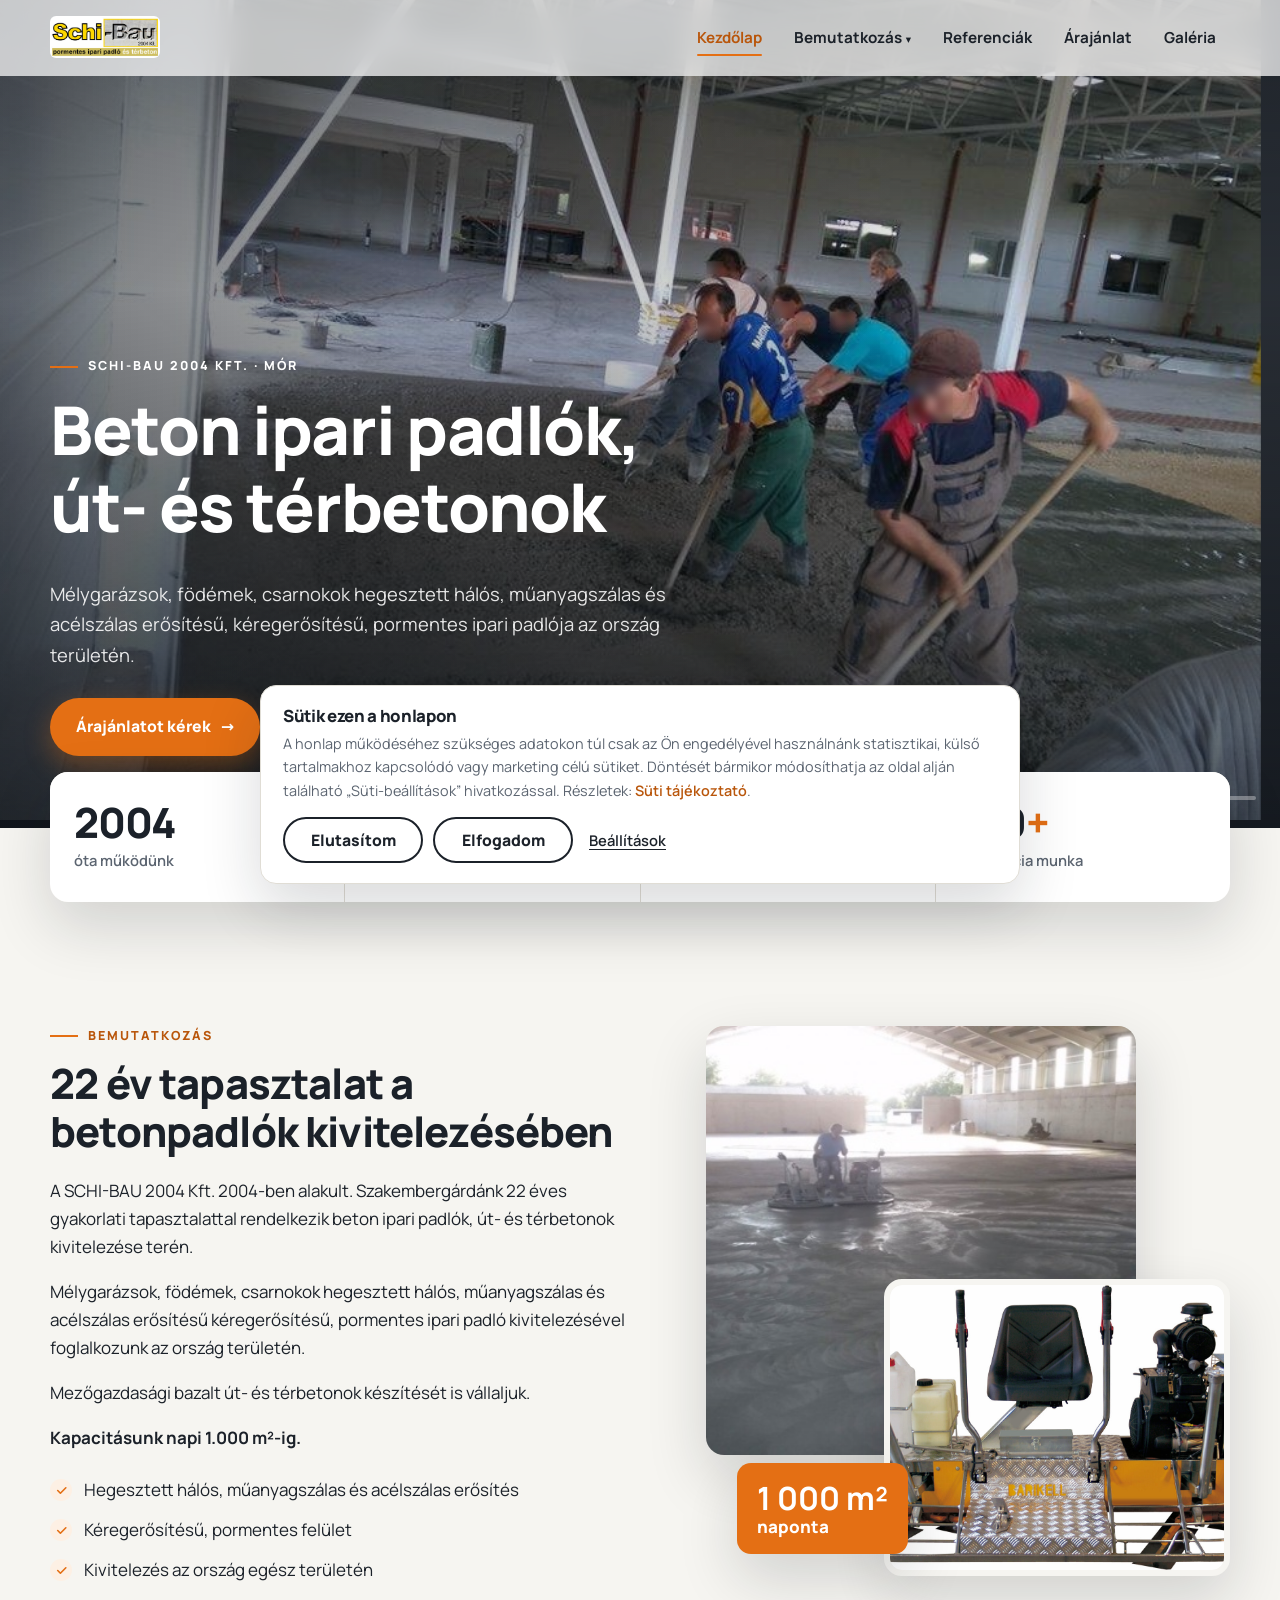
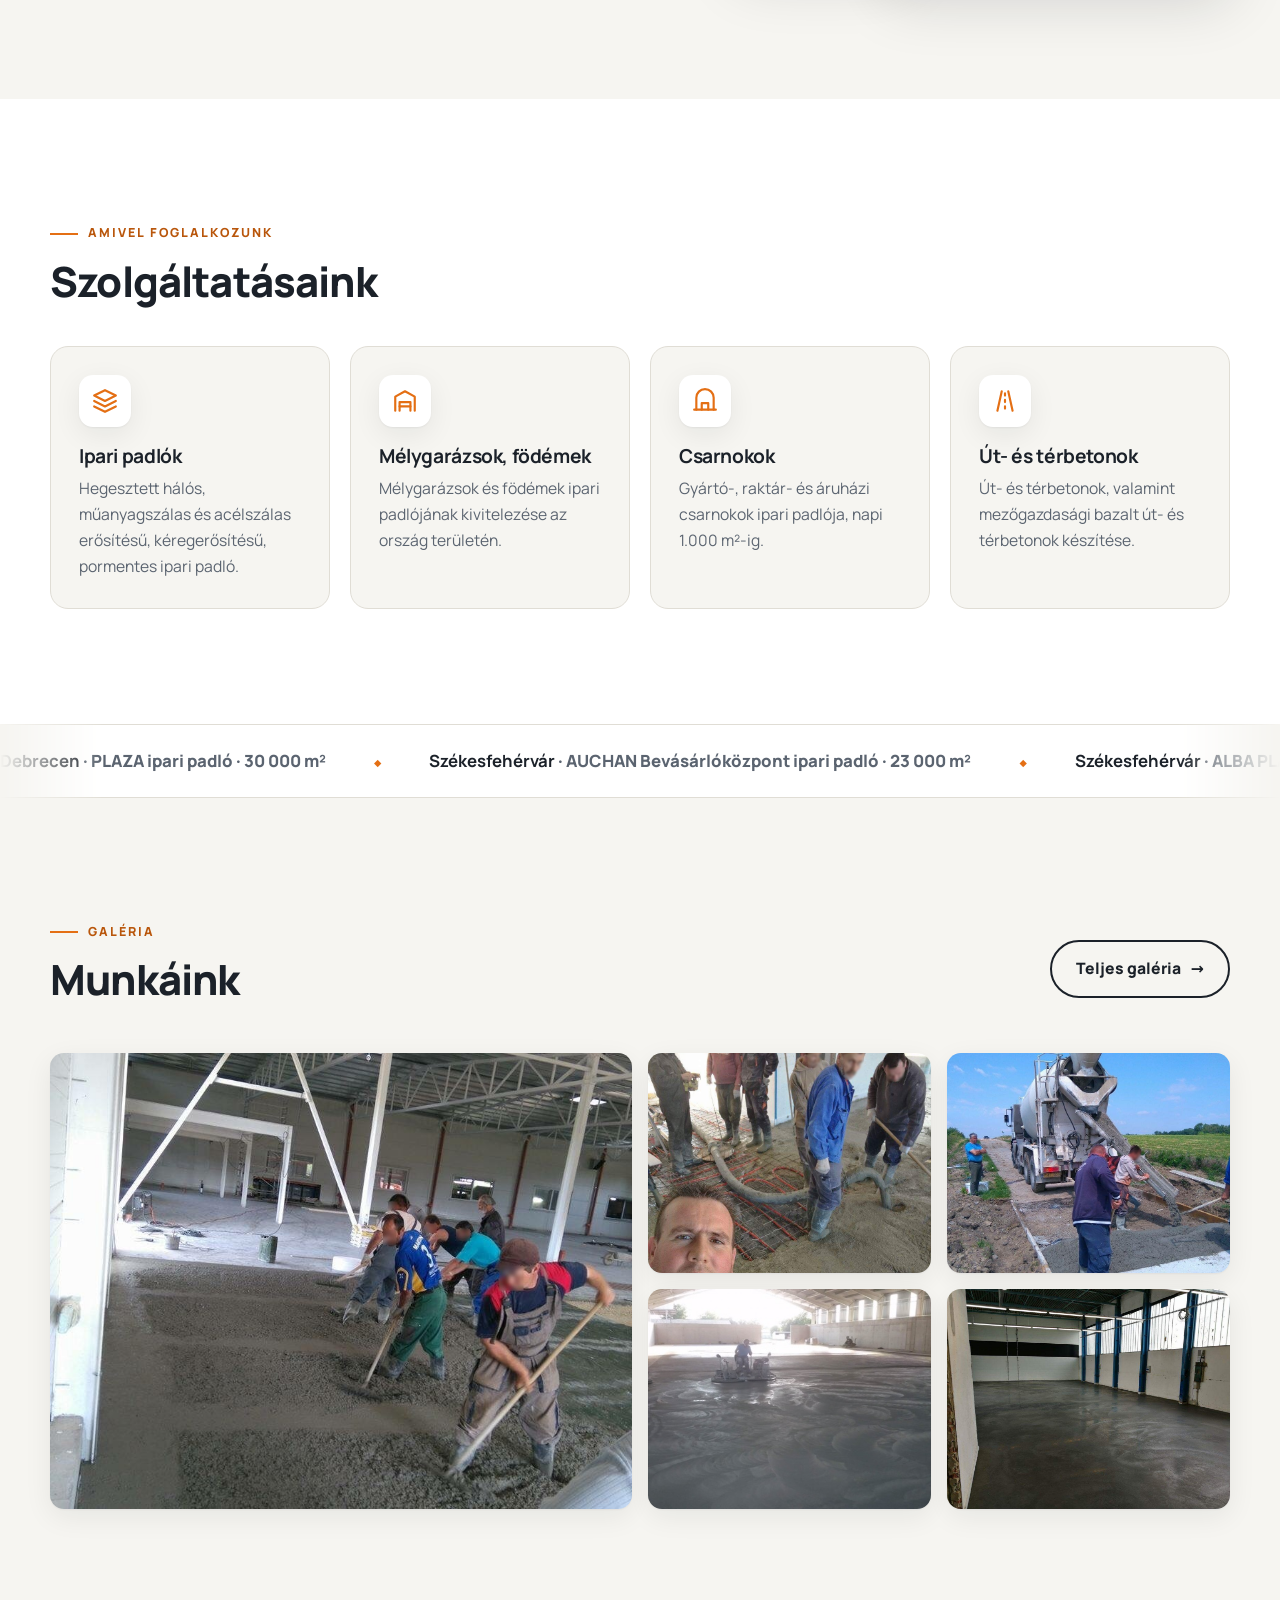
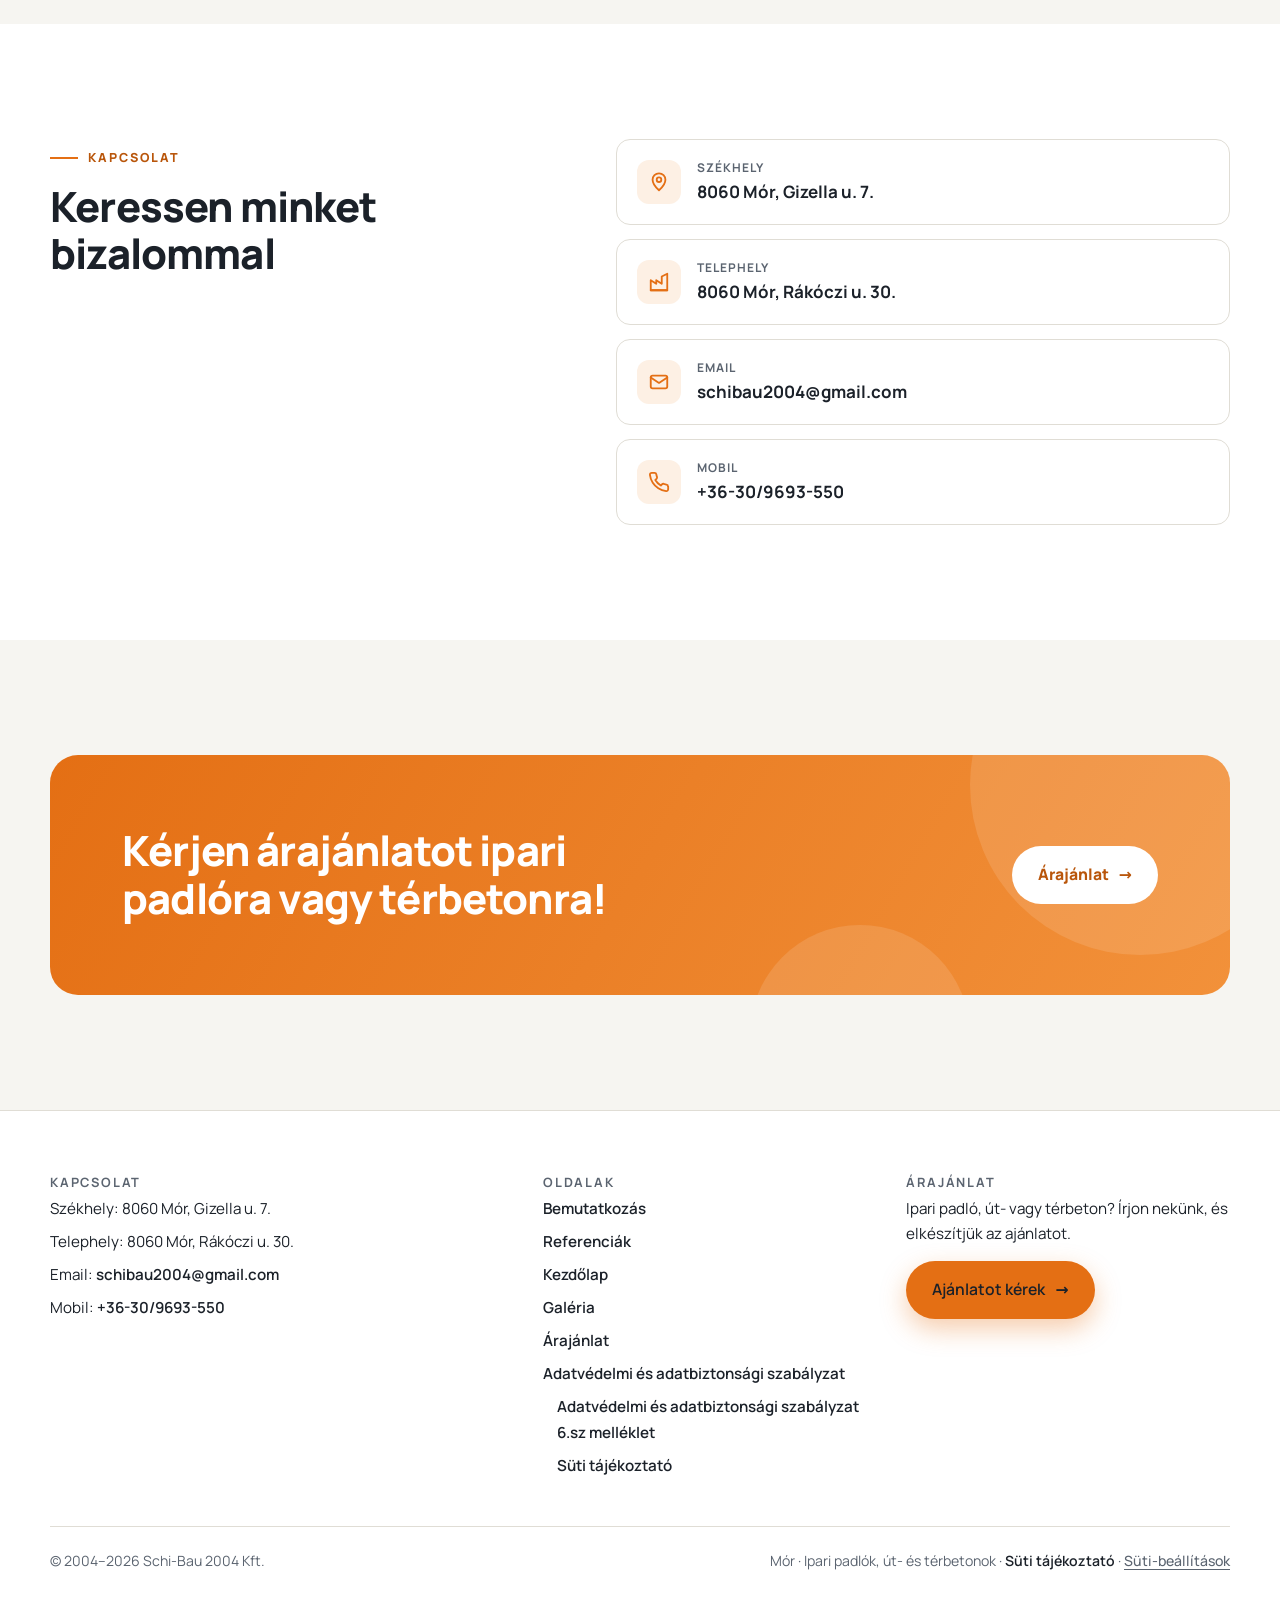
<file: index.html>
<!doctype html>
<html lang="hu">
<head>
<meta charset="utf-8">
<meta name="viewport" content="width=device-width, initial-scale=1">
<title>Schi-Bau 2004 – Ipari padlók, út- és térbetonok</title>
<meta name="description" content="A SCHI-BAU 2004 Kft. beton ipari padlók, út- és térbetonok kivitelezésével foglalkozik az ország területén. Kapacitásunk napi 1.000 m²-ig.">
<meta name="theme-color" content="#ffffff">
<meta property="og:title" content="Schi-Bau 2004 – Ipari padlók, út- és térbetonok">
<meta property="og:description" content="A SCHI-BAU 2004 Kft. beton ipari padlók, út- és térbetonok kivitelezésével foglalkozik az ország területén. Kapacitásunk napi 1.000 m²-ig.">
<meta property="og:type" content="website">
<meta property="og:locale" content="hu_HU">
<link rel="icon" href="favicon.svg" type="image/svg+xml">
<link rel="preload" href="fonts/manrope-latin-wght-normal.woff2" as="font" type="font/woff2" crossorigin>
<link rel="stylesheet" href="css/style.css">
</head>
<body>
<a class="sr-only" href="#main">Ugrás a tartalomra</a>
<header class="site-header">
  <div class="container">
    <a class="brand" href="index.html" aria-label="Schi-Bau 2004 – Kezdőlap">
      <img src="images/logo.jpg" data-orig="https://schi-bau.hu/wp-content/uploads/2017/08/Schi-Bau_fejlec.jpg" alt="Schi-Bau 2004" class="" loading="eager" decoding="async" onerror="if(this.dataset.orig&amp;&amp;this.src!==this.dataset.orig){this.src=this.dataset.orig}">
    </a>
    <button class="nav-toggle" type="button" aria-label="Menü" aria-controls="nav" aria-expanded="false"><span></span></button>
    <nav class="nav" id="nav" aria-label="Főmenü"><ul><li><a href="index.html" aria-current="page">Kezdőlap</a></li><li class="has-sub"><a href="index.html#bemutatkozas">Bemutatkozás<span class="caret" aria-hidden="true">▾</span></a><ul class="sub"><li><a href="adatvedelem.html">Adatvédelmi és adatbiztonsági szabályzat</a><ul class="sub"><li><a href="adatvedelem-6-melleklet.html">Adatvédelmi és adatbiztonsági szabályzat 6.sz melléklet</a></li><li><a href="suti-tajekoztato.html">Süti tájékoztató</a></li></ul></li></ul></li><li><a href="referenciak.html">Referenciák</a></li><li><a href="arajanlat.html">Árajánlat</a></li><li><a href="galeria.html">Galéria</a></li></ul></nav>
  </div>
</header>
<main id="main">
<section class="hero">
  <div class="hero-slides">
<img src="images/munkaink/3.jpg" data-orig="https://schi-bau.hu/wp-content/gallery/munkaink/3.jpg" alt="Munkáink" class="" loading="eager" decoding="async" onerror="if(this.dataset.orig&amp;&amp;this.src!==this.dataset.orig){this.src=this.dataset.orig}">
<img src="images/munkaink/IMG_1279.jpg" data-orig="https://schi-bau.hu/wp-content/gallery/munkaink/IMG_1279.jpg" alt="Munkáink" class="" loading="lazy" decoding="async" aria-hidden="true" onerror="if(this.dataset.orig&amp;&amp;this.src!==this.dataset.orig){this.src=this.dataset.orig}">
<img src="images/munkaink/1.jpg" data-orig="https://schi-bau.hu/wp-content/gallery/munkaink/1.jpg" alt="Munkáink" class="" loading="lazy" decoding="async" aria-hidden="true" onerror="if(this.dataset.orig&amp;&amp;this.src!==this.dataset.orig){this.src=this.dataset.orig}">
<img src="images/munkaink/5.jpg" data-orig="https://schi-bau.hu/wp-content/gallery/munkaink/5.jpg" alt="Munkáink" class="" loading="lazy" decoding="async" aria-hidden="true" onerror="if(this.dataset.orig&amp;&amp;this.src!==this.dataset.orig){this.src=this.dataset.orig}">
  </div>
  <div class="container">
    <div class="eyebrow reveal" style="color:#fff">SCHI-BAU 2004 Kft. · Mór</div>
    <h1 class="reveal" style="--d:.1s">Beton ipari padlók, út- és térbetonok</h1>
    <p class="lead reveal" style="--d:.2s">Mélygarázsok, födémek, csarnokok hegesztett hálós, műanyagszálas és acélszálas erősítésű, kéregerősítésű, pormentes ipari padlója az ország területén.</p>
    <div class="hero-actions reveal" style="--d:.3s">
      <a class="btn btn--primary" href="arajanlat.html">Árajánlatot kérek <span class="arrow">→</span></a>
      <a class="btn btn--ghost" href="referenciak.html">Referenciák</a>
    </div>
  </div>
  <div class="hero-dots" aria-label="Képváltó"></div>
</section>

<section class="stats">
  <div class="container">
    <div class="stats-grid reveal">
      <div class="stat"><strong>2004</strong><span>óta működünk</span></div>
      <div class="stat"><strong><span data-count="22">22</span> <em>év</em></strong><span>szakmai tapasztalat</span></div>
      <div class="stat"><strong><span data-count="1000">1 000</span> <em>m²</em></strong><span>napi kapacitás</span></div>
      <div class="stat"><strong><span data-count="129">129</span><em>+</em></strong><span>referencia munka</span></div>
    </div>
  </div>
</section>

<section class="section" id="bemutatkozas">
  <div class="container split">
    <div>
      <div class="eyebrow reveal">Bemutatkozás</div>
      <h2 class="reveal" style="--d:.05s">22 év tapasztalat a betonpadlók kivitelezésében</h2>
      <p class="reveal" style="--d:.1s">A SCHI-BAU 2004 Kft. 2004-ben alakult. Szakembergárdánk 22 éves gyakorlati tapasztalattal rendelkezik beton ipari padlók, út- és térbetonok kivitelezése terén.</p>
      <p class="reveal" style="--d:.15s">Mélygarázsok, födémek, csarnokok hegesztett hálós, műanyagszálas és acélszálas erősítésű kéregerősítésű, pormentes ipari padló kivitelezésével foglalkozunk az ország területén.</p>
      <p class="reveal" style="--d:.2s">Mezőgazdasági bazalt út- és térbetonok készítését is vállaljuk.</p>
      <p class="reveal" style="--d:.25s"><strong>Kapacitásunk napi 1.000 m²-ig.</strong></p>
      <ul class="checklist">
        <li class="reveal" style="--d:.3s">Hegesztett hálós, műanyagszálas és acélszálas erősítés</li>
        <li class="reveal" style="--d:.35s">Kéregerősítésű, pormentes felület</li>
        <li class="reveal" style="--d:.4s">Kivitelezés az ország egész területén</li>
      </ul>
    </div>
    <div class="media-stack reveal reveal--right">
      <figure class="m1"><img src="images/munkaink/IMG_1279.jpg" data-orig="https://schi-bau.hu/wp-content/gallery/munkaink/IMG_1279.jpg" alt="Munkáink" class="lazy-fade" loading="lazy" decoding="async" onerror="if(this.dataset.orig&amp;&amp;this.src!==this.dataset.orig){this.src=this.dataset.orig}"></figure>
      <figure class="m2"><img src="images/gepek/mk8-120.jpg" data-orig="https://schi-bau.hu/wp-content/gallery/gepek/mk8-120.jpg" alt="mk8-120" class="lazy-fade" loading="lazy" decoding="async" onerror="if(this.dataset.orig&amp;&amp;this.src!==this.dataset.orig){this.src=this.dataset.orig}"></figure>
      <div class="badge"><b>1 000 m²</b>naponta</div>
    </div>
  </div>
</section>

<section class="section section--alt">
  <div class="container">
    <div class="eyebrow reveal">Amivel foglalkozunk</div>
    <h2 class="reveal" style="--d:.05s">Szolgáltatásaink</h2>
    <div class="cards">
      <article class="card reveal" style="--d:.05s"><div class="icon"><svg width="26" height="26" viewBox="0 0 24 24" fill="none" stroke="currentColor" stroke-width="2" stroke-linecap="round" stroke-linejoin="round"><path d="M12 2l10 5-10 5L2 7z"/><path d="M2 17l10 5 10-5"/><path d="M2 12l10 5 10-5"/></svg></div><h3>Ipari padlók</h3><p>Hegesztett hálós, műanyagszálas és acélszálas erősítésű, kéregerősítésű, pormentes ipari padló.</p></article>
      <article class="card reveal" style="--d:.12s"><div class="icon"><svg width="26" height="26" viewBox="0 0 24 24" fill="none" stroke="currentColor" stroke-width="2" stroke-linecap="round" stroke-linejoin="round"><path d="M3 21V8l9-5 9 5v13"/><path d="M7 21v-8h10v8"/><path d="M7 17h10"/></svg></div><h3>Mélygarázsok, födémek</h3><p>Mélygarázsok és födémek ipari padlójának kivitelezése az ország területén.</p></article>
      <article class="card reveal" style="--d:.19s"><div class="icon"><svg width="26" height="26" viewBox="0 0 24 24" fill="none" stroke="currentColor" stroke-width="2" stroke-linecap="round" stroke-linejoin="round"><path d="M2 20h20"/><path d="M4 20V9a8 8 0 0 1 16 0v11"/><path d="M9 20v-6h6v6"/></svg></div><h3>Csarnokok</h3><p>Gyártó-, raktár- és áruházi csarnokok ipari padlója, napi 1.000 m²-ig.</p></article>
      <article class="card reveal" style="--d:.26s"><div class="icon"><svg width="26" height="26" viewBox="0 0 24 24" fill="none" stroke="currentColor" stroke-width="2" stroke-linecap="round" stroke-linejoin="round"><path d="M5 21L9 3"/><path d="M19 21L15 3"/><path d="M12 5v2M12 11v2M12 17v2"/></svg></div><h3>Út- és térbetonok</h3><p>Út- és térbetonok, valamint mezőgazdasági bazalt út- és térbetonok készítése.</p></article>
    </div>
  </div>
</section>

<div class="marquee" aria-label="Kiemelt referenciák">
  <div class="marquee-track"><span><b>Debrecen</b> · PLAZA ipari padló · 30 000 m²</span><span><b>Székesfehérvár</b> · AUCHAN Bevásárlóközpont ipari padló · 23 000 m²</span><span><b>Székesfehérvár</b> · ALBA PLAZA ipari padló · 17 000 m²</span><span><b>Budapest</b> · MOM PARK ipari padló · 12 000 m²</span><span><b>Ócsa</b> · NAGÉV-CINK KFT. horganyzó üzem bazalt út- és térburkolat · 12 000 m²</span><span><b>Szentgotthárd</b> · OPEL Autógyár külső térbeton · 11 000 m²</span><span><b>Csepel</b> · Színesfémhulladék Gyűjtő és Feldolgozó Telep ipari padló · 9 300 m²</span><span><b>Dunaújváros</b> · DUNAFERR csarnok ipari padló · 9 300 m²</span><span><b>Sopronkövesd</b> · Autoliv csarnok ipari padló · 6 600 m²</span><span><b>Mosonmagyaróvár</b> · útbetonozás · 6 500 m²</span><span><b>Sopron</b> · GYSEV csarnok külső térbeton · 5 500 m²</span><span><b>Medina</b> · út és térbeton · 5 500 m²</span><span><b>Székesfehérvár</b> · LIGNUM EURÓPA Faipari Csarnok ipari padló · 5 300 m²</span><span><b>Körmend</b> · TESCO Áruház ipari padló · 5 100 m²</span><span aria-hidden="true"><b>Debrecen</b> · PLAZA ipari padló · 30 000 m²</span><span aria-hidden="true"><b>Székesfehérvár</b> · AUCHAN Bevásárlóközpont ipari padló · 23 000 m²</span><span aria-hidden="true"><b>Székesfehérvár</b> · ALBA PLAZA ipari padló · 17 000 m²</span><span aria-hidden="true"><b>Budapest</b> · MOM PARK ipari padló · 12 000 m²</span><span aria-hidden="true"><b>Ócsa</b> · NAGÉV-CINK KFT. horganyzó üzem bazalt út- és térburkolat · 12 000 m²</span><span aria-hidden="true"><b>Szentgotthárd</b> · OPEL Autógyár külső térbeton · 11 000 m²</span><span aria-hidden="true"><b>Csepel</b> · Színesfémhulladék Gyűjtő és Feldolgozó Telep ipari padló · 9 300 m²</span><span aria-hidden="true"><b>Dunaújváros</b> · DUNAFERR csarnok ipari padló · 9 300 m²</span><span aria-hidden="true"><b>Sopronkövesd</b> · Autoliv csarnok ipari padló · 6 600 m²</span><span aria-hidden="true"><b>Mosonmagyaróvár</b> · útbetonozás · 6 500 m²</span><span aria-hidden="true"><b>Sopron</b> · GYSEV csarnok külső térbeton · 5 500 m²</span><span aria-hidden="true"><b>Medina</b> · út és térbeton · 5 500 m²</span><span aria-hidden="true"><b>Székesfehérvár</b> · LIGNUM EURÓPA Faipari Csarnok ipari padló · 5 300 m²</span><span aria-hidden="true"><b>Körmend</b> · TESCO Áruház ipari padló · 5 100 m²</span></div>
</div>

<section class="section">
  <div class="container">
    <div class="ref-tools">
      <div>
        <div class="eyebrow reveal">Galéria</div>
        <h2 class="reveal" style="--d:.05s">Munkáink</h2>
      </div>
      <a class="btn btn--outline reveal" href="galeria.html">Teljes galéria <span class="arrow">→</span></a>
    </div>
    <div class="gallery gallery--feature">
<a href="images/munkaink/3.jpg" data-orig="https://schi-bau.hu/wp-content/gallery/munkaink/3.jpg" data-lightbox="home" data-caption="Munkáink" class="reveal reveal--zoom"><img src="images/munkaink/3.jpg" data-orig="https://schi-bau.hu/wp-content/gallery/munkaink/3.jpg" alt="3" class="lazy-fade" loading="lazy" decoding="async" onerror="if(this.dataset.orig&amp;&amp;this.src!==this.dataset.orig){this.src=this.dataset.orig}"></a>
<a href="images/munkaink/2.jpg" data-orig="https://schi-bau.hu/wp-content/gallery/munkaink/2.jpg" data-lightbox="home" data-caption="Munkáink" class="reveal reveal--zoom"><img src="images/munkaink/2.jpg" data-orig="https://schi-bau.hu/wp-content/gallery/munkaink/2.jpg" alt="2" class="lazy-fade" loading="lazy" decoding="async" onerror="if(this.dataset.orig&amp;&amp;this.src!==this.dataset.orig){this.src=this.dataset.orig}"></a>
<a href="images/munkaink/1.jpg" data-orig="https://schi-bau.hu/wp-content/gallery/munkaink/1.jpg" data-lightbox="home" data-caption="Munkáink" class="reveal reveal--zoom"><img src="images/munkaink/1.jpg" data-orig="https://schi-bau.hu/wp-content/gallery/munkaink/1.jpg" alt="1" class="lazy-fade" loading="lazy" decoding="async" onerror="if(this.dataset.orig&amp;&amp;this.src!==this.dataset.orig){this.src=this.dataset.orig}"></a>
<a href="images/munkaink/IMG_1279.jpg" data-orig="https://schi-bau.hu/wp-content/gallery/munkaink/IMG_1279.jpg" data-lightbox="home" data-caption="Munkáink" class="reveal reveal--zoom"><img src="images/munkaink/IMG_1279.jpg" data-orig="https://schi-bau.hu/wp-content/gallery/munkaink/IMG_1279.jpg" alt="IMG_1279" class="lazy-fade" loading="lazy" decoding="async" onerror="if(this.dataset.orig&amp;&amp;this.src!==this.dataset.orig){this.src=this.dataset.orig}"></a>
<a href="images/munkaink/5.jpg" data-orig="https://schi-bau.hu/wp-content/gallery/munkaink/5.jpg" data-lightbox="home" data-caption="Munkáink" class="reveal reveal--zoom"><img src="images/munkaink/5.jpg" data-orig="https://schi-bau.hu/wp-content/gallery/munkaink/5.jpg" alt="5" class="lazy-fade" loading="lazy" decoding="async" onerror="if(this.dataset.orig&amp;&amp;this.src!==this.dataset.orig){this.src=this.dataset.orig}"></a>
    </div>
  </div>
</section>

<section class="section section--alt" id="kapcsolat">
  <div class="container contact-grid">
    <div>
      <div class="eyebrow reveal">Kapcsolat</div>
      <h2 class="reveal" style="--d:.05s">Keressen minket bizalommal</h2>
      <p class="lead reveal" style="--d:.1s">Székhelyünk és telephelyünk Móron található, munkáinkat az ország egész területén vállaljuk.</p>
    </div>
    <ul class="info-list">
  <li class="reveal"><span class="ic"><svg width="22" height="22" viewBox="0 0 24 24" fill="none" stroke="currentColor" stroke-width="2" stroke-linecap="round" stroke-linejoin="round"><path d="M12 21s-7-6.2-7-11.5A7 7 0 0 1 19 9.5C19 14.8 12 21 12 21z"/><circle cx="12" cy="9.5" r="2.5"/></svg></span><div><small>Székhely</small><span>8060 Mór, Gizella u. 7.</span></div></li>
  <li class="reveal" style="--d:.08s"><span class="ic"><svg width="22" height="22" viewBox="0 0 24 24" fill="none" stroke="currentColor" stroke-width="2" stroke-linecap="round" stroke-linejoin="round"><path d="M3 21V10l6 4V10l6 4V6l6-3v18z"/><path d="M3 21h18"/></svg></span><div><small>Telephely</small><span>8060 Mór, Rákóczi u. 30.</span></div></li>
  <li class="reveal" style="--d:.16s"><span class="ic"><svg width="22" height="22" viewBox="0 0 24 24" fill="none" stroke="currentColor" stroke-width="2" stroke-linecap="round" stroke-linejoin="round"><rect x="3" y="5" width="18" height="14" rx="2"/><path d="M3 7l9 6 9-6"/></svg></span><div><small>Email</small><a href="mailto:schibau2004@gmail.com">schibau2004@gmail.com</a></div></li>
  <li class="reveal" style="--d:.24s"><span class="ic"><svg width="22" height="22" viewBox="0 0 24 24" fill="none" stroke="currentColor" stroke-width="2" stroke-linecap="round" stroke-linejoin="round"><path d="M22 16.9v3a2 2 0 0 1-2.2 2 19.8 19.8 0 0 1-8.6-3.1 19.5 19.5 0 0 1-6-6A19.8 19.8 0 0 1 2.1 4.2 2 2 0 0 1 4.1 2h3a2 2 0 0 1 2 1.7c.1.9.4 1.8.7 2.7a2 2 0 0 1-.5 2.1L8 9.8a16 16 0 0 0 6 6l1.3-1.3a2 2 0 0 1 2.1-.4c.9.3 1.8.6 2.7.7a2 2 0 0 1 1.7 2z"/></svg></span><div><small>Mobil</small><a href="tel:+36309693550">+36-30/9693-550</a></div></li>
</ul>
  </div>
</section>

<section class="section">
  <div class="container">
    <div class="cta-band reveal reveal--zoom">
      <h2>Kérjen árajánlatot ipari padlóra vagy térbetonra!</h2>
      <a class="btn" href="arajanlat.html">Árajánlat <span class="arrow">→</span></a>
    </div>
  </div>
</section>
</main>
<footer class="site-footer">
  <div class="container">
    <div class="footer-grid">
      <div>
        <h3>Kapcsolat</h3>
        <ul>
          <li>Székhely: 8060 Mór, Gizella u. 7.</li>
          <li>Telephely: 8060 Mór, Rákóczi u. 30.</li>
          <li>Email: <a href="mailto:schibau2004@gmail.com">schibau2004@gmail.com</a></li>
          <li>Mobil: <a href="tel:+36309693550">+36-30/9693-550</a></li>
        </ul>
      </div>
      <div>
        <h3>Oldalak</h3>
        <ul>
          <li><a href="index.html#bemutatkozas">Bemutatkozás</a></li>
          <li><a href="referenciak.html">Referenciák</a></li>
          <li><a href="index.html">Kezdőlap</a></li>
          <li><a href="galeria.html">Galéria</a></li>
          <li><a href="arajanlat.html">Árajánlat</a></li>
          <li><a href="adatvedelem.html">Adatvédelmi és adatbiztonsági szabályzat</a>
            <ul><li><a href="adatvedelem-6-melleklet.html">Adatvédelmi és adatbiztonsági szabályzat 6.sz melléklet</a></li><li><a href="suti-tajekoztato.html">Süti tájékoztató</a></li></ul>
          </li>
        </ul>
      </div>
      <div>
        <h3>Árajánlat</h3>
        <p>Ipari padló, út- vagy térbeton? Írjon nekünk, és elkészítjük az ajánlatot.</p>
        <a class="btn btn--primary" href="arajanlat.html">Ajánlatot kérek <span class="arrow">→</span></a>
      </div>
    </div>
    <div class="footer-bottom">
      <span>© 2004–2026 Schi-Bau 2004 Kft.</span>
      <span>Mór · Ipari padlók, út- és térbetonok · <a href="suti-tajekoztato.html">Süti tájékoztató</a> · <button type="button" class="consent-link" data-consent-open>Süti-beállítások</button></span>
    </div>
  </div>
</footer>
<button class="to-top" type="button" aria-label="Vissza a lap tetejére">↑</button>
<script src="js/consent.js" defer></script>
<script src="js/main.js" defer></script>
</body>
</html>
</file>
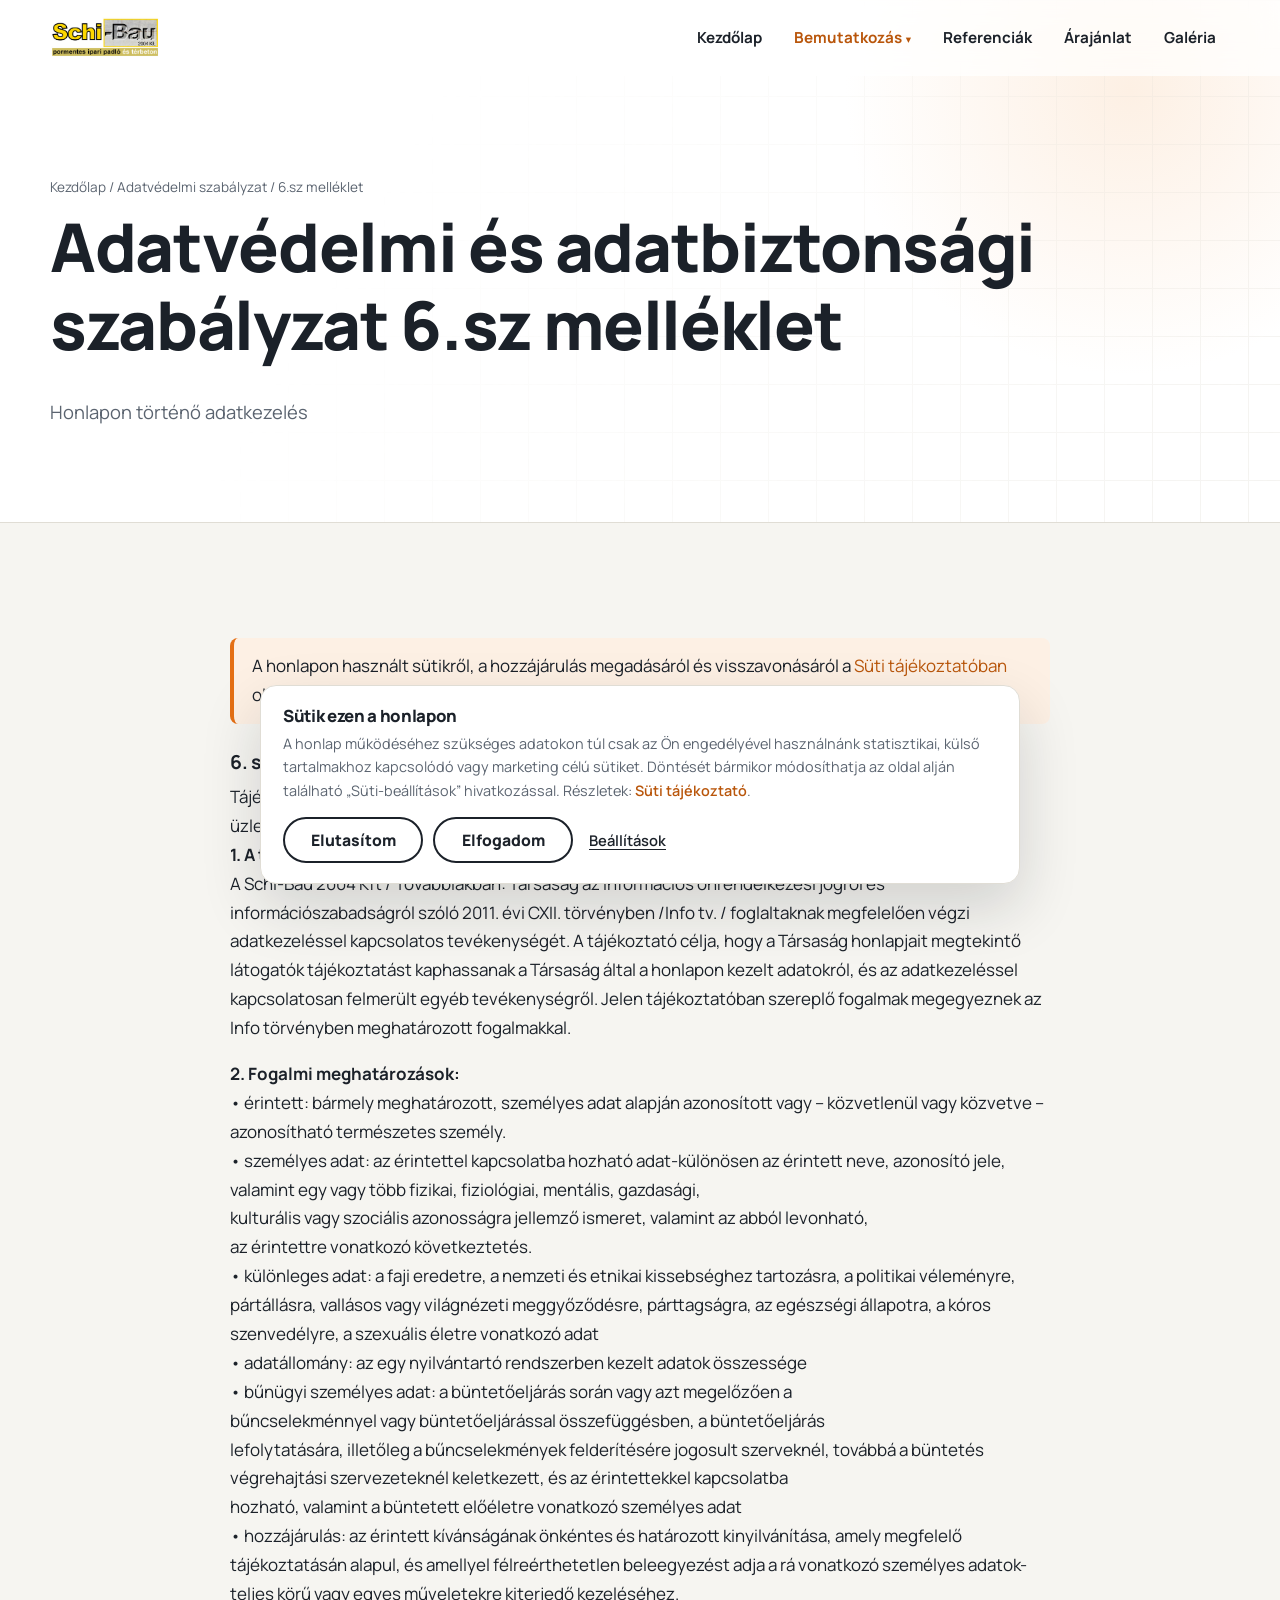
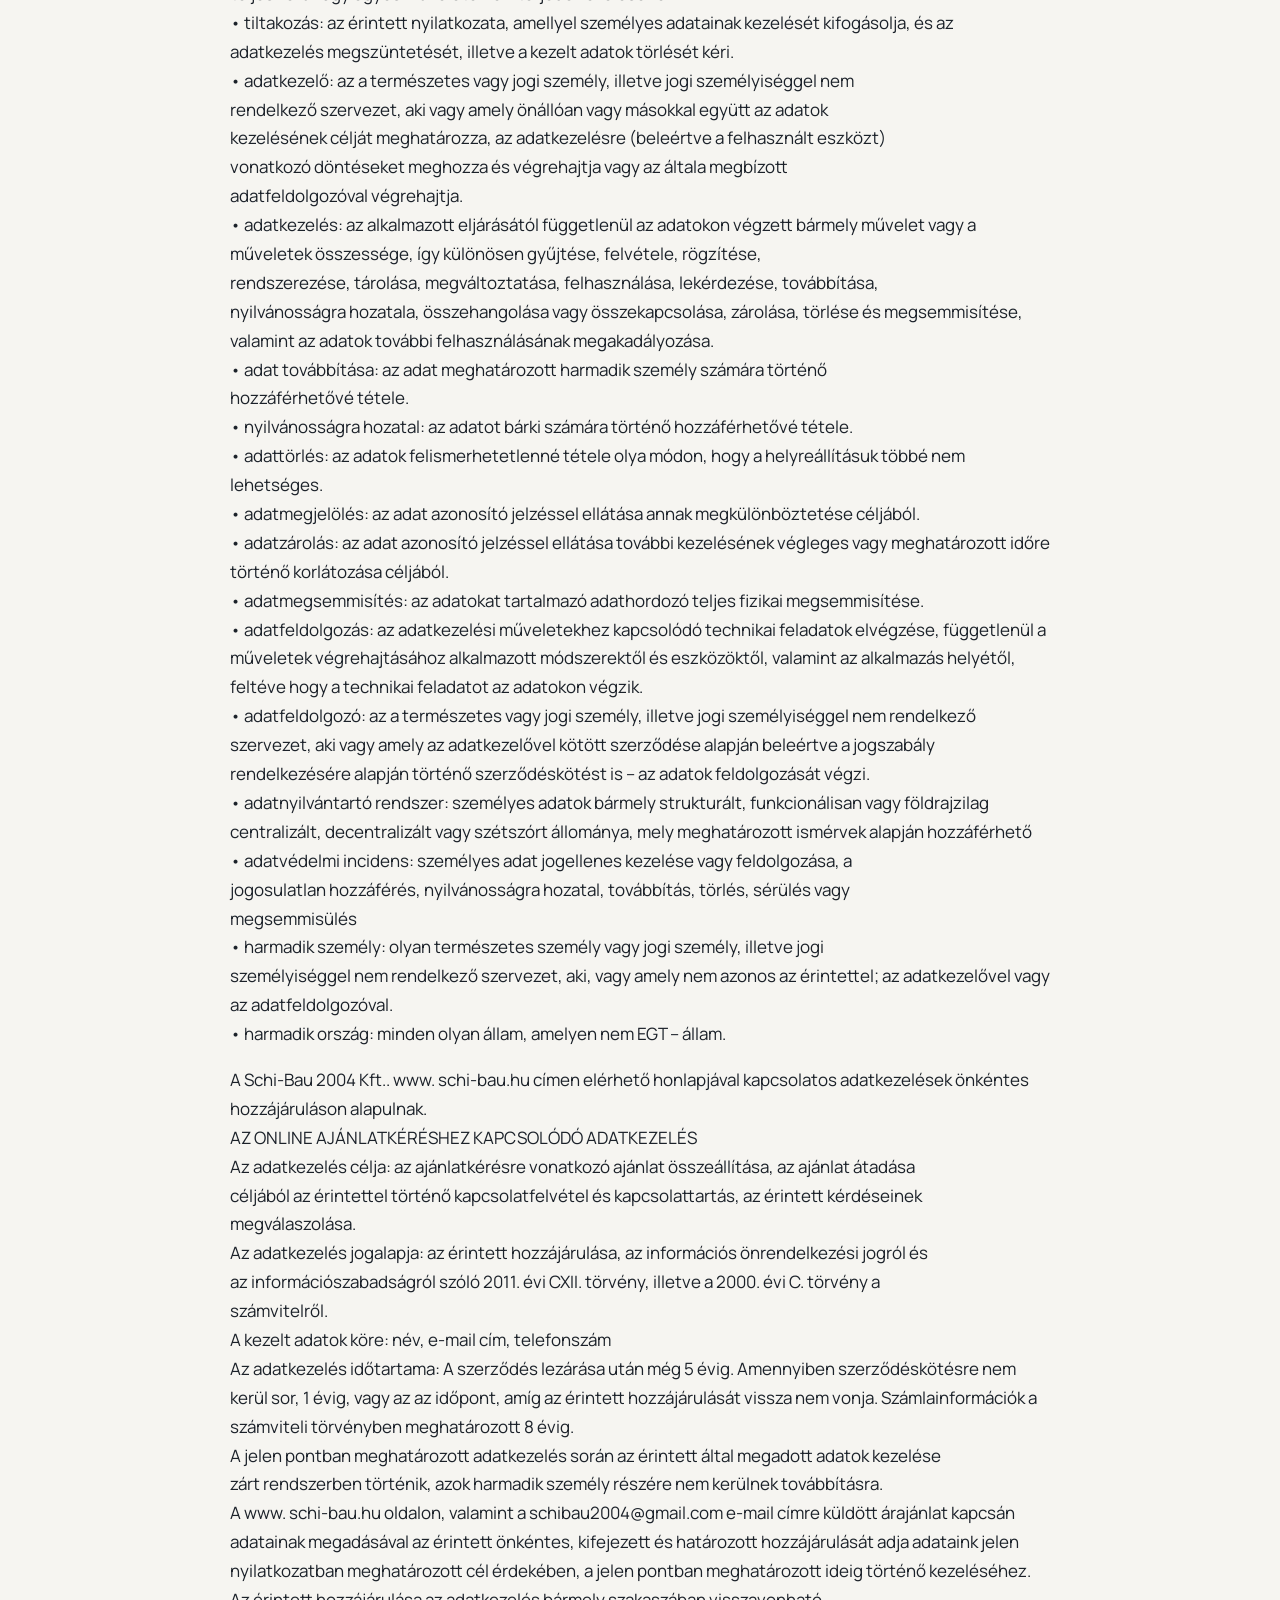
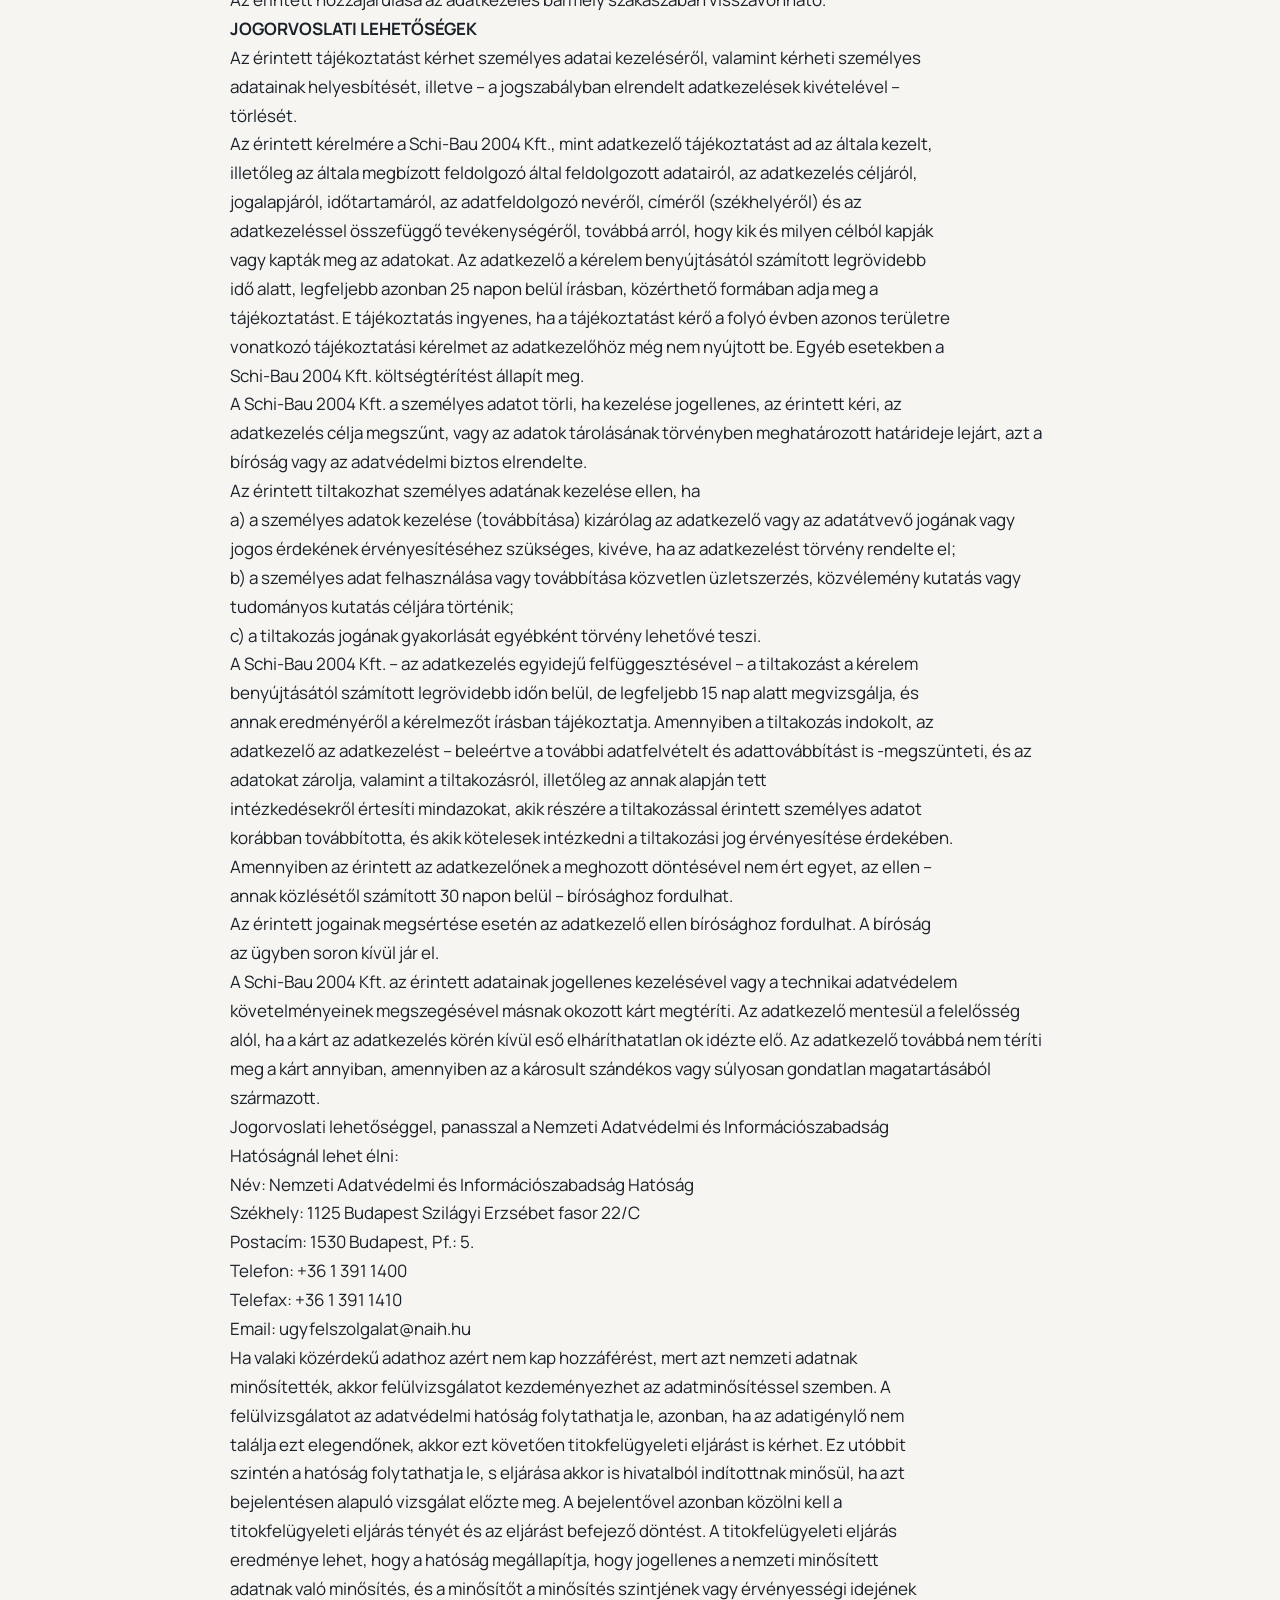
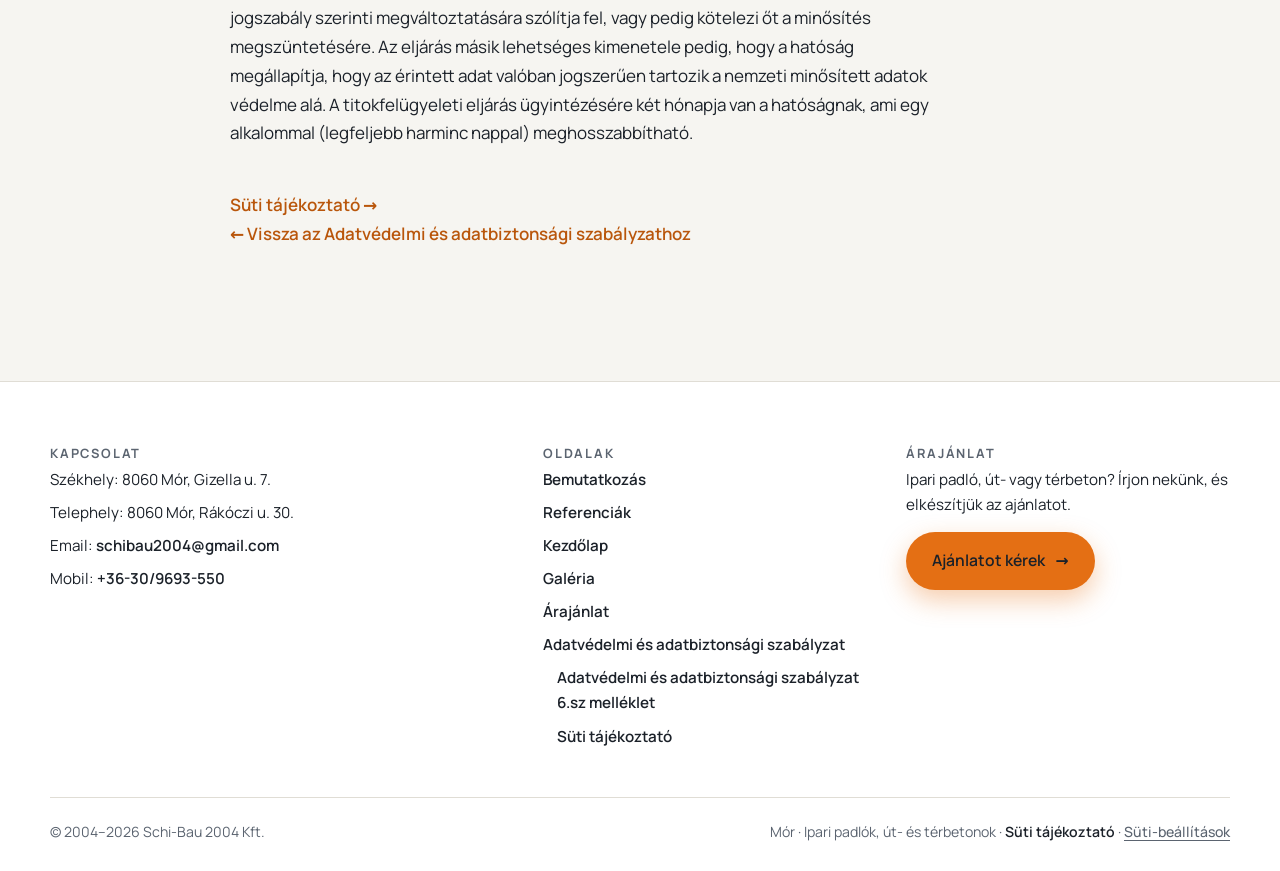
<file: adatvedelem-6-melleklet.html>
<!doctype html>
<html lang="hu">
<head>
<meta charset="utf-8">
<meta name="viewport" content="width=device-width, initial-scale=1">
<title>Adatvédelmi szabályzat 6.sz melléklet – Schi-Bau 2004</title>
<meta name="description" content="Honlapon történő adatkezelés – a Schi-Bau 2004 Kft. adatvédelmi szabályzatának 6. számú melléklete.">
<meta name="theme-color" content="#ffffff">
<meta property="og:title" content="Adatvédelmi szabályzat 6.sz melléklet – Schi-Bau 2004">
<meta property="og:description" content="Honlapon történő adatkezelés – a Schi-Bau 2004 Kft. adatvédelmi szabályzatának 6. számú melléklete.">
<meta property="og:type" content="website">
<meta property="og:locale" content="hu_HU">
<link rel="icon" href="favicon.svg" type="image/svg+xml">
<link rel="preload" href="fonts/manrope-latin-wght-normal.woff2" as="font" type="font/woff2" crossorigin>
<link rel="stylesheet" href="css/style.css">
</head>
<body>
<a class="sr-only" href="#main">Ugrás a tartalomra</a>
<header class="site-header">
  <div class="container">
    <a class="brand" href="index.html" aria-label="Schi-Bau 2004 – Kezdőlap">
      <img src="images/logo.jpg" data-orig="https://schi-bau.hu/wp-content/uploads/2017/08/Schi-Bau_fejlec.jpg" alt="Schi-Bau 2004" class="" loading="eager" decoding="async" onerror="if(this.dataset.orig&amp;&amp;this.src!==this.dataset.orig){this.src=this.dataset.orig}">
    </a>
    <button class="nav-toggle" type="button" aria-label="Menü" aria-controls="nav" aria-expanded="false"><span></span></button>
    <nav class="nav" id="nav" aria-label="Főmenü"><ul><li><a href="index.html">Kezdőlap</a></li><li class="has-sub"><a href="index.html#bemutatkozas" aria-current="page">Bemutatkozás<span class="caret" aria-hidden="true">▾</span></a><ul class="sub"><li><a href="adatvedelem.html">Adatvédelmi és adatbiztonsági szabályzat</a><ul class="sub"><li><a href="adatvedelem-6-melleklet.html" aria-current="page">Adatvédelmi és adatbiztonsági szabályzat 6.sz melléklet</a></li><li><a href="suti-tajekoztato.html">Süti tájékoztató</a></li></ul></li></ul></li><li><a href="referenciak.html">Referenciák</a></li><li><a href="arajanlat.html">Árajánlat</a></li><li><a href="galeria.html">Galéria</a></li></ul></nav>
  </div>
</header>
<main id="main">
<section class="page-hero">
  <div class="container">
    <div class="breadcrumb reveal"><a href="index.html">Kezdőlap</a> / <a href="adatvedelem.html">Adatvédelmi szabályzat</a> / 6.sz melléklet</div>
    <h1 class="reveal" style="--d:.05s">Adatvédelmi és adatbiztonsági szabályzat 6.sz melléklet</h1>
    <p class="lead reveal" style="--d:.15s">Honlapon történő adatkezelés</p>
  </div>
</section>
<section class="section">
  <div class="container prose">
    <article class="policy">
<p class="policy-note">A honlapon használt sütikről, a hozzájárulás megadásáról és visszavonásáról a <a href="suti-tajekoztato.html">Süti tájékoztatóban</a> olvashat. Süti-beállításait <button type="button" class="consent-link" data-consent-open>itt módosíthatja</button>.</p>
<h3>6. sz. melléklet: Honlapon történő adatkezelés</h3>
<p>Tájékoztató a Schi-Bau 2004 Kft. honlapján megvalósuló adatkezelésről, valamint a Schi-Bau 2004 Kft. üzleti partnereire vonatkozó Általános Szerződési Feltételekről<br />
<strong>1. A tájékoztató célja:</strong><br />
A Schi-Bau 2004 Kft / Továbbiakban: Társaság az információs önrendelkezési jogról és információszabadságról szóló 2011. évi CXII. törvényben /Info tv. / foglaltaknak megfelelően végzi adatkezeléssel kapcsolatos tevékenységét. A tájékoztató célja, hogy a Társaság honlapjait megtekintő látogatók tájékoztatást kaphassanak a Társaság által a honlapon kezelt adatokról, és az adatkezeléssel kapcsolatosan felmerült egyéb tevékenységről. Jelen tájékoztatóban szereplő fogalmak megegyeznek az Info törvényben meghatározott fogalmakkal.</p>
<p><strong>2. Fogalmi meghatározások:</strong><br />
• érintett: bármely meghatározott, személyes adat alapján azonosított vagy – közvetlenül vagy közvetve &#8211; azonosítható természetes személy.<br />
• személyes adat: az érintettel kapcsolatba hozható adat-különösen az érintett neve, azonosító jele, valamint egy vagy több fizikai, fiziológiai, mentális, gazdasági,<br />
kulturális vagy szociális azonosságra jellemző ismeret, valamint az abból levonható,<br />
az érintettre vonatkozó következtetés.<br />
• különleges adat: a faji eredetre, a nemzeti és etnikai kissebséghez tartozásra, a politikai véleményre, pártállásra, vallásos vagy világnézeti meggyőződésre, párttagságra, az egészségi állapotra, a kóros szenvedélyre, a szexuális életre vonatkozó adat<br />
• adatállomány: az egy nyilvántartó rendszerben kezelt adatok összessége<br />
• bűnügyi személyes adat: a büntetőeljárás során vagy azt megelőzően a<br />
bűncselekménnyel vagy büntetőeljárással összefüggésben, a büntetőeljárás<br />
lefolytatására, illetőleg a bűncselekmények felderítésére jogosult szerveknél, továbbá a büntetés végrehajtási szervezeteknél keletkezett, és az érintettekkel kapcsolatba<br />
hozható, valamint a büntetett előéletre vonatkozó személyes adat<br />
• hozzájárulás: az érintett kívánságának önkéntes és határozott kinyilvánítása, amely megfelelő tájékoztatásán alapul, és amellyel félreérthetetlen beleegyezést adja a rá vonatkozó személyes adatok- teljes körű vagy egyes műveletekre kiterjedő kezeléséhez.<br />
• tiltakozás: az érintett nyilatkozata, amellyel személyes adatainak kezelését kifogásolja, és az adatkezelés megszüntetését, illetve a kezelt adatok törlését kéri.<br />
• adatkezelő: az a természetes vagy jogi személy, illetve jogi személyiséggel nem<br />
rendelkező szervezet, aki vagy amely önállóan vagy másokkal együtt az adatok<br />
kezelésének célját meghatározza, az adatkezelésre (beleértve a felhasznált eszközt)<br />
vonatkozó döntéseket meghozza és végrehajtja vagy az általa megbízott<br />
adatfeldolgozóval végrehajtja.<br />
• adatkezelés: az alkalmazott eljárásától függetlenül az adatokon végzett bármely művelet vagy a műveletek összessége, így különösen gyűjtése, felvétele, rögzítése,<br />
rendszerezése, tárolása, megváltoztatása, felhasználása, lekérdezése, továbbítása,<br />
nyilvánosságra hozatala, összehangolása vagy összekapcsolása, zárolása, törlése és megsemmisítése, valamint az adatok további felhasználásának megakadályozása.<br />
• adat továbbítása: az adat meghatározott harmadik személy számára történő<br />
hozzáférhetővé tétele.<br />
• nyilvánosságra hozatal: az adatot bárki számára történő hozzáférhetővé tétele.<br />
• adattörlés: az adatok felismerhetetlenné tétele olya módon, hogy a helyreállításuk többé nem lehetséges.<br />
• adatmegjelölés: az adat azonosító jelzéssel ellátása annak megkülönböztetése céljából.<br />
• adatzárolás: az adat azonosító jelzéssel ellátása további kezelésének végleges vagy meghatározott időre történő korlátozása céljából.<br />
• adatmegsemmisítés: az adatokat tartalmazó adathordozó teljes fizikai megsemmisítése.<br />
• adatfeldolgozás: az adatkezelési műveletekhez kapcsolódó technikai feladatok elvégzése, függetlenül a műveletek végrehajtásához alkalmazott módszerektől és eszközöktől, valamint az alkalmazás helyétől, feltéve hogy a technikai feladatot az adatokon végzik.<br />
• adatfeldolgozó: az a természetes vagy jogi személy, illetve jogi személyiséggel nem rendelkező szervezet, aki vagy amely az adatkezelővel kötött szerződése alapján beleértve a jogszabály rendelkezésére alapján történő szerződéskötést is – az adatok feldolgozását végzi.<br />
• adatnyilvántartó rendszer: személyes adatok bármely strukturált, funkcionálisan vagy földrajzilag centralizált, decentralizált vagy szétszórt állománya, mely meghatározott ismérvek alapján hozzáférhető<br />
• adatvédelmi incidens: személyes adat jogellenes kezelése vagy feldolgozása, a<br />
jogosulatlan hozzáférés, nyilvánosságra hozatal, továbbítás, törlés, sérülés vagy<br />
megsemmisülés<br />
• harmadik személy: olyan természetes személy vagy jogi személy, illetve jogi<br />
személyiséggel nem rendelkező szervezet, aki, vagy amely nem azonos az érintettel; az adatkezelővel vagy az adatfeldolgozóval.<br />
• harmadik ország: minden olyan állam, amelyen nem EGT &#8211; állam.</p>
<p>A Schi-Bau 2004 Kft.. www. schi-bau.hu címen elérhető honlapjával kapcsolatos adatkezelések önkéntes hozzájáruláson alapulnak.<br />
AZ ONLINE AJÁNLATKÉRÉSHEZ KAPCSOLÓDÓ ADATKEZELÉS<br />
Az adatkezelés célja: az ajánlatkérésre vonatkozó ajánlat összeállítása, az ajánlat átadása<br />
céljából az érintettel történő kapcsolatfelvétel és kapcsolattartás, az érintett kérdéseinek<br />
megválaszolása.<br />
Az adatkezelés jogalapja: az érintett hozzájárulása, az információs önrendelkezési jogról és<br />
az információszabadságról szóló 2011. évi CXII. törvény, illetve a 2000. évi C. törvény a<br />
számvitelről.<br />
A kezelt adatok köre: név, e-mail cím, telefonszám<br />
Az adatkezelés időtartama: A szerződés lezárása után még 5 évig. Amennyiben szerződéskötésre nem kerül sor, 1 évig, vagy az az időpont, amíg az érintett hozzájárulását vissza nem vonja. Számlainformációk a számviteli törvényben meghatározott 8 évig.<br />
A jelen pontban meghatározott adatkezelés során az érintett által megadott adatok kezelése<br />
zárt rendszerben történik, azok harmadik személy részére nem kerülnek továbbításra.<br />
A www. schi-bau.hu oldalon, valamint a schibau2004@gmail.com e-mail címre küldött árajánlat kapcsán adatainak megadásával az érintett önkéntes, kifejezett és határozott hozzájárulását adja adataink jelen nyilatkozatban meghatározott cél érdekében, a jelen pontban meghatározott ideig történő kezeléséhez.<br />
Az érintett hozzájárulása az adatkezelés bármely szakaszában visszavonható.<br />
<strong>JOGORVOSLATI LEHETŐSÉGEK</strong><br />
Az érintett tájékoztatást kérhet személyes adatai kezeléséről, valamint kérheti személyes<br />
adatainak helyesbítését, illetve &#8211; a jogszabályban elrendelt adatkezelések kivételével &#8211;<br />
törlését.<br />
Az érintett kérelmére a Schi-Bau 2004 Kft., mint adatkezelő tájékoztatást ad az általa kezelt,<br />
illetőleg az általa megbízott feldolgozó által feldolgozott adatairól, az adatkezelés céljáról,<br />
jogalapjáról, időtartamáról, az adatfeldolgozó nevéről, címéről (székhelyéről) és az<br />
adatkezeléssel összefüggő tevékenységéről, továbbá arról, hogy kik és milyen célból kapják<br />
vagy kapták meg az adatokat. Az adatkezelő a kérelem benyújtásától számított legrövidebb<br />
idő alatt, legfeljebb azonban 25 napon belül írásban, közérthető formában adja meg a<br />
tájékoztatást. E tájékoztatás ingyenes, ha a tájékoztatást kérő a folyó évben azonos területre<br />
vonatkozó tájékoztatási kérelmet az adatkezelőhöz még nem nyújtott be. Egyéb esetekben a<br />
Schi-Bau 2004 Kft. költségtérítést állapít meg.<br />
A Schi-Bau 2004 Kft. a személyes adatot törli, ha kezelése jogellenes, az érintett kéri, az<br />
adatkezelés célja megszűnt, vagy az adatok tárolásának törvényben meghatározott határideje lejárt, azt a bíróság vagy az adatvédelmi biztos elrendelte.<br />
Az érintett tiltakozhat személyes adatának kezelése ellen, ha<br />
a) a személyes adatok kezelése (továbbítása) kizárólag az adatkezelő vagy az adatátvevő jogának vagy jogos érdekének érvényesítéséhez szükséges, kivéve, ha az adatkezelést törvény rendelte el;<br />
b) a személyes adat felhasználása vagy továbbítása közvetlen üzletszerzés, közvélemény kutatás vagy tudományos kutatás céljára történik;<br />
c) a tiltakozás jogának gyakorlását egyébként törvény lehetővé teszi.<br />
A Schi-Bau 2004 Kft. &#8211; az adatkezelés egyidejű felfüggesztésével &#8211; a tiltakozást a kérelem<br />
benyújtásától számított legrövidebb időn belül, de legfeljebb 15 nap alatt megvizsgálja, és<br />
annak eredményéről a kérelmezőt írásban tájékoztatja. Amennyiben a tiltakozás indokolt, az<br />
adatkezelő az adatkezelést &#8211; beleértve a további adatfelvételt és adattovábbítást is -megszünteti, és az adatokat zárolja, valamint a tiltakozásról, illetőleg az annak alapján tett<br />
intézkedésekről értesíti mindazokat, akik részére a tiltakozással érintett személyes adatot<br />
korábban továbbította, és akik kötelesek intézkedni a tiltakozási jog érvényesítése érdekében.<br />
Amennyiben az érintett az adatkezelőnek a meghozott döntésével nem ért egyet, az ellen &#8211;<br />
annak közlésétől számított 30 napon belül &#8211; bírósághoz fordulhat.<br />
Az érintett jogainak megsértése esetén az adatkezelő ellen bírósághoz fordulhat. A bíróság<br />
az ügyben soron kívül jár el.<br />
A Schi-Bau 2004 Kft. az érintett adatainak jogellenes kezelésével vagy a technikai adatvédelem követelményeinek megszegésével másnak okozott kárt megtéríti. Az adatkezelő mentesül a felelősség alól, ha a kárt az adatkezelés körén kívül eső elháríthatatlan ok idézte elő. Az adatkezelő továbbá nem téríti meg a kárt annyiban, amennyiben az a károsult szándékos vagy súlyosan gondatlan magatartásából származott.<br />
Jogorvoslati lehetőséggel, panasszal a Nemzeti Adatvédelmi és Információszabadság<br />
Hatóságnál lehet élni:<br />
Név: Nemzeti Adatvédelmi és Információszabadság Hatóság<br />
Székhely: 1125 Budapest Szilágyi Erzsébet fasor 22/C<br />
Postacím: 1530 Budapest, Pf.: 5.<br />
Telefon: +36 1 391 1400<br />
Telefax: +36 1 391 1410<br />
Email: ugyfelszolgalat@naih.hu<br />
Ha valaki közérdekű adathoz azért nem kap hozzáférést, mert azt nemzeti adatnak<br />
minősítették, akkor felülvizsgálatot kezdeményezhet az adatminősítéssel szemben. A<br />
felülvizsgálatot az adatvédelmi hatóság folytathatja le, azonban, ha az adatigénylő nem<br />
találja ezt elegendőnek, akkor ezt követően titokfelügyeleti eljárást is kérhet. Ez utóbbit<br />
szintén a hatóság folytathatja le, s eljárása akkor is hivatalból indítottnak minősül, ha azt<br />
bejelentésen alapuló vizsgálat előzte meg. A bejelentővel azonban közölni kell a<br />
titokfelügyeleti eljárás tényét és az eljárást befejező döntést. A titokfelügyeleti eljárás<br />
eredménye lehet, hogy a hatóság megállapítja, hogy jogellenes a nemzeti minősített<br />
adatnak való minősítés, és a minősítőt a minősítés szintjének vagy érvényességi idejének<br />
jogszabály szerinti megváltoztatására szólítja fel, vagy pedig kötelezi őt a minősítés<br />
megszüntetésére. Az eljárás másik lehetséges kimenetele pedig, hogy a hatóság<br />
megállapítja, hogy az érintett adat valóban jogszerűen tartozik a nemzeti minősített adatok<br />
védelme alá. A titokfelügyeleti eljárás ügyintézésére két hónapja van a hatóságnak, ami egy<br />
alkalommal (legfeljebb harminc nappal) meghosszabbítható.</p>
<p class="policy-link"><a href="suti-tajekoztato.html">Süti tájékoztató →</a><br><a href="adatvedelem.html">← Vissza az Adatvédelmi és adatbiztonsági szabályzathoz</a></p>
    </article>
  </div>
</section>
</main>
<footer class="site-footer">
  <div class="container">
    <div class="footer-grid">
      <div>
        <h3>Kapcsolat</h3>
        <ul>
          <li>Székhely: 8060 Mór, Gizella u. 7.</li>
          <li>Telephely: 8060 Mór, Rákóczi u. 30.</li>
          <li>Email: <a href="mailto:schibau2004@gmail.com">schibau2004@gmail.com</a></li>
          <li>Mobil: <a href="tel:+36309693550">+36-30/9693-550</a></li>
        </ul>
      </div>
      <div>
        <h3>Oldalak</h3>
        <ul>
          <li><a href="index.html#bemutatkozas">Bemutatkozás</a></li>
          <li><a href="referenciak.html">Referenciák</a></li>
          <li><a href="index.html">Kezdőlap</a></li>
          <li><a href="galeria.html">Galéria</a></li>
          <li><a href="arajanlat.html">Árajánlat</a></li>
          <li><a href="adatvedelem.html">Adatvédelmi és adatbiztonsági szabályzat</a>
            <ul><li><a href="adatvedelem-6-melleklet.html">Adatvédelmi és adatbiztonsági szabályzat 6.sz melléklet</a></li><li><a href="suti-tajekoztato.html">Süti tájékoztató</a></li></ul>
          </li>
        </ul>
      </div>
      <div>
        <h3>Árajánlat</h3>
        <p>Ipari padló, út- vagy térbeton? Írjon nekünk, és elkészítjük az ajánlatot.</p>
        <a class="btn btn--primary" href="arajanlat.html">Ajánlatot kérek <span class="arrow">→</span></a>
      </div>
    </div>
    <div class="footer-bottom">
      <span>© 2004–2026 Schi-Bau 2004 Kft.</span>
      <span>Mór · Ipari padlók, út- és térbetonok · <a href="suti-tajekoztato.html">Süti tájékoztató</a> · <button type="button" class="consent-link" data-consent-open>Süti-beállítások</button></span>
    </div>
  </div>
</footer>
<button class="to-top" type="button" aria-label="Vissza a lap tetejére">↑</button>
<script src="js/consent.js" defer></script>
<script src="js/main.js" defer></script>
</body>
</html>
</file>
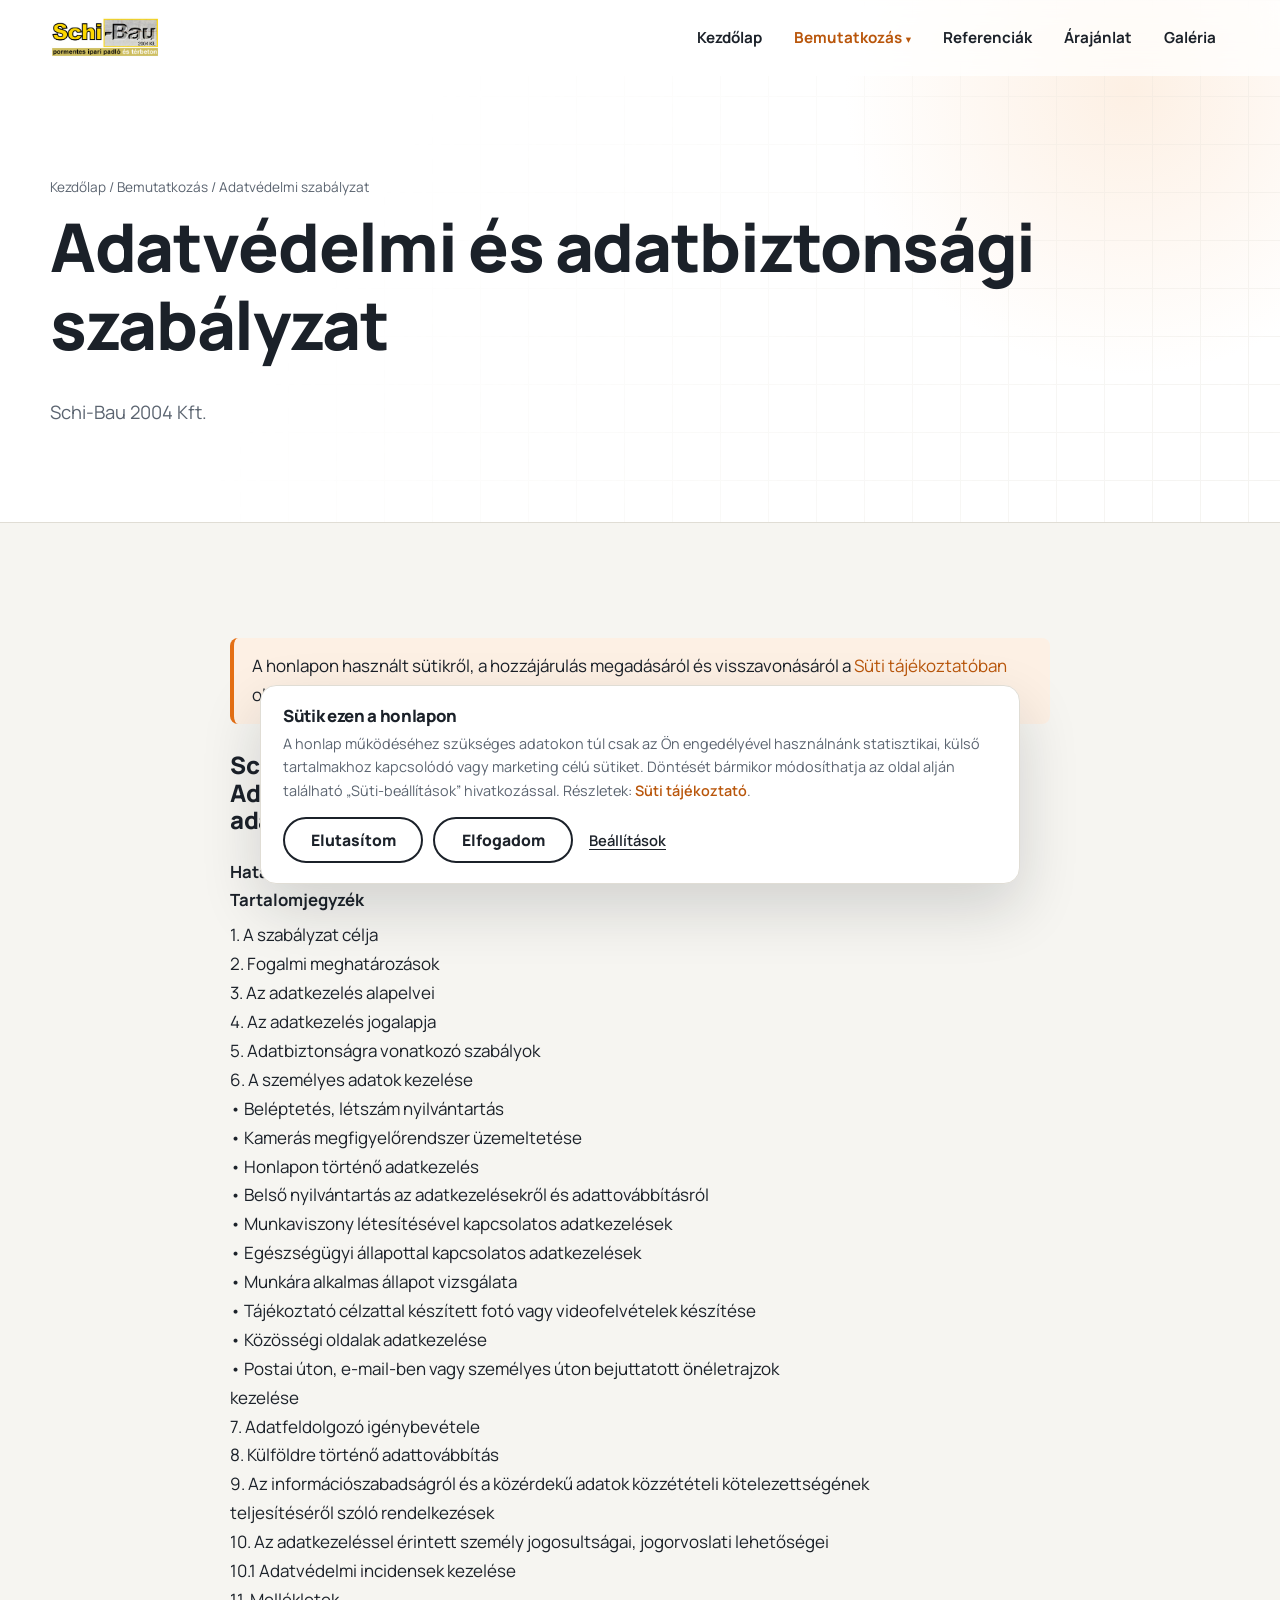
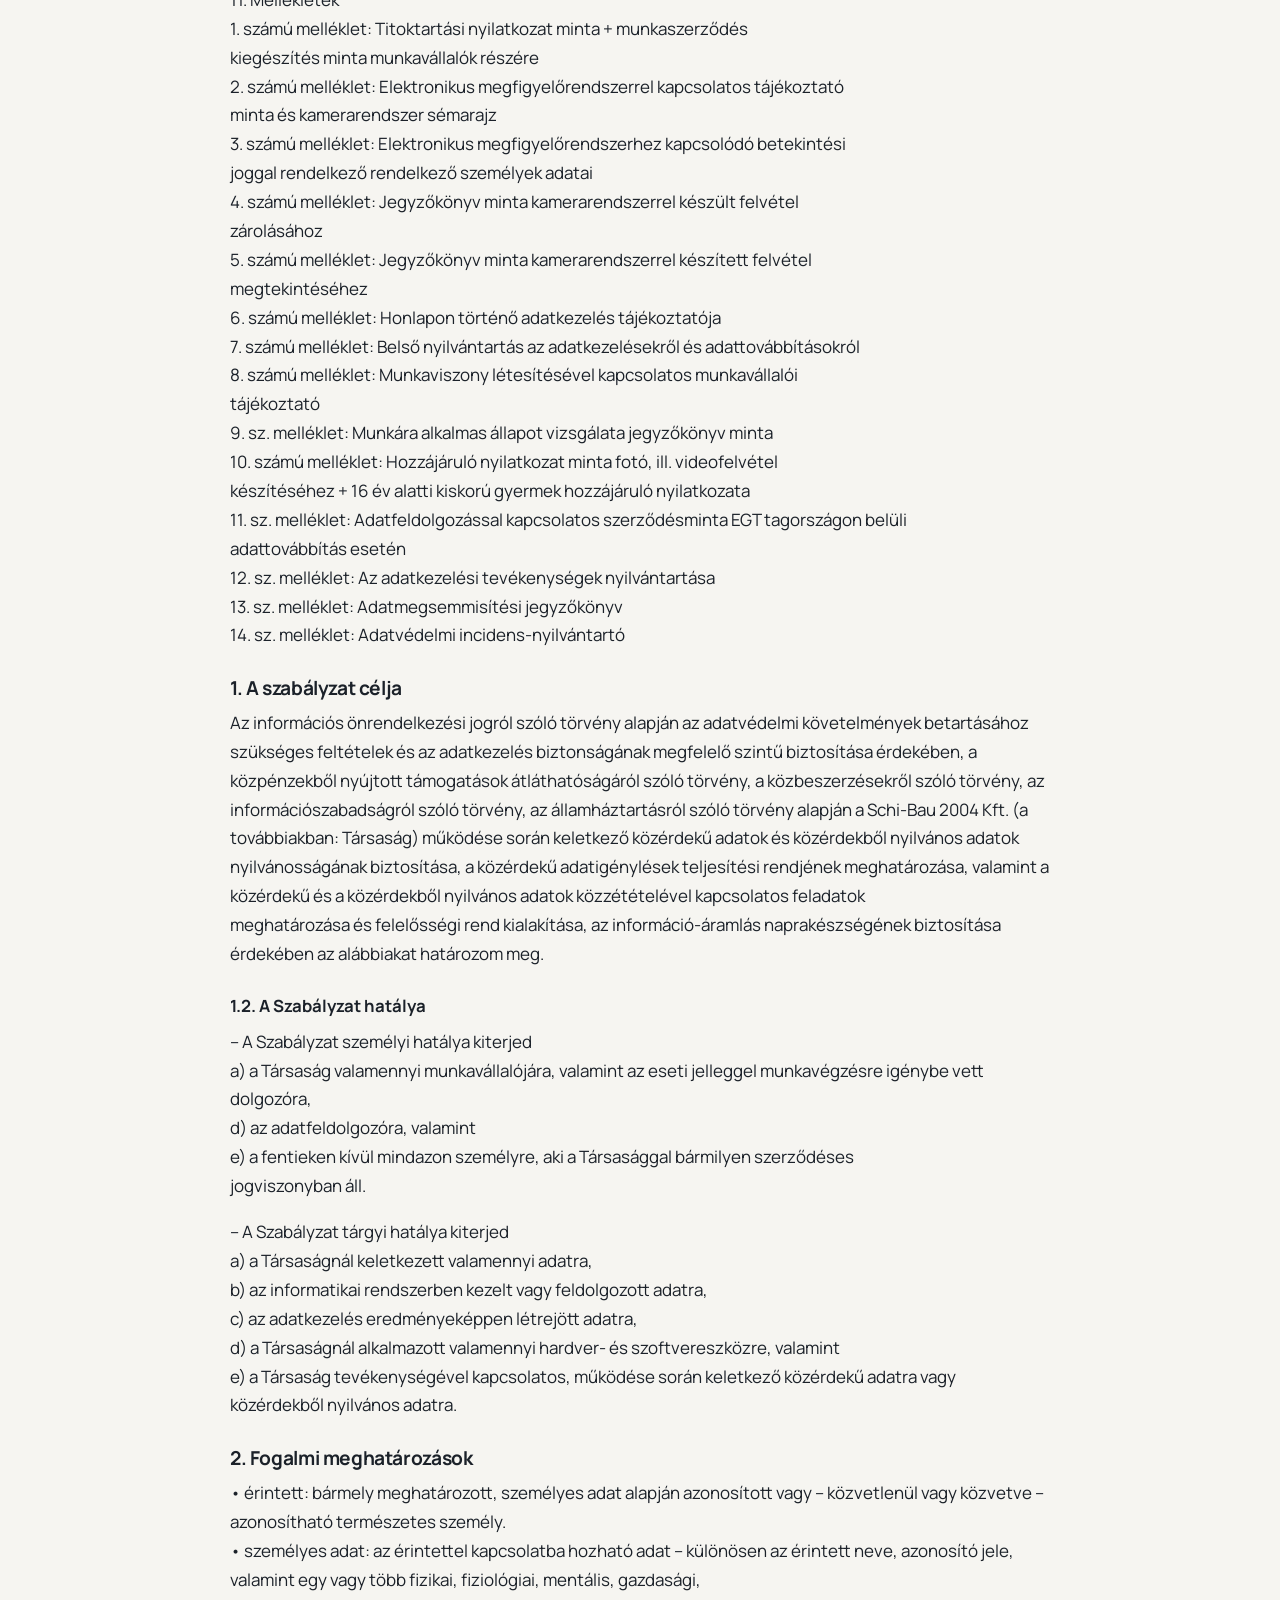
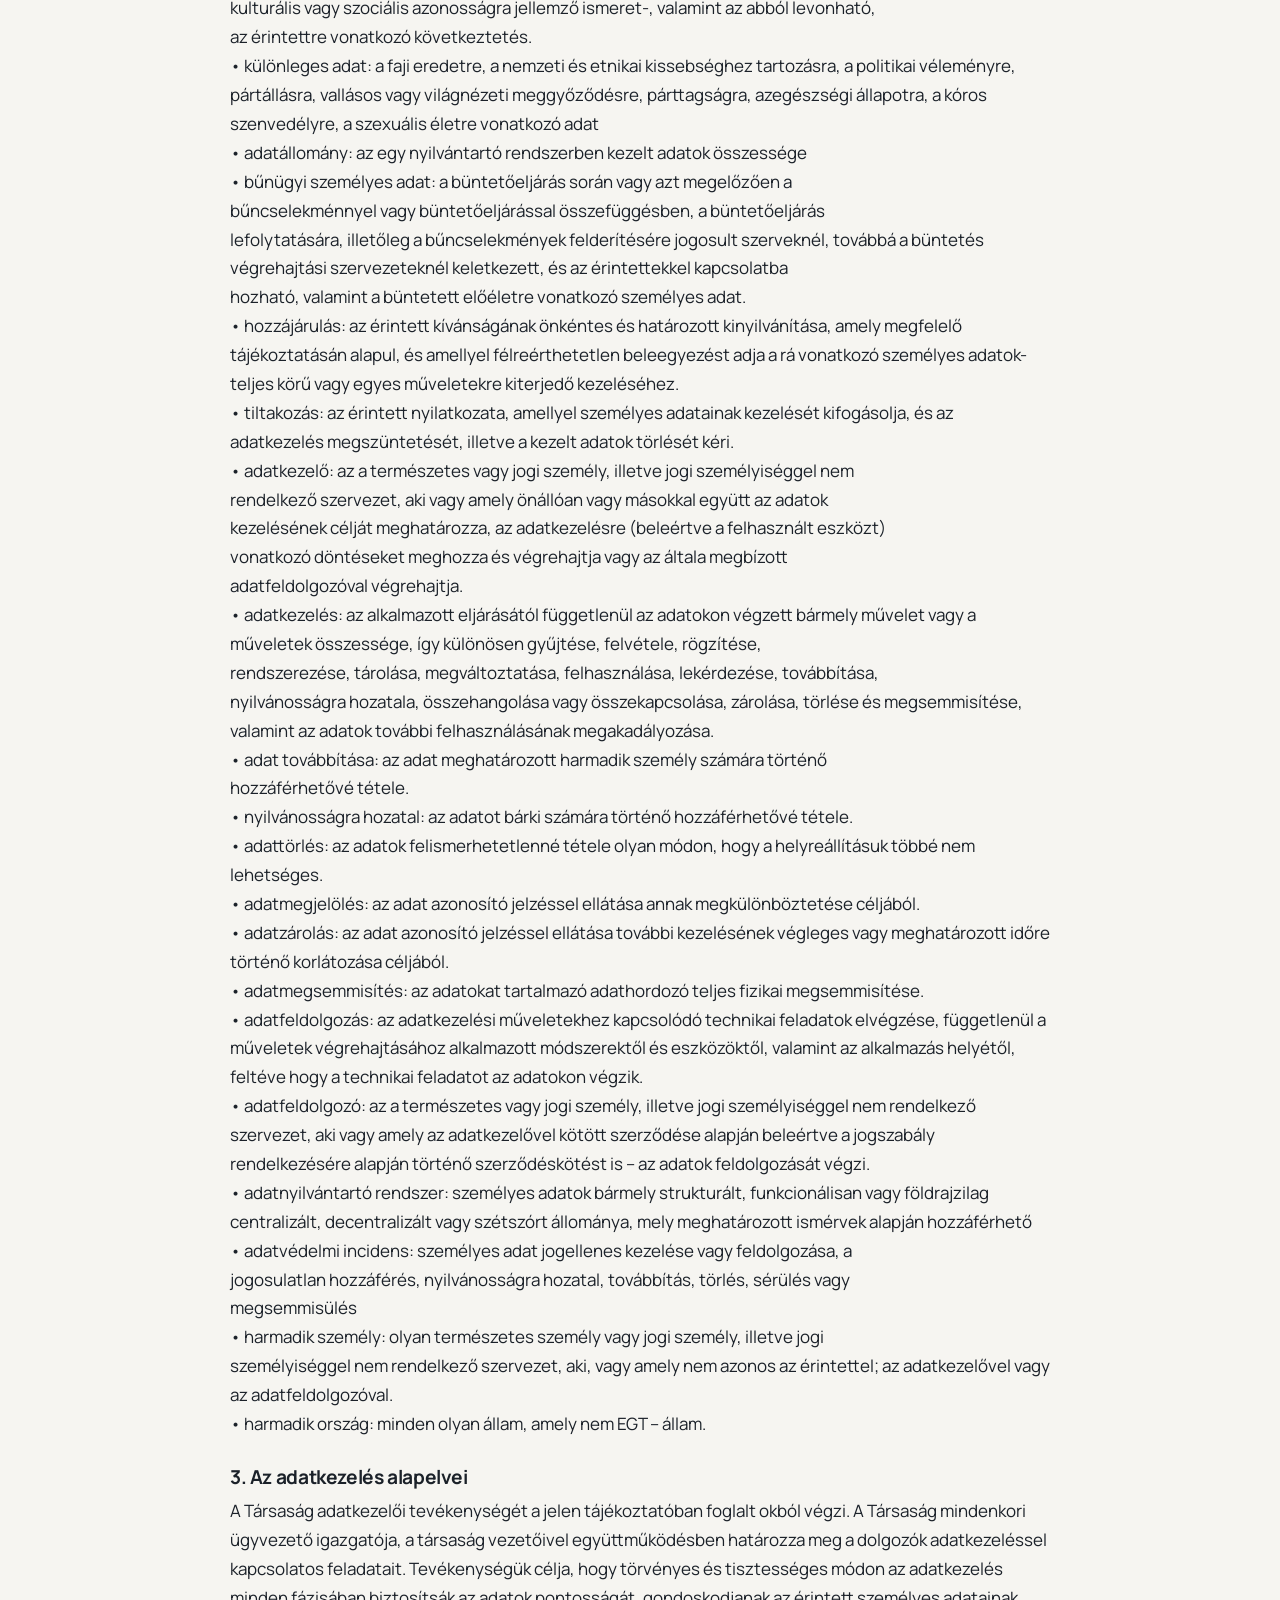
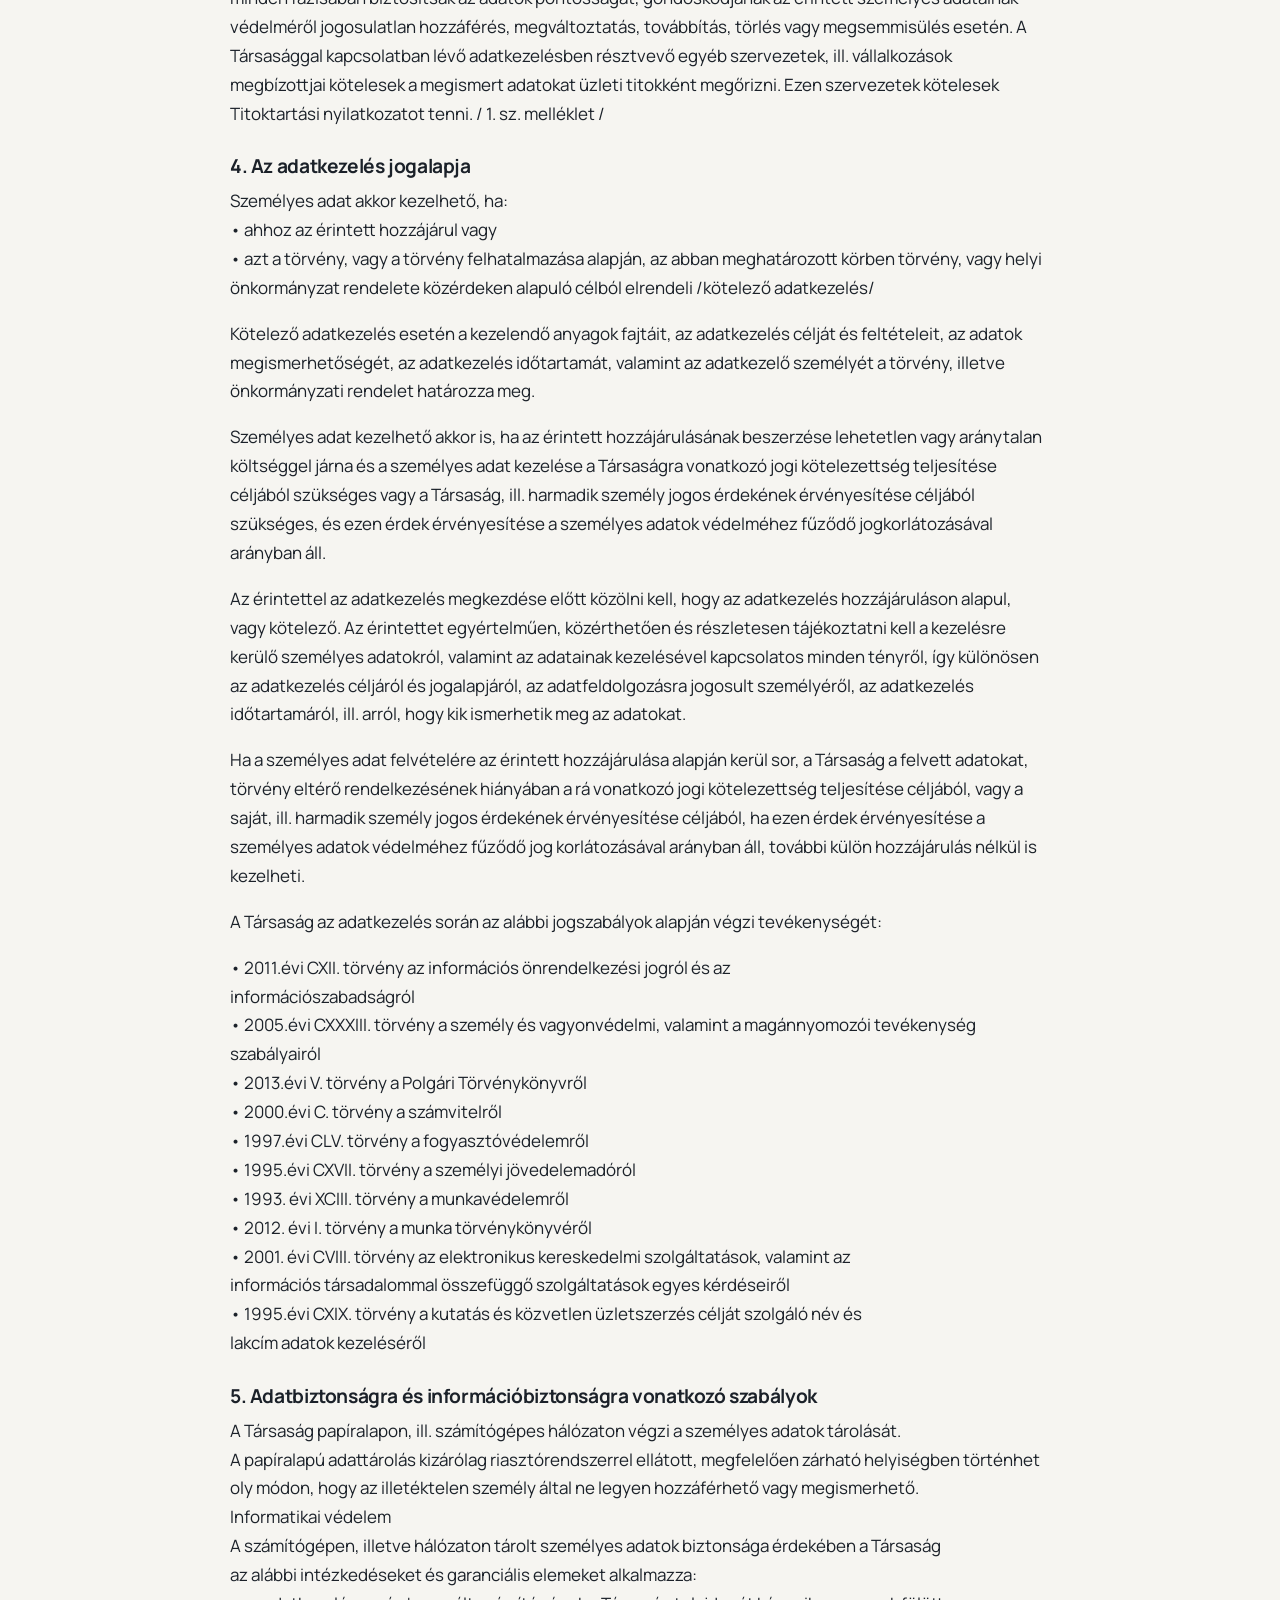
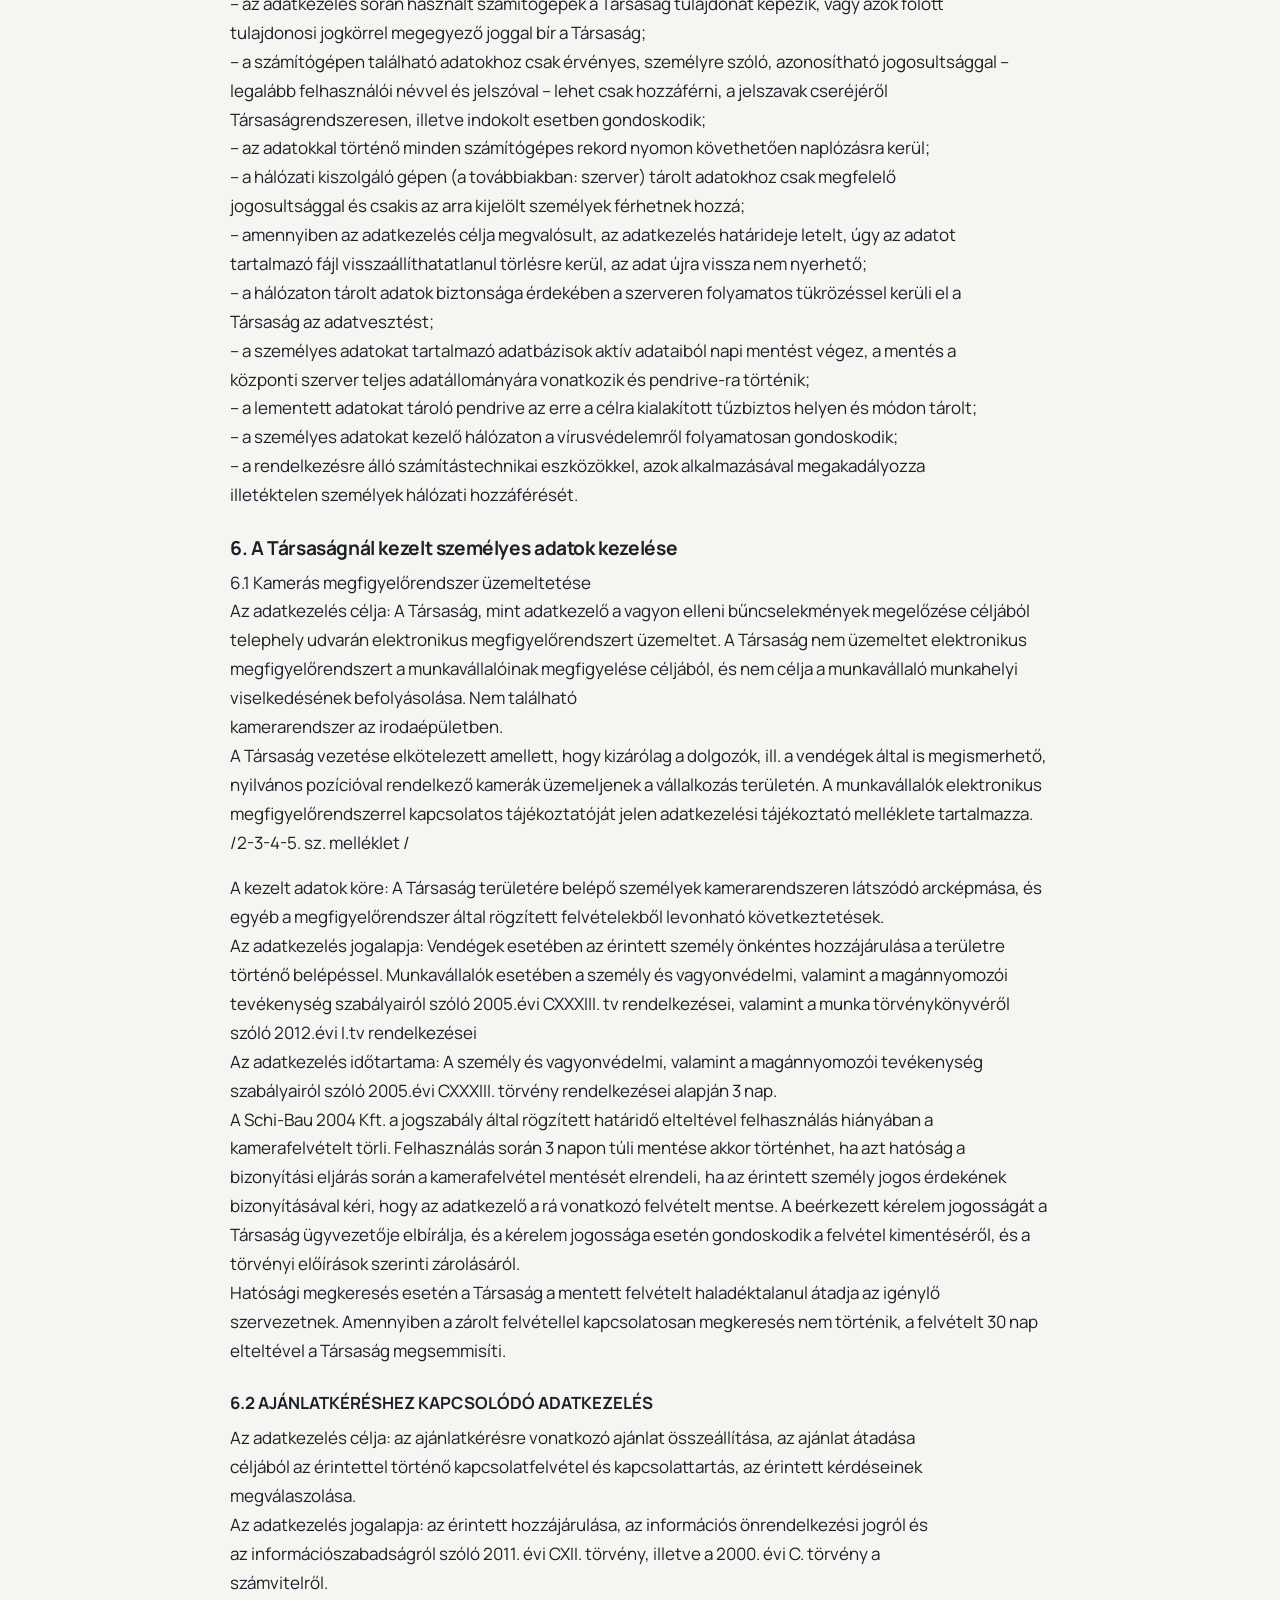
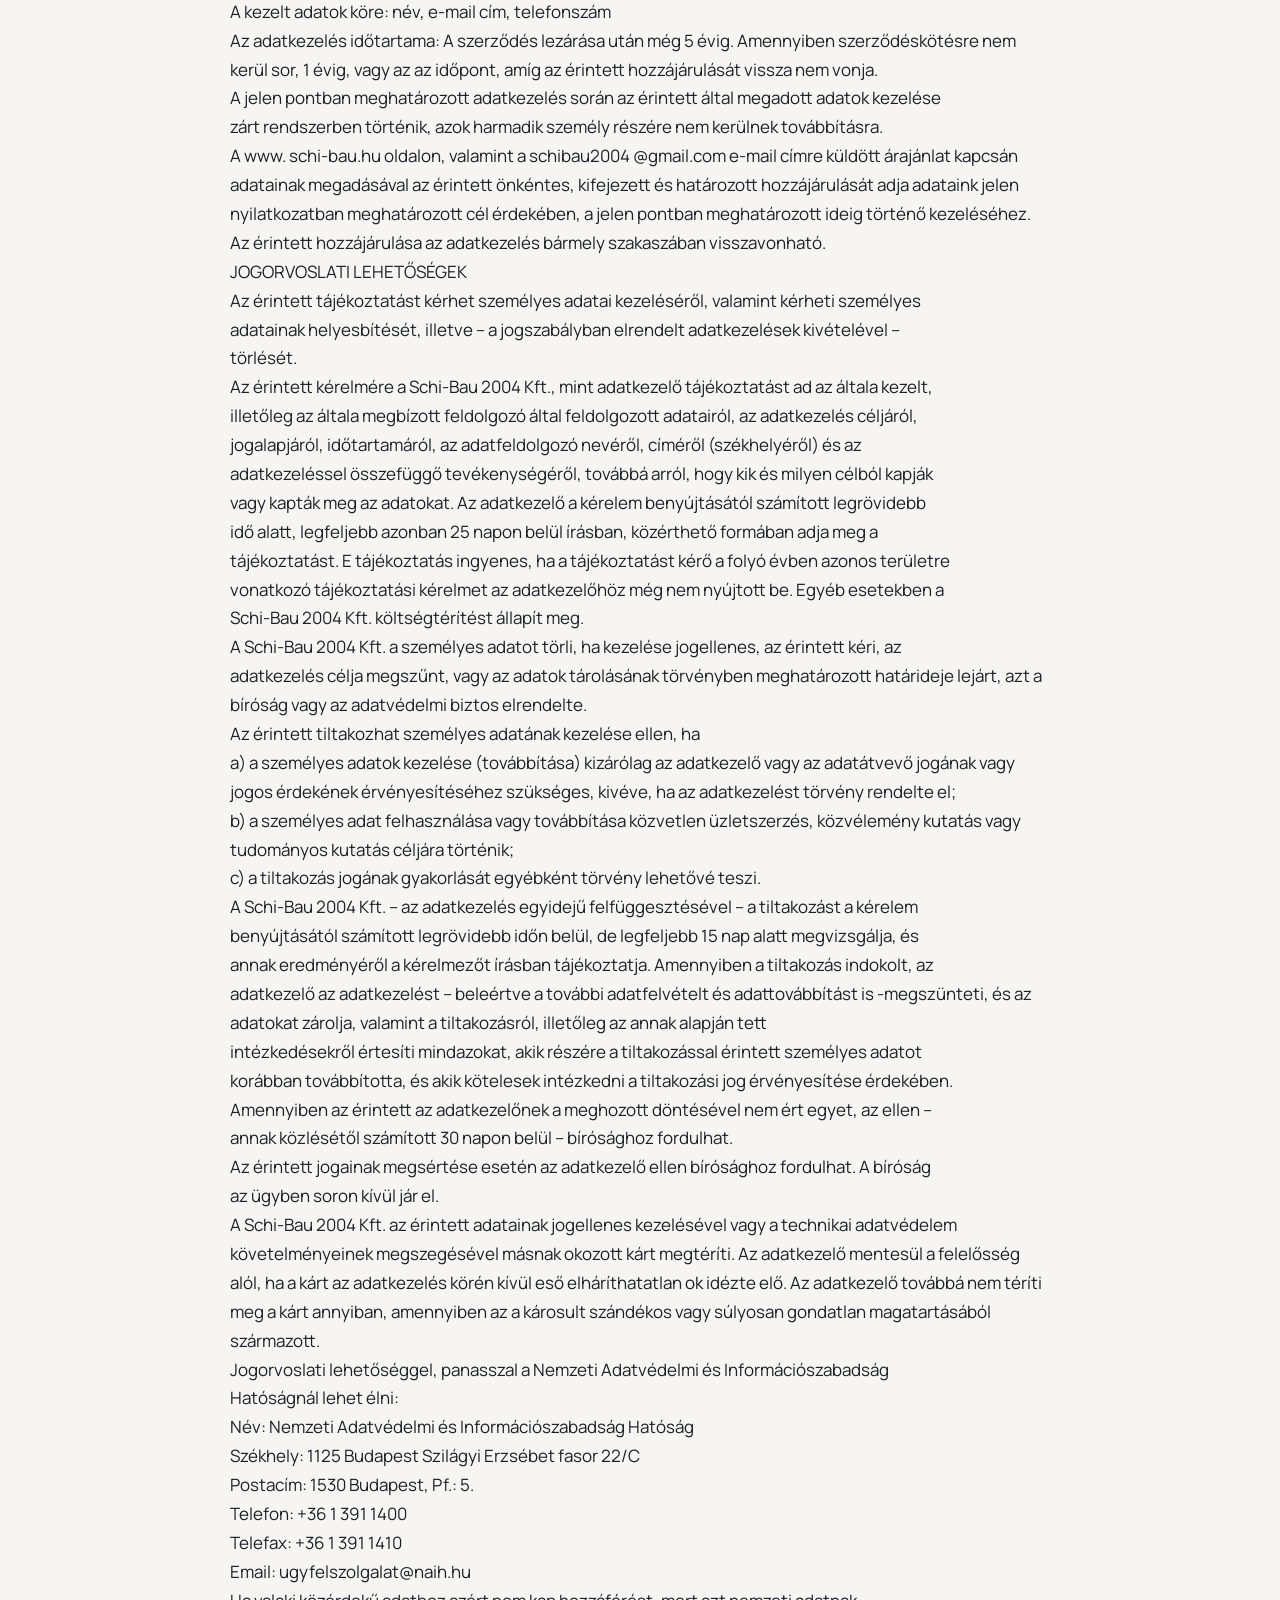
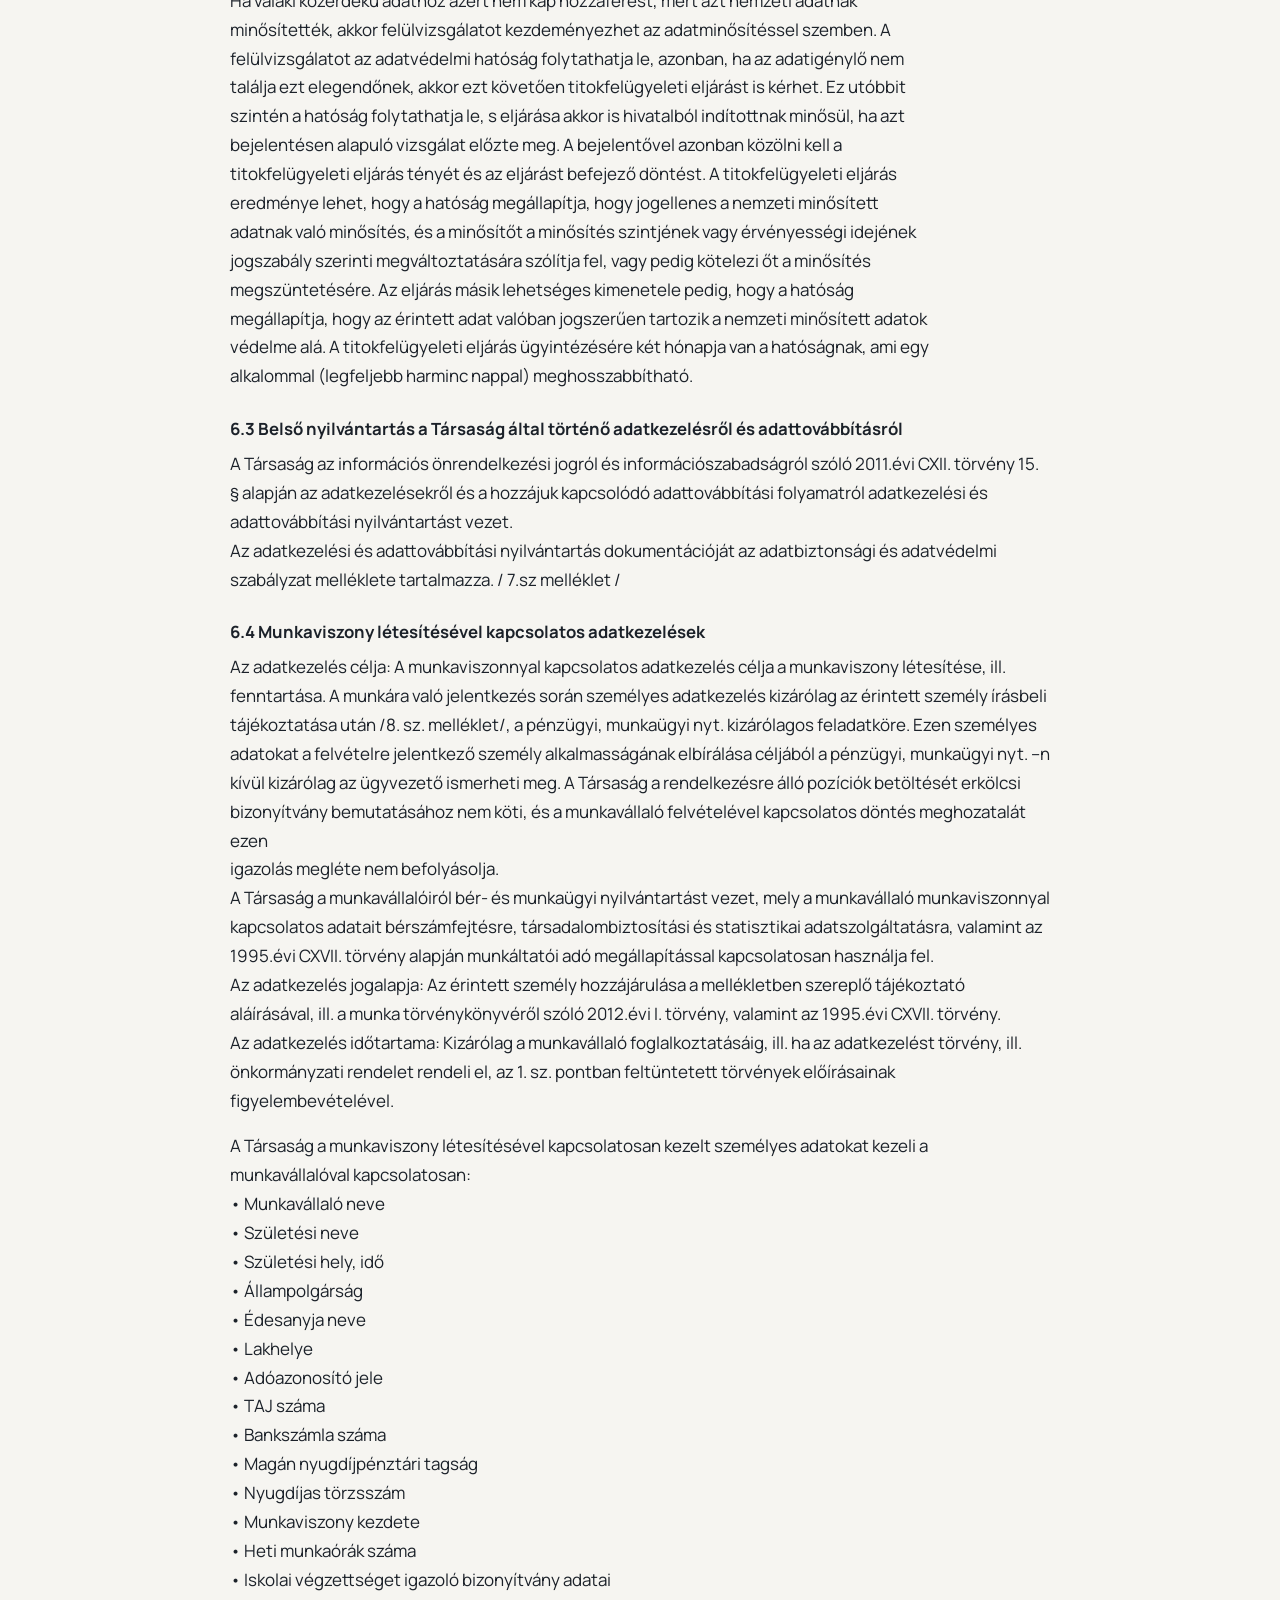
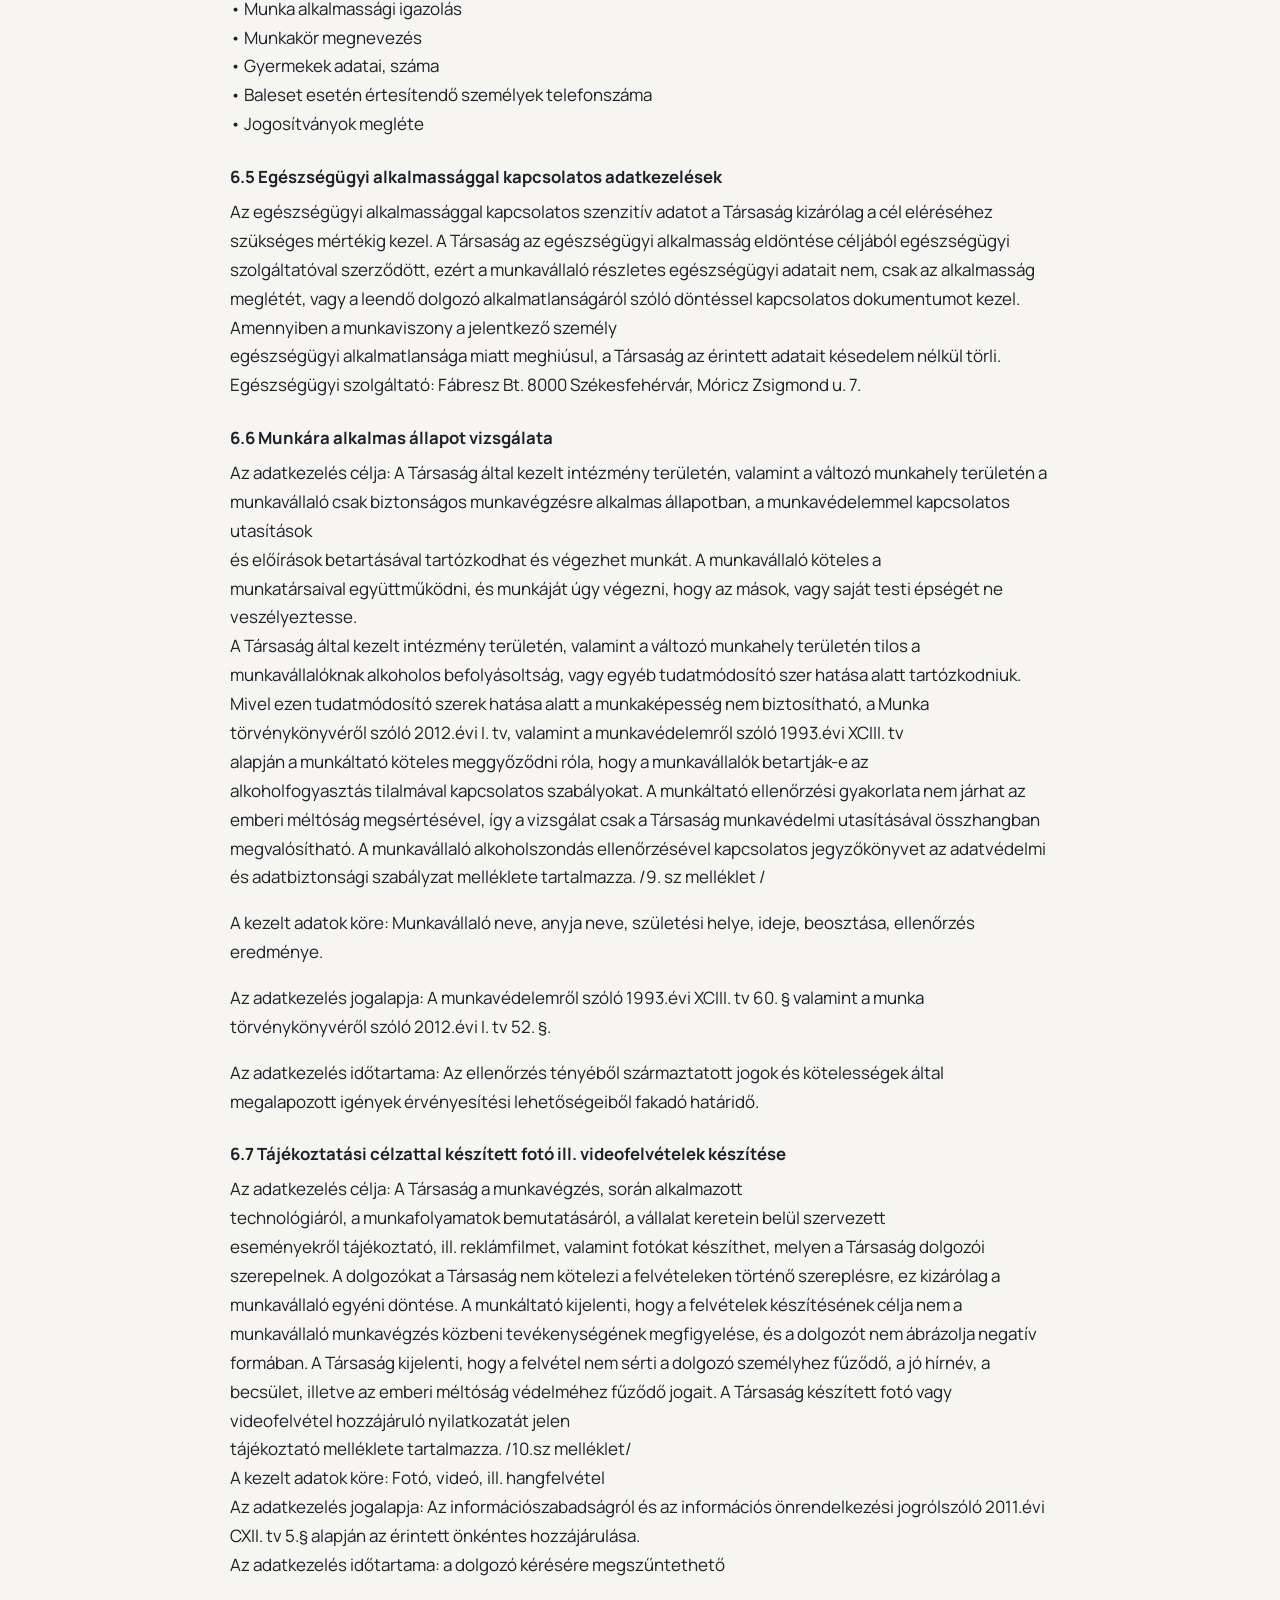
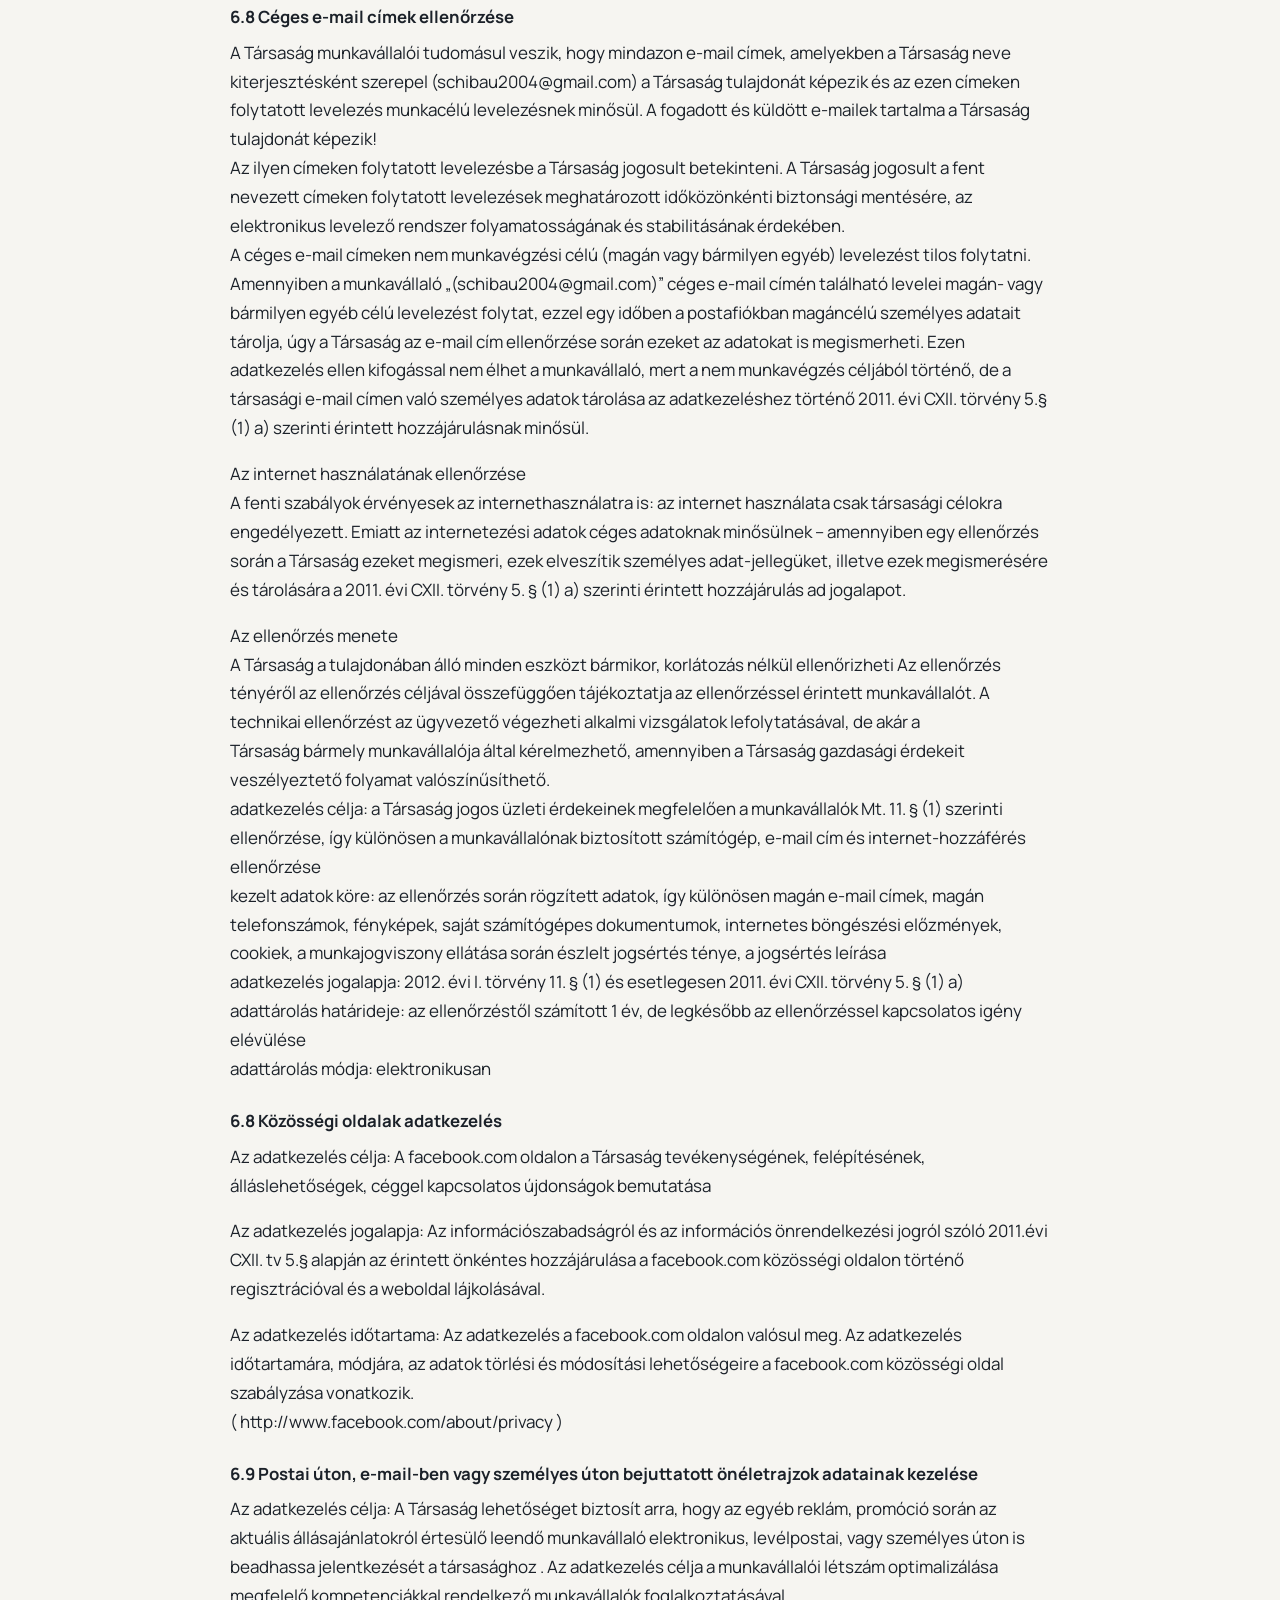
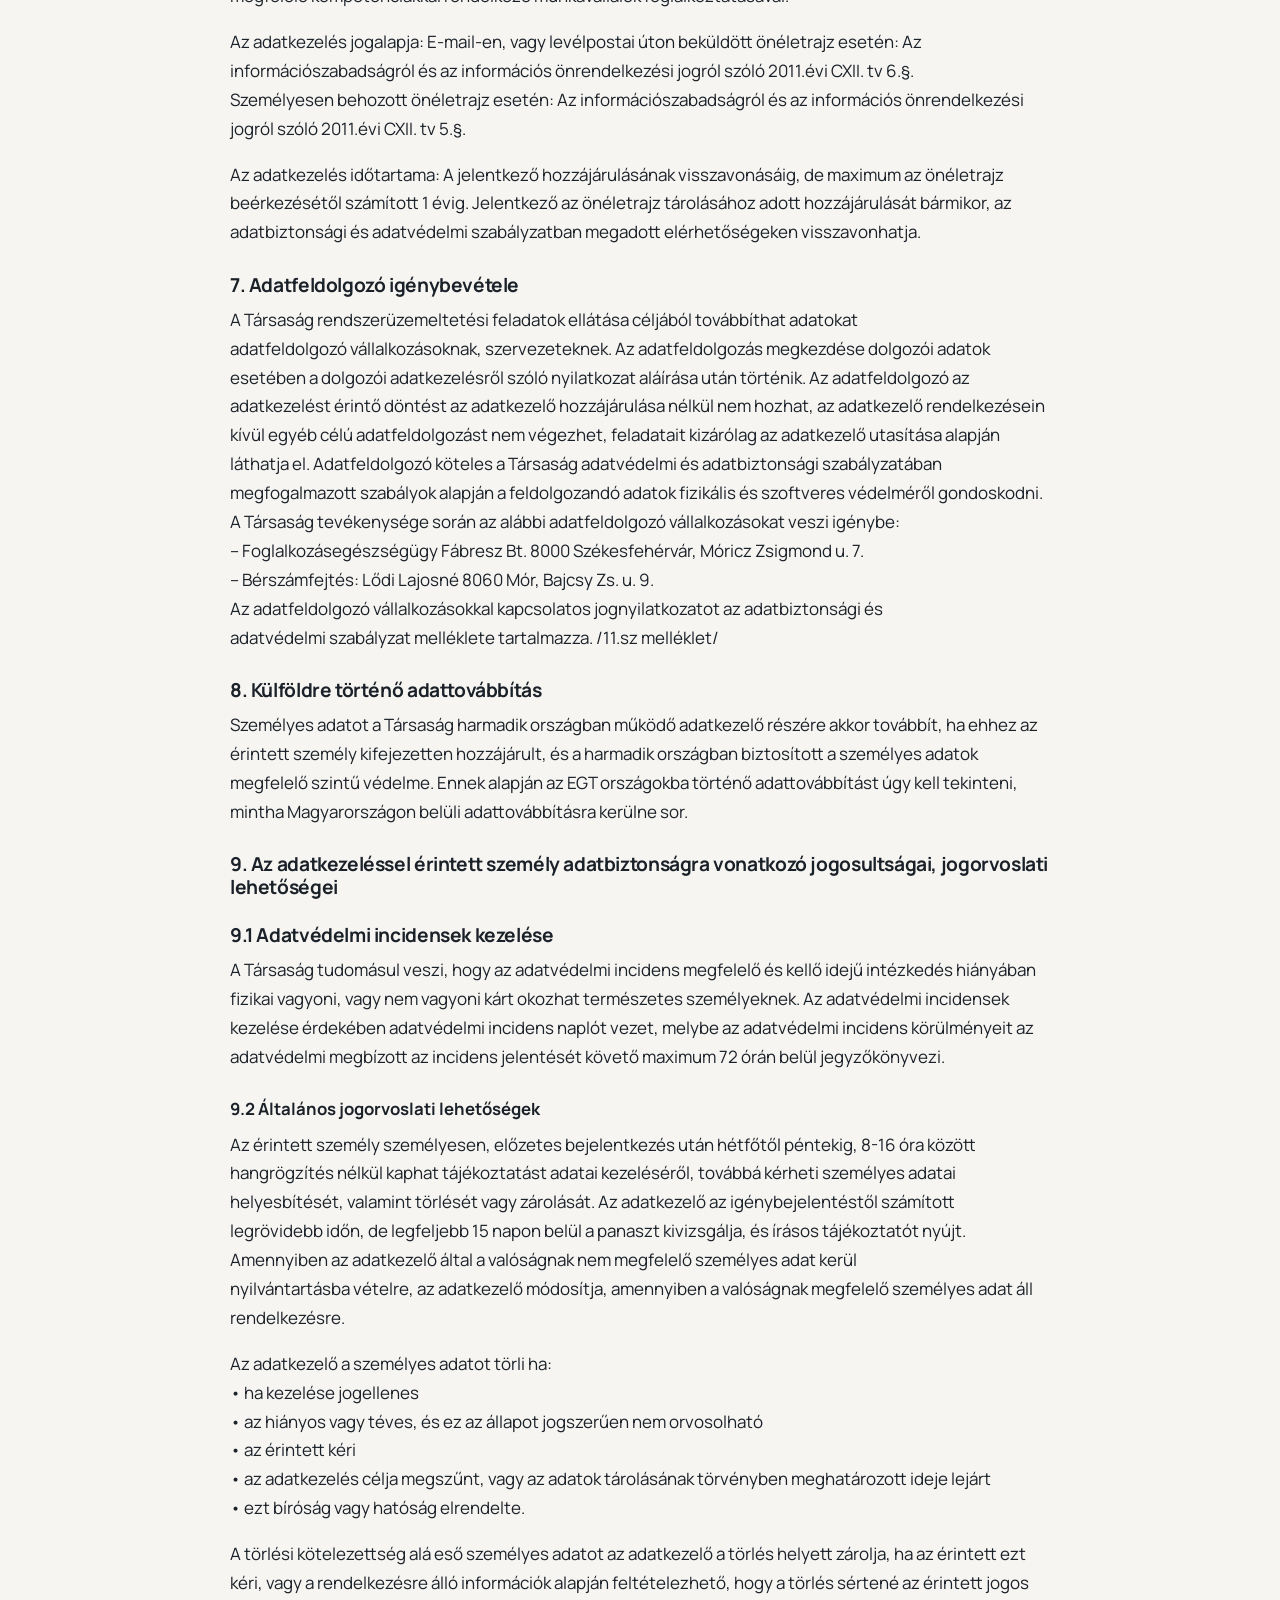
<file: adatvedelem.html>
<!doctype html>
<html lang="hu">
<head>
<meta charset="utf-8">
<meta name="viewport" content="width=device-width, initial-scale=1">
<title>Adatvédelmi és adatbiztonsági szabályzat – Schi-Bau 2004</title>
<meta name="description" content="A Schi-Bau 2004 Kft. adatvédelmi és adatbiztonsági szabályzata.">
<meta name="theme-color" content="#ffffff">
<meta property="og:title" content="Adatvédelmi és adatbiztonsági szabályzat – Schi-Bau 2004">
<meta property="og:description" content="A Schi-Bau 2004 Kft. adatvédelmi és adatbiztonsági szabályzata.">
<meta property="og:type" content="website">
<meta property="og:locale" content="hu_HU">
<link rel="icon" href="favicon.svg" type="image/svg+xml">
<link rel="preload" href="fonts/manrope-latin-wght-normal.woff2" as="font" type="font/woff2" crossorigin>
<link rel="stylesheet" href="css/style.css">
</head>
<body>
<a class="sr-only" href="#main">Ugrás a tartalomra</a>
<header class="site-header">
  <div class="container">
    <a class="brand" href="index.html" aria-label="Schi-Bau 2004 – Kezdőlap">
      <img src="images/logo.jpg" data-orig="https://schi-bau.hu/wp-content/uploads/2017/08/Schi-Bau_fejlec.jpg" alt="Schi-Bau 2004" class="" loading="eager" decoding="async" onerror="if(this.dataset.orig&amp;&amp;this.src!==this.dataset.orig){this.src=this.dataset.orig}">
    </a>
    <button class="nav-toggle" type="button" aria-label="Menü" aria-controls="nav" aria-expanded="false"><span></span></button>
    <nav class="nav" id="nav" aria-label="Főmenü"><ul><li><a href="index.html">Kezdőlap</a></li><li class="has-sub"><a href="index.html#bemutatkozas" aria-current="page">Bemutatkozás<span class="caret" aria-hidden="true">▾</span></a><ul class="sub"><li><a href="adatvedelem.html" aria-current="page">Adatvédelmi és adatbiztonsági szabályzat</a><ul class="sub"><li><a href="adatvedelem-6-melleklet.html">Adatvédelmi és adatbiztonsági szabályzat 6.sz melléklet</a></li><li><a href="suti-tajekoztato.html">Süti tájékoztató</a></li></ul></li></ul></li><li><a href="referenciak.html">Referenciák</a></li><li><a href="arajanlat.html">Árajánlat</a></li><li><a href="galeria.html">Galéria</a></li></ul></nav>
  </div>
</header>
<main id="main">
<section class="page-hero">
  <div class="container">
    <div class="breadcrumb reveal"><a href="index.html">Kezdőlap</a> / <a href="index.html#bemutatkozas">Bemutatkozás</a> / Adatvédelmi szabályzat</div>
    <h1 class="reveal" style="--d:.05s">Adatvédelmi és adatbiztonsági szabályzat</h1>
    <p class="lead reveal" style="--d:.15s">Schi-Bau 2004 Kft.</p>
  </div>
</section>
<section class="section">
  <div class="container prose">
    <article class="policy">
<p class="policy-note">A honlapon használt sütikről, a hozzájárulás megadásáról és visszavonásáról a <a href="suti-tajekoztato.html">Süti tájékoztatóban</a> olvashat. Süti-beállításait <button type="button" class="consent-link" data-consent-open>itt módosíthatja</button>.</p>
<h2>Schi-Bau 2004 Kft.<br />
Adatvédelmi és<br />
adatbiztonsági szabályzat</h2>
<h4>Hatályba léptetve: 2018. április 23. napján<br />
Tartalomjegyzék</h4>
<p>1. A szabályzat célja<br />
2. Fogalmi meghatározások<br />
3. Az adatkezelés alapelvei<br />
4. Az adatkezelés jogalapja<br />
5. Adatbiztonságra vonatkozó szabályok<br />
6. A személyes adatok kezelése<br />
• Beléptetés, létszám nyilvántartás<br />
• Kamerás megfigyelőrendszer üzemeltetése<br />
• Honlapon történő adatkezelés<br />
• Belső nyilvántartás az adatkezelésekről és adattovábbításról<br />
• Munkaviszony létesítésével kapcsolatos adatkezelések<br />
• Egészségügyi állapottal kapcsolatos adatkezelések<br />
• Munkára alkalmas állapot vizsgálata<br />
• Tájékoztató célzattal készített fotó vagy videofelvételek készítése<br />
• Közösségi oldalak adatkezelése<br />
• Postai úton, e-mail-ben vagy személyes úton bejuttatott önéletrajzok<br />
kezelése<br />
7. Adatfeldolgozó igénybevétele<br />
8. Külföldre történő adattovábbítás<br />
9. Az információszabadságról és a közérdekű adatok közzétételi kötelezettségének<br />
teljesítéséről szóló rendelkezések<br />
10. Az adatkezeléssel érintett személy jogosultságai, jogorvoslati lehetőségei<br />
10.1 Adatvédelmi incidensek kezelése<br />
11. Mellékletek<br />
1. számú melléklet: Titoktartási nyilatkozat minta + munkaszerződés<br />
kiegészítés minta munkavállalók részére<br />
2. számú melléklet: Elektronikus megfigyelőrendszerrel kapcsolatos tájékoztató<br />
minta és kamerarendszer sémarajz<br />
3. számú melléklet: Elektronikus megfigyelőrendszerhez kapcsolódó betekintési<br />
joggal rendelkező rendelkező személyek adatai<br />
4. számú melléklet: Jegyzőkönyv minta kamerarendszerrel készült felvétel<br />
zárolásához<br />
5. számú melléklet: Jegyzőkönyv minta kamerarendszerrel készített felvétel<br />
megtekintéséhez<br />
6. számú melléklet: Honlapon történő adatkezelés tájékoztatója<br />
7. számú melléklet: Belső nyilvántartás az adatkezelésekről és adattovábbításokról<br />
8. számú melléklet: Munkaviszony létesítésével kapcsolatos munkavállalói<br />
tájékoztató<br />
9. sz. melléklet: Munkára alkalmas állapot vizsgálata jegyzőkönyv minta<br />
10. számú melléklet: Hozzájáruló nyilatkozat minta fotó, ill. videofelvétel<br />
készítéséhez + 16 év alatti kiskorú gyermek hozzájáruló nyilatkozata<br />
11. sz. melléklet: Adatfeldolgozással kapcsolatos szerződésminta EGT tagországon belüli<br />
adattovábbítás esetén<br />
12. sz. melléklet: Az adatkezelési tevékenységek nyilvántartása<br />
13. sz. melléklet: Adatmegsemmisítési jegyzőkönyv<br />
14. sz. melléklet: Adatvédelmi incidens-nyilvántartó</p>
<h3>1. A szabályzat célja</h3>
<p>Az információs önrendelkezési jogról szóló törvény alapján az adatvédelmi követelmények betartásához szükséges feltételek és az adatkezelés biztonságának megfelelő szintű biztosítása érdekében, a közpénzekből nyújtott támogatások átláthatóságáról szóló törvény, a közbeszerzésekről szóló törvény, az információszabadságról szóló törvény, az államháztartásról szóló törvény alapján a Schi-Bau 2004 Kft. (a továbbiakban: Társaság) működése során keletkező közérdekű adatok és közérdekből nyilvános adatok nyilvánosságának biztosítása, a közérdekű adatigénylések teljesítési rendjének meghatározása, valamint a közérdekű és a közérdekből nyilvános adatok közzétételével kapcsolatos feladatok<br />
meghatározása és felelősségi rend kialakítása, az információ-áramlás naprakészségének biztosítása érdekében az alábbiakat határozom meg.</p>
<h4>1.2. A Szabályzat hatálya</h4>
<p>&#8211; A Szabályzat személyi hatálya kiterjed<br />
a) a Társaság valamennyi munkavállalójára, valamint az eseti jelleggel munkavégzésre igénybe vett dolgozóra,<br />
d) az adatfeldolgozóra, valamint<br />
e) a fentieken kívül mindazon személyre, aki a Társasággal bármilyen szerződéses<br />
jogviszonyban áll.</p>
<p>&#8211; A Szabályzat tárgyi hatálya kiterjed<br />
a) a Társaságnál keletkezett valamennyi adatra,<br />
b) az informatikai rendszerben kezelt vagy feldolgozott adatra,<br />
c) az adatkezelés eredményeképpen létrejött adatra,<br />
d) a Társaságnál alkalmazott valamennyi hardver- és szoftvereszközre, valamint<br />
e) a Társaság tevékenységével kapcsolatos, működése során keletkező közérdekű adatra vagy közérdekből nyilvános adatra.</p>
<h3>2. Fogalmi meghatározások</h3>
<p>• érintett: bármely meghatározott, személyes adat alapján azonosított vagy – közvetlenül vagy közvetve &#8211; azonosítható természetes személy.<br />
• személyes adat: az érintettel kapcsolatba hozható adat &#8211; különösen az érintett neve, azonosító jele, valamint egy vagy több fizikai, fiziológiai, mentális, gazdasági,<br />
kulturális vagy szociális azonosságra jellemző ismeret-, valamint az abból levonható,<br />
az érintettre vonatkozó következtetés.<br />
• különleges adat: a faji eredetre, a nemzeti és etnikai kissebséghez tartozásra, a politikai véleményre, pártállásra, vallásos vagy világnézeti meggyőződésre, párttagságra, azegészségi állapotra, a kóros szenvedélyre, a szexuális életre vonatkozó adat<br />
• adatállomány: az egy nyilvántartó rendszerben kezelt adatok összessége<br />
• bűnügyi személyes adat: a büntetőeljárás során vagy azt megelőzően a<br />
bűncselekménnyel vagy büntetőeljárással összefüggésben, a büntetőeljárás<br />
lefolytatására, illetőleg a bűncselekmények felderítésére jogosult szerveknél, továbbá a büntetés végrehajtási szervezeteknél keletkezett, és az érintettekkel kapcsolatba<br />
hozható, valamint a büntetett előéletre vonatkozó személyes adat.<br />
• hozzájárulás: az érintett kívánságának önkéntes és határozott kinyilvánítása, amely megfelelő tájékoztatásán alapul, és amellyel félreérthetetlen beleegyezést adja a rá vonatkozó személyes adatok- teljes körű vagy egyes műveletekre kiterjedő kezeléséhez.<br />
• tiltakozás: az érintett nyilatkozata, amellyel személyes adatainak kezelését kifogásolja, és az adatkezelés megszüntetését, illetve a kezelt adatok törlését kéri.<br />
• adatkezelő: az a természetes vagy jogi személy, illetve jogi személyiséggel nem<br />
rendelkező szervezet, aki vagy amely önállóan vagy másokkal együtt az adatok<br />
kezelésének célját meghatározza, az adatkezelésre (beleértve a felhasznált eszközt)<br />
vonatkozó döntéseket meghozza és végrehajtja vagy az általa megbízott<br />
adatfeldolgozóval végrehajtja.<br />
• adatkezelés: az alkalmazott eljárásától függetlenül az adatokon végzett bármely művelet vagy a műveletek összessége, így különösen gyűjtése, felvétele, rögzítése,<br />
rendszerezése, tárolása, megváltoztatása, felhasználása, lekérdezése, továbbítása,<br />
nyilvánosságra hozatala, összehangolása vagy összekapcsolása, zárolása, törlése és megsemmisítése, valamint az adatok további felhasználásának megakadályozása.<br />
• adat továbbítása: az adat meghatározott harmadik személy számára történő<br />
hozzáférhetővé tétele.<br />
• nyilvánosságra hozatal: az adatot bárki számára történő hozzáférhetővé tétele.<br />
• adattörlés: az adatok felismerhetetlenné tétele olyan módon, hogy a helyreállításuk többé nem lehetséges.<br />
• adatmegjelölés: az adat azonosító jelzéssel ellátása annak megkülönböztetése céljából.<br />
• adatzárolás: az adat azonosító jelzéssel ellátása további kezelésének végleges vagy meghatározott időre történő korlátozása céljából.<br />
• adatmegsemmisítés: az adatokat tartalmazó adathordozó teljes fizikai megsemmisítése.<br />
• adatfeldolgozás: az adatkezelési műveletekhez kapcsolódó technikai feladatok elvégzése, függetlenül a műveletek végrehajtásához alkalmazott módszerektől és eszközöktől, valamint az alkalmazás helyétől, feltéve hogy a technikai feladatot az adatokon végzik.<br />
• adatfeldolgozó: az a természetes vagy jogi személy, illetve jogi személyiséggel nem rendelkező szervezet, aki vagy amely az adatkezelővel kötött szerződése alapján beleértve a jogszabály rendelkezésére alapján történő szerződéskötést is – az adatok feldolgozását végzi.<br />
• adatnyilvántartó rendszer: személyes adatok bármely strukturált, funkcionálisan vagy földrajzilag centralizált, decentralizált vagy szétszórt állománya, mely meghatározott ismérvek alapján hozzáférhető<br />
• adatvédelmi incidens: személyes adat jogellenes kezelése vagy feldolgozása, a<br />
jogosulatlan hozzáférés, nyilvánosságra hozatal, továbbítás, törlés, sérülés vagy<br />
megsemmisülés<br />
• harmadik személy: olyan természetes személy vagy jogi személy, illetve jogi<br />
személyiséggel nem rendelkező szervezet, aki, vagy amely nem azonos az érintettel; az adatkezelővel vagy az adatfeldolgozóval.<br />
• harmadik ország: minden olyan állam, amely nem EGT &#8211; állam.</p>
<h3>3. Az adatkezelés alapelvei</h3>
<p>A Társaság adatkezelői tevékenységét a jelen tájékoztatóban foglalt okból végzi. A Társaság mindenkori ügyvezető igazgatója, a társaság vezetőivel együttműködésben határozza meg a dolgozók adatkezeléssel kapcsolatos feladatait. Tevékenységük célja, hogy törvényes és tisztességes módon az adatkezelés minden fázisában biztosítsák az adatok pontosságát, gondoskodjanak az érintett személyes adatainak védelméről jogosulatlan hozzáférés, megváltoztatás, továbbítás, törlés vagy megsemmisülés esetén. A Társasággal kapcsolatban lévő adatkezelésben résztvevő egyéb szervezetek, ill. vállalkozások megbízottjai kötelesek a megismert adatokat üzleti titokként megőrizni. Ezen szervezetek kötelesek Titoktartási nyilatkozatot tenni. / 1. sz. melléklet /</p>
<h3>4. Az adatkezelés jogalapja</h3>
<p>Személyes adat akkor kezelhető, ha:<br />
• ahhoz az érintett hozzájárul vagy<br />
• azt a törvény, vagy a törvény felhatalmazása alapján, az abban meghatározott körben törvény, vagy helyi önkormányzat rendelete közérdeken alapuló célból elrendeli /kötelező adatkezelés/</p>
<p>Kötelező adatkezelés esetén a kezelendő anyagok fajtáit, az adatkezelés célját és feltételeit, az adatok megismerhetőségét, az adatkezelés időtartamát, valamint az adatkezelő személyét a törvény, illetve önkormányzati rendelet határozza meg.</p>
<p>Személyes adat kezelhető akkor is, ha az érintett hozzájárulásának beszerzése lehetetlen vagy aránytalan költséggel járna és a személyes adat kezelése a Társaságra vonatkozó jogi kötelezettség teljesítése céljából szükséges vagy a Társaság, ill. harmadik személy jogos érdekének érvényesítése céljából szükséges, és ezen érdek érvényesítése a személyes adatok védelméhez fűződő jogkorlátozásával arányban áll.</p>
<p>Az érintettel az adatkezelés megkezdése előtt közölni kell, hogy az adatkezelés hozzájáruláson alapul, vagy kötelező. Az érintettet egyértelműen, közérthetően és részletesen tájékoztatni kell a kezelésre kerülő személyes adatokról, valamint az adatainak kezelésével kapcsolatos minden tényről, így különösen az adatkezelés céljáról és jogalapjáról, az adatfeldolgozásra jogosult személyéről, az adatkezelés időtartamáról, ill. arról, hogy kik ismerhetik meg az adatokat.</p>
<p>Ha a személyes adat felvételére az érintett hozzájárulása alapján kerül sor, a Társaság a felvett adatokat, törvény eltérő rendelkezésének hiányában a rá vonatkozó jogi kötelezettség teljesítése céljából, vagy a saját, ill. harmadik személy jogos érdekének érvényesítése céljából, ha ezen érdek érvényesítése a személyes adatok védelméhez fűződő jog korlátozásával arányban áll, további külön hozzájárulás nélkül is kezelheti.</p>
<p>A Társaság az adatkezelés során az alábbi jogszabályok alapján végzi tevékenységét:</p>
<p>• 2011.évi CXII. törvény az információs önrendelkezési jogról és az<br />
információszabadságról<br />
• 2005.évi CXXXIII. törvény a személy és vagyonvédelmi, valamint a magánnyomozói tevékenység szabályairól<br />
• 2013.évi V. törvény a Polgári Törvénykönyvről<br />
• 2000.évi C. törvény a számvitelről<br />
• 1997.évi CLV. törvény a fogyasztóvédelemről<br />
• 1995.évi CXVII. törvény a személyi jövedelemadóról<br />
• 1993. évi XCIII. törvény a munkavédelemről<br />
• 2012. évi I. törvény a munka törvénykönyvéről<br />
• 2001. évi CVIII. törvény az elektronikus kereskedelmi szolgáltatások, valamint az<br />
információs társadalommal összefüggő szolgáltatások egyes kérdéseiről<br />
• 1995.évi CXIX. törvény a kutatás és közvetlen üzletszerzés célját szolgáló név és<br />
lakcím adatok kezeléséről</p>
<h3>5. Adatbiztonságra és információbiztonságra vonatkozó szabályok</h3>
<p>A Társaság papíralapon, ill. számítógépes hálózaton végzi a személyes adatok tárolását.<br />
A papíralapú adattárolás kizárólag riasztórendszerrel ellátott, megfelelően zárható helyiségben történhet oly módon, hogy az illetéktelen személy által ne legyen hozzáférhető vagy megismerhető.<br />
Informatikai védelem<br />
A számítógépen, illetve hálózaton tárolt személyes adatok biztonsága érdekében a Társaság<br />
az alábbi intézkedéseket és garanciális elemeket alkalmazza:<br />
&#8211; az adatkezelés során használt számítógépek a Társaság tulajdonát képezik, vagy azok fölött<br />
tulajdonosi jogkörrel megegyező joggal bír a Társaság;<br />
&#8211; a számítógépen található adatokhoz csak érvényes, személyre szóló, azonosítható jogosultsággal &#8211; legalább felhasználói névvel és jelszóval – lehet csak hozzáférni, a jelszavak cseréjéről Társaságrendszeresen, illetve indokolt esetben gondoskodik;<br />
&#8211; az adatokkal történő minden számítógépes rekord nyomon követhetően naplózásra kerül;<br />
&#8211; a hálózati kiszolgáló gépen (a továbbiakban: szerver) tárolt adatokhoz csak megfelelő<br />
jogosultsággal és csakis az arra kijelölt személyek férhetnek hozzá;<br />
&#8211; amennyiben az adatkezelés célja megvalósult, az adatkezelés határideje letelt, úgy az adatot<br />
tartalmazó fájl visszaállíthatatlanul törlésre kerül, az adat újra vissza nem nyerhető;<br />
&#8211; a hálózaton tárolt adatok biztonsága érdekében a szerveren folyamatos tükrözéssel kerüli el a<br />
Társaság az adatvesztést;<br />
&#8211; a személyes adatokat tartalmazó adatbázisok aktív adataiból napi mentést végez, a mentés a<br />
központi szerver teljes adatállományára vonatkozik és pendrive-ra történik;<br />
&#8211; a lementett adatokat tároló pendrive az erre a célra kialakított tűzbiztos helyen és módon tárolt;<br />
&#8211; a személyes adatokat kezelő hálózaton a vírusvédelemről folyamatosan gondoskodik;<br />
&#8211; a rendelkezésre álló számítástechnikai eszközökkel, azok alkalmazásával megakadályozza<br />
illetéktelen személyek hálózati hozzáférését.</p>
<h3>6. A Társaságnál kezelt személyes adatok kezelése</h3>
<p>6.1 Kamerás megfigyelőrendszer üzemeltetése<br />
Az adatkezelés célja: A Társaság, mint adatkezelő a vagyon elleni bűncselekmények megelőzése céljából telephely udvarán elektronikus megfigyelőrendszert üzemeltet. A Társaság nem üzemeltet elektronikus megfigyelőrendszert a munkavállalóinak megfigyelése céljából, és nem célja a munkavállaló munkahelyi viselkedésének befolyásolása. Nem található<br />
kamerarendszer az irodaépületben.<br />
A Társaság vezetése elkötelezett amellett, hogy kizárólag a dolgozók, ill. a vendégek által is megismerhető, nyilvános pozícióval rendelkező kamerák üzemeljenek a vállalkozás területén. A munkavállalók elektronikus megfigyelőrendszerrel kapcsolatos tájékoztatóját jelen adatkezelési tájékoztató melléklete tartalmazza.<br />
/2-3-4-5. sz. melléklet /</p>
<p>A kezelt adatok köre: A Társaság területére belépő személyek kamerarendszeren látszódó arcképmása, és egyéb a megfigyelőrendszer által rögzített felvételekből levonható következtetések.<br />
Az adatkezelés jogalapja: Vendégek esetében az érintett személy önkéntes hozzájárulása a területre történő belépéssel. Munkavállalók esetében a személy és vagyonvédelmi, valamint a magánnyomozói tevékenység szabályairól szóló 2005.évi CXXXIII. tv rendelkezései, valamint a munka törvénykönyvéről szóló 2012.évi I.tv rendelkezései<br />
Az adatkezelés időtartama: A személy és vagyonvédelmi, valamint a magánnyomozói tevékenység szabályairól szóló 2005.évi CXXXIII. törvény rendelkezései alapján 3 nap.<br />
A Schi-Bau 2004 Kft. a jogszabály által rögzített határidő elteltével felhasználás hiányában a kamerafelvételt törli. Felhasználás során 3 napon túli mentése akkor történhet, ha azt hatóság a bizonyítási eljárás során a kamerafelvétel mentését elrendeli, ha az érintett személy jogos érdekének bizonyításával kéri, hogy az adatkezelő a rá vonatkozó felvételt mentse. A beérkezett kérelem jogosságát a Társaság ügyvezetője elbírálja, és a kérelem jogossága esetén gondoskodik a felvétel kimentéséről, és a törvényi előírások szerinti zárolásáról.<br />
Hatósági megkeresés esetén a Társaság a mentett felvételt haladéktalanul átadja az igénylő szervezetnek. Amennyiben a zárolt felvétellel kapcsolatosan megkeresés nem történik, a felvételt 30 nap elteltével a Társaság megsemmisíti.</p>
<h4>6.2 AJÁNLATKÉRÉSHEZ KAPCSOLÓDÓ ADATKEZELÉS</h4>
<p>Az adatkezelés célja: az ajánlatkérésre vonatkozó ajánlat összeállítása, az ajánlat átadása<br />
céljából az érintettel történő kapcsolatfelvétel és kapcsolattartás, az érintett kérdéseinek<br />
megválaszolása.<br />
Az adatkezelés jogalapja: az érintett hozzájárulása, az információs önrendelkezési jogról és<br />
az információszabadságról szóló 2011. évi CXII. törvény, illetve a 2000. évi C. törvény a<br />
számvitelről.<br />
A kezelt adatok köre: név, e-mail cím, telefonszám<br />
Az adatkezelés időtartama: A szerződés lezárása után még 5 évig. Amennyiben szerződéskötésre nem kerül sor, 1 évig, vagy az az időpont, amíg az érintett hozzájárulását vissza nem vonja.<br />
A jelen pontban meghatározott adatkezelés során az érintett által megadott adatok kezelése<br />
zárt rendszerben történik, azok harmadik személy részére nem kerülnek továbbításra.<br />
A www. schi-bau.hu oldalon, valamint a schibau2004 @gmail.com e-mail címre küldött árajánlat kapcsán adatainak megadásával az érintett önkéntes, kifejezett és határozott hozzájárulását adja adataink jelen nyilatkozatban meghatározott cél érdekében, a jelen pontban meghatározott ideig történő kezeléséhez.<br />
Az érintett hozzájárulása az adatkezelés bármely szakaszában visszavonható.<br />
JOGORVOSLATI LEHETŐSÉGEK<br />
Az érintett tájékoztatást kérhet személyes adatai kezeléséről, valamint kérheti személyes<br />
adatainak helyesbítését, illetve &#8211; a jogszabályban elrendelt adatkezelések kivételével &#8211;<br />
törlését.<br />
Az érintett kérelmére a Schi-Bau 2004 Kft., mint adatkezelő tájékoztatást ad az általa kezelt,<br />
illetőleg az általa megbízott feldolgozó által feldolgozott adatairól, az adatkezelés céljáról,<br />
jogalapjáról, időtartamáról, az adatfeldolgozó nevéről, címéről (székhelyéről) és az<br />
adatkezeléssel összefüggő tevékenységéről, továbbá arról, hogy kik és milyen célból kapják<br />
vagy kapták meg az adatokat. Az adatkezelő a kérelem benyújtásától számított legrövidebb<br />
idő alatt, legfeljebb azonban 25 napon belül írásban, közérthető formában adja meg a<br />
tájékoztatást. E tájékoztatás ingyenes, ha a tájékoztatást kérő a folyó évben azonos területre<br />
vonatkozó tájékoztatási kérelmet az adatkezelőhöz még nem nyújtott be. Egyéb esetekben a<br />
Schi-Bau 2004 Kft. költségtérítést állapít meg.<br />
A Schi-Bau 2004 Kft. a személyes adatot törli, ha kezelése jogellenes, az érintett kéri, az<br />
adatkezelés célja megszűnt, vagy az adatok tárolásának törvényben meghatározott határideje lejárt, azt a bíróság vagy az adatvédelmi biztos elrendelte.<br />
Az érintett tiltakozhat személyes adatának kezelése ellen, ha<br />
a) a személyes adatok kezelése (továbbítása) kizárólag az adatkezelő vagy az adatátvevő jogának vagy jogos érdekének érvényesítéséhez szükséges, kivéve, ha az adatkezelést törvény rendelte el;<br />
b) a személyes adat felhasználása vagy továbbítása közvetlen üzletszerzés, közvélemény kutatás vagy tudományos kutatás céljára történik;<br />
c) a tiltakozás jogának gyakorlását egyébként törvény lehetővé teszi.<br />
A Schi-Bau 2004 Kft. &#8211; az adatkezelés egyidejű felfüggesztésével &#8211; a tiltakozást a kérelem<br />
benyújtásától számított legrövidebb időn belül, de legfeljebb 15 nap alatt megvizsgálja, és<br />
annak eredményéről a kérelmezőt írásban tájékoztatja. Amennyiben a tiltakozás indokolt, az<br />
adatkezelő az adatkezelést &#8211; beleértve a további adatfelvételt és adattovábbítást is -megszünteti, és az adatokat zárolja, valamint a tiltakozásról, illetőleg az annak alapján tett<br />
intézkedésekről értesíti mindazokat, akik részére a tiltakozással érintett személyes adatot<br />
korábban továbbította, és akik kötelesek intézkedni a tiltakozási jog érvényesítése érdekében.<br />
Amennyiben az érintett az adatkezelőnek a meghozott döntésével nem ért egyet, az ellen &#8211;<br />
annak közlésétől számított 30 napon belül &#8211; bírósághoz fordulhat.<br />
Az érintett jogainak megsértése esetén az adatkezelő ellen bírósághoz fordulhat. A bíróság<br />
az ügyben soron kívül jár el.<br />
A Schi-Bau 2004 Kft. az érintett adatainak jogellenes kezelésével vagy a technikai adatvédelem követelményeinek megszegésével másnak okozott kárt megtéríti. Az adatkezelő mentesül a felelősség alól, ha a kárt az adatkezelés körén kívül eső elháríthatatlan ok idézte elő. Az adatkezelő továbbá nem téríti meg a kárt annyiban, amennyiben az a károsult szándékos vagy súlyosan gondatlan magatartásából származott.<br />
Jogorvoslati lehetőséggel, panasszal a Nemzeti Adatvédelmi és Információszabadság<br />
Hatóságnál lehet élni:<br />
Név: Nemzeti Adatvédelmi és Információszabadság Hatóság<br />
Székhely: 1125 Budapest Szilágyi Erzsébet fasor 22/C<br />
Postacím: 1530 Budapest, Pf.: 5.<br />
Telefon: +36 1 391 1400<br />
Telefax: +36 1 391 1410<br />
Email: ugyfelszolgalat@naih.hu<br />
Ha valaki közérdekű adathoz azért nem kap hozzáférést, mert azt nemzeti adatnak<br />
minősítették, akkor felülvizsgálatot kezdeményezhet az adatminősítéssel szemben. A<br />
felülvizsgálatot az adatvédelmi hatóság folytathatja le, azonban, ha az adatigénylő nem<br />
találja ezt elegendőnek, akkor ezt követően titokfelügyeleti eljárást is kérhet. Ez utóbbit<br />
szintén a hatóság folytathatja le, s eljárása akkor is hivatalból indítottnak minősül, ha azt<br />
bejelentésen alapuló vizsgálat előzte meg. A bejelentővel azonban közölni kell a<br />
titokfelügyeleti eljárás tényét és az eljárást befejező döntést. A titokfelügyeleti eljárás<br />
eredménye lehet, hogy a hatóság megállapítja, hogy jogellenes a nemzeti minősített<br />
adatnak való minősítés, és a minősítőt a minősítés szintjének vagy érvényességi idejének<br />
jogszabály szerinti megváltoztatására szólítja fel, vagy pedig kötelezi őt a minősítés<br />
megszüntetésére. Az eljárás másik lehetséges kimenetele pedig, hogy a hatóság<br />
megállapítja, hogy az érintett adat valóban jogszerűen tartozik a nemzeti minősített adatok<br />
védelme alá. A titokfelügyeleti eljárás ügyintézésére két hónapja van a hatóságnak, ami egy<br />
alkalommal (legfeljebb harminc nappal) meghosszabbítható.</p>
<h4>6.3 Belső nyilvántartás a Társaság által történő adatkezelésről és adattovábbításról</h4>
<p>A Társaság az információs önrendelkezési jogról és információszabadságról szóló 2011.évi CXII. törvény 15. § alapján az adatkezelésekről és a hozzájuk kapcsolódó adattovábbítási folyamatról adatkezelési és adattovábbítási nyilvántartást vezet.<br />
Az adatkezelési és adattovábbítási nyilvántartás dokumentációját az adatbiztonsági és adatvédelmi szabályzat melléklete tartalmazza. / 7.sz melléklet /</p>
<h4>6.4 Munkaviszony létesítésével kapcsolatos adatkezelések</h4>
<p>Az adatkezelés célja: A munkaviszonnyal kapcsolatos adatkezelés célja a munkaviszony létesítése, ill. fenntartása. A munkára való jelentkezés során személyes adatkezelés kizárólag az érintett személy írásbeli tájékoztatása után /8. sz. melléklet/, a pénzügyi, munkaügyi nyt. kizárólagos feladatköre. Ezen személyes adatokat a felvételre jelentkező személy alkalmasságának elbírálása céljából a pénzügyi, munkaügyi nyt. –n kívül kizárólag az ügyvezető ismerheti meg. A Társaság a rendelkezésre álló pozíciók betöltését erkölcsi bizonyítvány bemutatásához nem köti, és a munkavállaló felvételével kapcsolatos döntés meghozatalát ezen<br />
igazolás megléte nem befolyásolja.<br />
A Társaság a munkavállalóiról bér- és munkaügyi nyilvántartást vezet, mely a munkavállaló munkaviszonnyal kapcsolatos adatait bérszámfejtésre, társadalombiztosítási és statisztikai adatszolgáltatásra, valamint az 1995.évi CXVII. törvény alapján munkáltatói adó megállapítással kapcsolatosan használja fel.<br />
Az adatkezelés jogalapja: Az érintett személy hozzájárulása a mellékletben szereplő tájékoztató aláírásával, ill. a munka törvénykönyvéről szóló 2012.évi I. törvény, valamint az 1995.évi CXVII. törvény.<br />
Az adatkezelés időtartama: Kizárólag a munkavállaló foglalkoztatásáig, ill. ha az adatkezelést törvény, ill. önkormányzati rendelet rendeli el, az 1. sz. pontban feltüntetett törvények előírásainak figyelembevételével.</p>
<p>A Társaság a munkaviszony létesítésével kapcsolatosan kezelt személyes adatokat kezeli a munkavállalóval kapcsolatosan:<br />
• Munkavállaló neve<br />
• Születési neve<br />
• Születési hely, idő<br />
• Állampolgárság<br />
• Édesanyja neve<br />
• Lakhelye<br />
• Adóazonosító jele<br />
• TAJ száma<br />
• Bankszámla száma<br />
• Magán nyugdíjpénztári tagság<br />
• Nyugdíjas törzsszám<br />
• Munkaviszony kezdete<br />
• Heti munkaórák száma<br />
• Iskolai végzettséget igazoló bizonyítvány adatai<br />
• Munka alkalmassági igazolás<br />
• Munkakör megnevezés<br />
• Gyermekek adatai, száma<br />
• Baleset esetén értesítendő személyek telefonszáma<br />
• Jogosítványok megléte</p>
<h4>6.5 Egészségügyi alkalmassággal kapcsolatos adatkezelések</h4>
<p>Az egészségügyi alkalmassággal kapcsolatos szenzitív adatot a Társaság kizárólag a cél eléréséhez szükséges mértékig kezel. A Társaság az egészségügyi alkalmasság eldöntése céljából egészségügyi szolgáltatóval szerződött, ezért a munkavállaló részletes egészségügyi adatait nem, csak az alkalmasság meglétét, vagy a leendő dolgozó alkalmatlanságáról szóló döntéssel kapcsolatos dokumentumot kezel. Amennyiben a munkaviszony a jelentkező személy<br />
egészségügyi alkalmatlansága miatt meghiúsul, a Társaság az érintett adatait késedelem nélkül törli.<br />
Egészségügyi szolgáltató: Fábresz Bt. 8000 Székesfehérvár, Móricz Zsigmond u. 7.</p>
<h4>6.6 Munkára alkalmas állapot vizsgálata</h4>
<p>Az adatkezelés célja: A Társaság által kezelt intézmény területén, valamint a változó munkahely területén a munkavállaló csak biztonságos munkavégzésre alkalmas állapotban, a munkavédelemmel kapcsolatos utasítások<br />
és előírások betartásával tartózkodhat és végezhet munkát. A munkavállaló köteles a<br />
munkatársaival együttműködni, és munkáját úgy végezni, hogy az mások, vagy saját testi épségét ne veszélyeztesse.<br />
A Társaság által kezelt intézmény területén, valamint a változó munkahely területén tilos a munkavállalóknak alkoholos befolyásoltság, vagy egyéb tudatmódosító szer hatása alatt tartózkodniuk. Mivel ezen tudatmódosító szerek hatása alatt a munkaképesség nem biztosítható, a Munka törvénykönyvéről szóló 2012.évi I. tv, valamint a munkavédelemről szóló 1993.évi XCIII. tv<br />
alapján a munkáltató köteles meggyőződni róla, hogy a munkavállalók betartják-e az<br />
alkoholfogyasztás tilalmával kapcsolatos szabályokat. A munkáltató ellenőrzési gyakorlata nem járhat az emberi méltóság megsértésével, így a vizsgálat csak a Társaság munkavédelmi utasításával összhangban megvalósítható. A munkavállaló alkoholszondás ellenőrzésével kapcsolatos jegyzőkönyvet az adatvédelmi és adatbiztonsági szabályzat melléklete tartalmazza. /9. sz melléklet /</p>
<p>A kezelt adatok köre: Munkavállaló neve, anyja neve, születési helye, ideje, beosztása, ellenőrzés eredménye.</p>
<p>Az adatkezelés jogalapja: A munkavédelemről szóló 1993.évi XCIII. tv 60. § valamint a munka törvénykönyvéről szóló 2012.évi I. tv 52. §.</p>
<p>Az adatkezelés időtartama: Az ellenőrzés tényéből származtatott jogok és kötelességek által megalapozott igények érvényesítési lehetőségeiből fakadó határidő.</p>
<h4>6.7 Tájékoztatási célzattal készített fotó ill. videofelvételek készítése</h4>
<p>Az adatkezelés célja: A Társaság a munkavégzés, során alkalmazott<br />
technológiáról, a munkafolyamatok bemutatásáról, a vállalat keretein belül szervezett<br />
eseményekről tájékoztató, ill. reklámfilmet, valamint fotókat készíthet, melyen a Társaság dolgozói szerepelnek. A dolgozókat a Társaság nem kötelezi a felvételeken történő szereplésre, ez kizárólag a munkavállaló egyéni döntése. A munkáltató kijelenti, hogy a felvételek készítésének célja nem a munkavállaló munkavégzés közbeni tevékenységének megfigyelése, és a dolgozót nem ábrázolja negatív formában. A Társaság kijelenti, hogy a felvétel nem sérti a dolgozó személyhez fűződő, a jó hírnév, a becsület, illetve az emberi méltóság védelméhez fűződő jogait. A Társaság készített fotó vagy videofelvétel hozzájáruló nyilatkozatát jelen<br />
tájékoztató melléklete tartalmazza. /10.sz melléklet/<br />
A kezelt adatok köre: Fotó, videó, ill. hangfelvétel<br />
Az adatkezelés jogalapja: Az információszabadságról és az információs önrendelkezési jogrólszóló 2011.évi CXII. tv 5.§ alapján az érintett önkéntes hozzájárulása.<br />
Az adatkezelés időtartama: a dolgozó kérésére megszűntethető</p>
<h4>6.8 Céges e-mail címek ellenőrzése</h4>
<p>A Társaság munkavállalói tudomásul veszik, hogy mindazon e-mail címek, amelyekben a Társaság neve kiterjesztésként szerepel (schibau2004@gmail.com) a Társaság tulajdonát képezik és az ezen címeken folytatott levelezés munkacélú levelezésnek minősül. A fogadott és küldött e-mailek tartalma a Társaság tulajdonát képezik!<br />
Az ilyen címeken folytatott levelezésbe a Társaság jogosult betekinteni. A Társaság jogosult a fent nevezett címeken folytatott levelezések meghatározott időközönkénti biztonsági mentésére, az elektronikus levelező rendszer folyamatosságának és stabilitásának érdekében.<br />
A céges e-mail címeken nem munkavégzési célú (magán vagy bármilyen egyéb) levelezést tilos folytatni.<br />
Amennyiben a munkavállaló „(schibau2004@gmail.com)” céges e-mail címén található levelei magán- vagy bármilyen egyéb célú levelezést folytat, ezzel egy időben a postafiókban magáncélú személyes adatait tárolja, úgy a Társaság az e-mail cím ellenőrzése során ezeket az adatokat is megismerheti. Ezen adatkezelés ellen kifogással nem élhet a munkavállaló, mert a nem munkavégzés céljából történő, de a társasági e-mail címen való személyes adatok tárolása az adatkezeléshez történő 2011. évi CXII. törvény 5.§ (1) a) szerinti érintett hozzájárulásnak minősül.</p>
<p>Az internet használatának ellenőrzése<br />
A fenti szabályok érvényesek az internethasználatra is: az internet használata csak társasági célokra<br />
engedélyezett. Emiatt az internetezési adatok céges adatoknak minősülnek – amennyiben egy ellenőrzés során a Társaság ezeket megismeri, ezek elveszítik személyes adat-jellegüket, illetve ezek megismerésére és tárolására a 2011. évi CXII. törvény 5. § (1) a) szerinti érintett hozzájárulás ad jogalapot.</p>
<p>Az ellenőrzés menete<br />
A Társaság a tulajdonában álló minden eszközt bármikor, korlátozás nélkül ellenőrizheti Az ellenőrzés<br />
tényéről az ellenőrzés céljával összefüggően tájékoztatja az ellenőrzéssel érintett munkavállalót. A<br />
technikai ellenőrzést az ügyvezető végezheti alkalmi vizsgálatok lefolytatásával, de akár a<br />
Társaság bármely munkavállalója által kérelmezhető, amennyiben a Társaság gazdasági érdekeit<br />
veszélyeztető folyamat valószínűsíthető.<br />
adatkezelés célja: a Társaság jogos üzleti érdekeinek megfelelően a munkavállalók Mt. 11. § (1) szerinti ellenőrzése, így különösen a munkavállalónak biztosított számítógép, e-mail cím és internet-hozzáférés ellenőrzése<br />
kezelt adatok köre: az ellenőrzés során rögzített adatok, így különösen magán e-mail címek, magán<br />
telefonszámok, fényképek, saját számítógépes dokumentumok, internetes böngészési előzmények, cookiek, a munkajogviszony ellátása során észlelt jogsértés ténye, a jogsértés leírása<br />
adatkezelés jogalapja: 2012. évi I. törvény 11. § (1) és esetlegesen 2011. évi CXII. törvény 5. § (1) a)<br />
adattárolás határideje: az ellenőrzéstől számított 1 év, de legkésőbb az ellenőrzéssel kapcsolatos igény elévülése<br />
adattárolás módja: elektronikusan</p>
<h4>6.8 Közösségi oldalak adatkezelés</h4>
<p>Az adatkezelés célja: A facebook.com oldalon a Társaság tevékenységének, felépítésének, álláslehetőségek, céggel kapcsolatos újdonságok bemutatása</p>
<p>Az adatkezelés jogalapja: Az információszabadságról és az információs önrendelkezési jogról szóló 2011.évi CXII. tv 5.§ alapján az érintett önkéntes hozzájárulása a facebook.com közösségi oldalon történő regisztrációval és a weboldal lájkolásával.</p>
<p>Az adatkezelés időtartama: Az adatkezelés a facebook.com oldalon valósul meg. Az adatkezelés időtartamára, módjára, az adatok törlési és módosítási lehetőségeire a facebook.com közösségi oldal szabályzása vonatkozik.<br />
( http://www.facebook.com/about/privacy )</p>
<h4>6.9 Postai úton, e-mail-ben vagy személyes úton bejuttatott önéletrajzok adatainak kezelése</h4>
<p>Az adatkezelés célja: A Társaság lehetőséget biztosít arra, hogy az egyéb reklám, promóció során az aktuális állásajánlatokról értesülő leendő munkavállaló elektronikus, levélpostai, vagy személyes úton is beadhassa jelentkezését a társasághoz . Az adatkezelés célja a munkavállalói létszám optimalizálása megfelelő kompetenciákkal rendelkező munkavállalók foglalkoztatásával.</p>
<p>Az adatkezelés jogalapja: E-mail-en, vagy levélpostai úton beküldött önéletrajz esetén: Az információszabadságról és az információs önrendelkezési jogról szóló 2011.évi CXII. tv 6.§.<br />
Személyesen behozott önéletrajz esetén: Az információszabadságról és az információs önrendelkezési jogról szóló 2011.évi CXII. tv 5.§.</p>
<p>Az adatkezelés időtartama: A jelentkező hozzájárulásának visszavonásáig, de maximum az önéletrajz beérkezésétől számított 1 évig. Jelentkező az önéletrajz tárolásához adott hozzájárulását bármikor, az adatbiztonsági és adatvédelmi szabályzatban megadott elérhetőségeken visszavonhatja.</p>
<h3>7. Adatfeldolgozó igénybevétele</h3>
<p>A Társaság rendszerüzemeltetési feladatok ellátása céljából továbbíthat adatokat<br />
adatfeldolgozó vállalkozásoknak, szervezeteknek. Az adatfeldolgozás megkezdése dolgozói adatok esetében a dolgozói adatkezelésről szóló nyilatkozat aláírása után történik. Az adatfeldolgozó az adatkezelést érintő döntést az adatkezelő hozzájárulása nélkül nem hozhat, az adatkezelő rendelkezésein kívül egyéb célú adatfeldolgozást nem végezhet, feladatait kizárólag az adatkezelő utasítása alapján láthatja el. Adatfeldolgozó köteles a Társaság adatvédelmi és adatbiztonsági szabályzatában megfogalmazott szabályok alapján a feldolgozandó adatok fizikális és szoftveres védelméről gondoskodni.<br />
A Társaság tevékenysége során az alábbi adatfeldolgozó vállalkozásokat veszi igénybe:<br />
&#8211; Foglalkozásegészségügy Fábresz Bt. 8000 Székesfehérvár, Móricz Zsigmond u. 7.<br />
&#8211; Bérszámfejtés: Lődi Lajosné 8060 Mór, Bajcsy Zs. u. 9.<br />
Az adatfeldolgozó vállalkozásokkal kapcsolatos jognyilatkozatot az adatbiztonsági és<br />
adatvédelmi szabályzat melléklete tartalmazza. /11.sz melléklet/</p>
<h3>8. Külföldre történő adattovábbítás</h3>
<p>Személyes adatot a Társaság harmadik országban működő adatkezelő részére akkor továbbít, ha ehhez az érintett személy kifejezetten hozzájárult, és a harmadik országban biztosított a személyes adatok megfelelő szintű védelme. Ennek alapján az EGT országokba történő adattovábbítást úgy kell tekinteni, mintha Magyarországon belüli adattovábbításra kerülne sor.</p>
<h3>9. Az adatkezeléssel érintett személy adatbiztonságra vonatkozó jogosultságai, jogorvoslati lehetőségei</h3>
<h3>9.1 Adatvédelmi incidensek kezelése</h3>
<p>A Társaság tudomásul veszi, hogy az adatvédelmi incidens megfelelő és kellő idejű intézkedés hiányában fizikai vagyoni, vagy nem vagyoni kárt okozhat természetes személyeknek. Az adatvédelmi incidensek kezelése érdekében adatvédelmi incidens naplót vezet, melybe az adatvédelmi incidens körülményeit az adatvédelmi megbízott az incidens jelentését követő maximum 72 órán belül jegyzőkönyvezi.</p>
<h4>9.2 Általános jogorvoslati lehetőségek</h4>
<p>Az érintett személy személyesen, előzetes bejelentkezés után hétfőtől péntekig, 8-16 óra között hangrögzítés nélkül kaphat tájékoztatást adatai kezeléséről, továbbá kérheti személyes adatai helyesbítését, valamint törlését vagy zárolását. Az adatkezelő az igénybejelentéstől számított legrövidebb időn, de legfeljebb 15 napon belül a panaszt kivizsgálja, és írásos tájékoztatót nyújt.<br />
Amennyiben az adatkezelő által a valóságnak nem megfelelő személyes adat kerül<br />
nyilvántartásba vételre, az adatkezelő módosítja, amennyiben a valóságnak megfelelő személyes adat áll rendelkezésre.</p>
<p>Az adatkezelő a személyes adatot törli ha:<br />
• ha kezelése jogellenes<br />
• az hiányos vagy téves, és ez az állapot jogszerűen nem orvosolható<br />
• az érintett kéri<br />
• az adatkezelés célja megszűnt, vagy az adatok tárolásának törvényben meghatározott ideje lejárt<br />
• ezt bíróság vagy hatóság elrendelte.</p>
<p>A törlési kötelezettség alá eső személyes adatot az adatkezelő a törlés helyett zárolja, ha az érintett ezt kéri, vagy a rendelkezésre álló információk alapján feltételezhető, hogy a törlés sértené az érintett jogos érdekeit. Az így zárolt személyes adat kizárólag akkor kezelhető, amíg fennáll a személyes adat törlését kizáró adatkezelési cél.</p>
<p>Adatkezelő a jogszerűen kezelhető adatok közül azokat, melyek az adatkezelés céljához szükségesek átadhatja:<br />
• jogviták rendezésére, a jogszabály alapján jogosult szervek részére<br />
• a nemzetbiztonsági, a honvédelem és a közbiztonság védelme, a közvádas<br />
bűncselekmények üldöztetése céljából az arra hatáskörrel rendelkező hatóság részére<br />
• egyéb törvényi rendelkezések értelmében</p>
<p>Ha az érintett személy az adatkezelőnek a személyes adatainak kezeléséről szóló döntésével vagy tájékoztatásával nem ért egyet, ill. ha az adatkezelő a törvényben meghatározott válaszadási határidőt elmulasztja az érintett a döntés közlésétől, illetve a határidő elmulasztásától számított 30 napon belül bírósághoz, vagy a Nemzeti Adatvédelmi és Információszabadság Hatósághoz fordulhat. A per elbírálása a törvényszék hatáskörébe tartozik. Ha a bíróság a kérelemnek helyt ad, az adatkezelőt a tájékoztatás megadására, az adat helyesbítésére, zárolására, törlésére, az automata adatfeldolgozással hozott döntés megsemmisítésére, az érintett tiltakozási jogának figyelembevételére, ill. adat kiadására kötelezheti.<br />
Az érintett jogainak megsértése, ill. észrevétel esetén az alábbi elérhetőségeken tehet nyilatkozatot, ill. az alábbi hatóságokhoz fordulhat:<br />
•Fejér Megyei Bíróság Cégbírósága Székesfehérvár<br />
• Nemzeti Adatvédelmi és Információszabadság Hatóság: 1530 Budapest, Szilágyi<br />
Erzsébet fasor 22/C<br />
• Schi-Bau 2004 Kft., 8060 Mór, Gizella u. 7.</p>
<p class="policy-link"><a href="adatvedelem-6-melleklet.html">6. sz. melléklet: Honlapon történő adatkezelés →</a><br><a href="suti-tajekoztato.html">Süti tájékoztató →</a></p>
    </article>
  </div>
</section>
</main>
<footer class="site-footer">
  <div class="container">
    <div class="footer-grid">
      <div>
        <h3>Kapcsolat</h3>
        <ul>
          <li>Székhely: 8060 Mór, Gizella u. 7.</li>
          <li>Telephely: 8060 Mór, Rákóczi u. 30.</li>
          <li>Email: <a href="mailto:schibau2004@gmail.com">schibau2004@gmail.com</a></li>
          <li>Mobil: <a href="tel:+36309693550">+36-30/9693-550</a></li>
        </ul>
      </div>
      <div>
        <h3>Oldalak</h3>
        <ul>
          <li><a href="index.html#bemutatkozas">Bemutatkozás</a></li>
          <li><a href="referenciak.html">Referenciák</a></li>
          <li><a href="index.html">Kezdőlap</a></li>
          <li><a href="galeria.html">Galéria</a></li>
          <li><a href="arajanlat.html">Árajánlat</a></li>
          <li><a href="adatvedelem.html">Adatvédelmi és adatbiztonsági szabályzat</a>
            <ul><li><a href="adatvedelem-6-melleklet.html">Adatvédelmi és adatbiztonsági szabályzat 6.sz melléklet</a></li><li><a href="suti-tajekoztato.html">Süti tájékoztató</a></li></ul>
          </li>
        </ul>
      </div>
      <div>
        <h3>Árajánlat</h3>
        <p>Ipari padló, út- vagy térbeton? Írjon nekünk, és elkészítjük az ajánlatot.</p>
        <a class="btn btn--primary" href="arajanlat.html">Ajánlatot kérek <span class="arrow">→</span></a>
      </div>
    </div>
    <div class="footer-bottom">
      <span>© 2004–2026 Schi-Bau 2004 Kft.</span>
      <span>Mór · Ipari padlók, út- és térbetonok · <a href="suti-tajekoztato.html">Süti tájékoztató</a> · <button type="button" class="consent-link" data-consent-open>Süti-beállítások</button></span>
    </div>
  </div>
</footer>
<button class="to-top" type="button" aria-label="Vissza a lap tetejére">↑</button>
<script src="js/consent.js" defer></script>
<script src="js/main.js" defer></script>
</body>
</html>
</file>
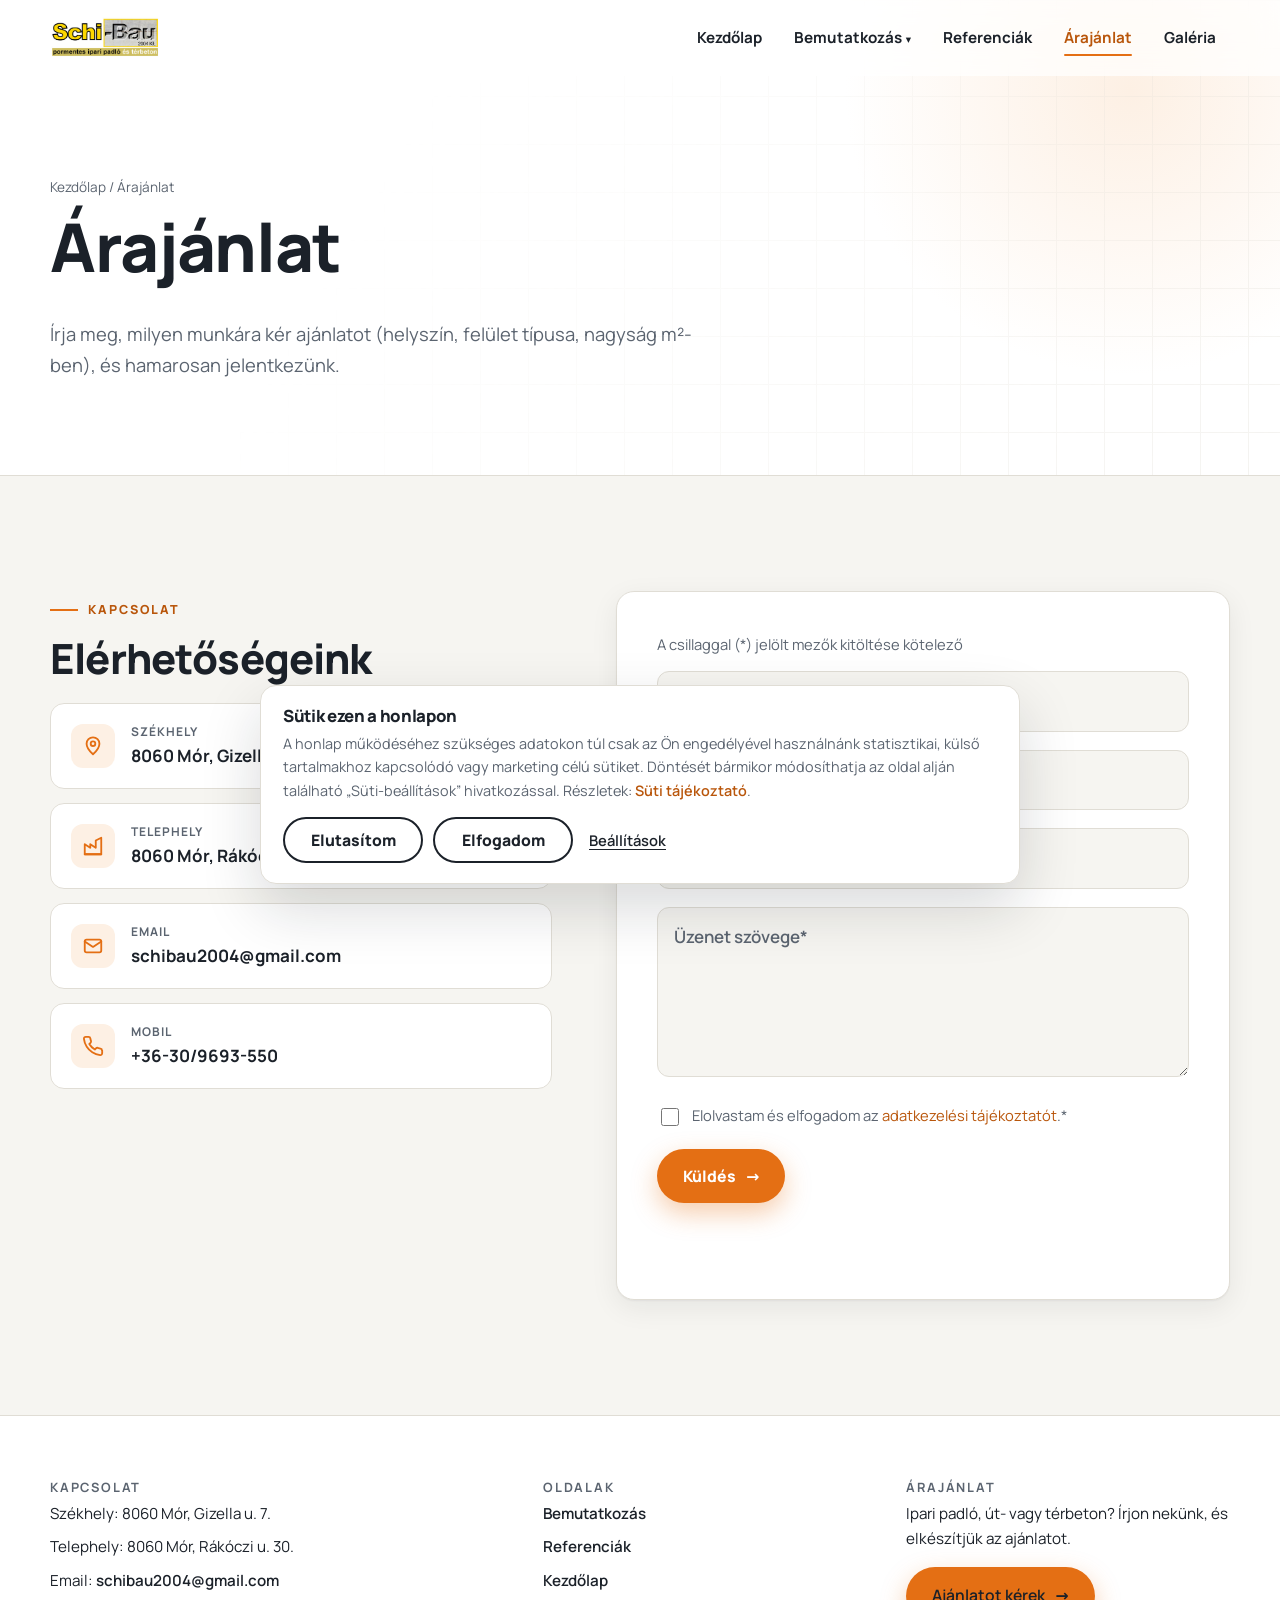
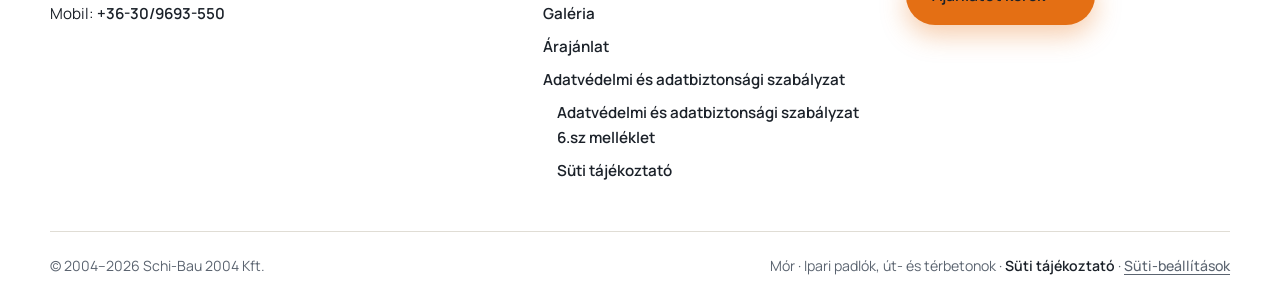
<file: arajanlat.html>
<!doctype html>
<html lang="hu">
<head>
<meta charset="utf-8">
<meta name="viewport" content="width=device-width, initial-scale=1">
<title>Árajánlat – Schi-Bau 2004</title>
<meta name="description" content="Kérjen árajánlatot ipari padló, út- vagy térbeton kivitelezésére a SCHI-BAU 2004 Kft.-től.">
<meta name="theme-color" content="#ffffff">
<meta property="og:title" content="Árajánlat – Schi-Bau 2004">
<meta property="og:description" content="Kérjen árajánlatot ipari padló, út- vagy térbeton kivitelezésére a SCHI-BAU 2004 Kft.-től.">
<meta property="og:type" content="website">
<meta property="og:locale" content="hu_HU">
<link rel="icon" href="favicon.svg" type="image/svg+xml">
<link rel="preload" href="fonts/manrope-latin-wght-normal.woff2" as="font" type="font/woff2" crossorigin>
<link rel="stylesheet" href="css/style.css">
</head>
<body>
<a class="sr-only" href="#main">Ugrás a tartalomra</a>
<header class="site-header">
  <div class="container">
    <a class="brand" href="index.html" aria-label="Schi-Bau 2004 – Kezdőlap">
      <img src="images/logo.jpg" data-orig="https://schi-bau.hu/wp-content/uploads/2017/08/Schi-Bau_fejlec.jpg" alt="Schi-Bau 2004" class="" loading="eager" decoding="async" onerror="if(this.dataset.orig&amp;&amp;this.src!==this.dataset.orig){this.src=this.dataset.orig}">
    </a>
    <button class="nav-toggle" type="button" aria-label="Menü" aria-controls="nav" aria-expanded="false"><span></span></button>
    <nav class="nav" id="nav" aria-label="Főmenü"><ul><li><a href="index.html">Kezdőlap</a></li><li class="has-sub"><a href="index.html#bemutatkozas">Bemutatkozás<span class="caret" aria-hidden="true">▾</span></a><ul class="sub"><li><a href="adatvedelem.html">Adatvédelmi és adatbiztonsági szabályzat</a><ul class="sub"><li><a href="adatvedelem-6-melleklet.html">Adatvédelmi és adatbiztonsági szabályzat 6.sz melléklet</a></li><li><a href="suti-tajekoztato.html">Süti tájékoztató</a></li></ul></li></ul></li><li><a href="referenciak.html">Referenciák</a></li><li><a href="arajanlat.html" aria-current="page">Árajánlat</a></li><li><a href="galeria.html">Galéria</a></li></ul></nav>
  </div>
</header>
<main id="main">
<section class="page-hero">
  <div class="container">
    <div class="breadcrumb reveal"><a href="index.html">Kezdőlap</a> / Árajánlat</div>
    <h1 class="reveal" style="--d:.05s">Árajánlat</h1>
    <p class="lead reveal" style="--d:.15s">Írja meg, milyen munkára kér ajánlatot (helyszín, felület típusa, nagyság m²-ben), és hamarosan jelentkezünk.</p>
  </div>
</section>
<section class="section">
  <div class="container contact-grid">
    <div>
      <div class="eyebrow reveal">Kapcsolat</div>
      <h2 class="reveal" style="--d:.05s">Elérhetőségeink</h2>
      <ul class="info-list">
  <li class="reveal"><span class="ic"><svg width="22" height="22" viewBox="0 0 24 24" fill="none" stroke="currentColor" stroke-width="2" stroke-linecap="round" stroke-linejoin="round"><path d="M12 21s-7-6.2-7-11.5A7 7 0 0 1 19 9.5C19 14.8 12 21 12 21z"/><circle cx="12" cy="9.5" r="2.5"/></svg></span><div><small>Székhely</small><span>8060 Mór, Gizella u. 7.</span></div></li>
  <li class="reveal" style="--d:.08s"><span class="ic"><svg width="22" height="22" viewBox="0 0 24 24" fill="none" stroke="currentColor" stroke-width="2" stroke-linecap="round" stroke-linejoin="round"><path d="M3 21V10l6 4V10l6 4V6l6-3v18z"/><path d="M3 21h18"/></svg></span><div><small>Telephely</small><span>8060 Mór, Rákóczi u. 30.</span></div></li>
  <li class="reveal" style="--d:.16s"><span class="ic"><svg width="22" height="22" viewBox="0 0 24 24" fill="none" stroke="currentColor" stroke-width="2" stroke-linecap="round" stroke-linejoin="round"><rect x="3" y="5" width="18" height="14" rx="2"/><path d="M3 7l9 6 9-6"/></svg></span><div><small>Email</small><a href="mailto:schibau2004@gmail.com">schibau2004@gmail.com</a></div></li>
  <li class="reveal" style="--d:.24s"><span class="ic"><svg width="22" height="22" viewBox="0 0 24 24" fill="none" stroke="currentColor" stroke-width="2" stroke-linecap="round" stroke-linejoin="round"><path d="M22 16.9v3a2 2 0 0 1-2.2 2 19.8 19.8 0 0 1-8.6-3.1 19.5 19.5 0 0 1-6-6A19.8 19.8 0 0 1 2.1 4.2 2 2 0 0 1 4.1 2h3a2 2 0 0 1 2 1.7c.1.9.4 1.8.7 2.7a2 2 0 0 1-.5 2.1L8 9.8a16 16 0 0 0 6 6l1.3-1.3a2 2 0 0 1 2.1-.4c.9.3 1.8.6 2.7.7a2 2 0 0 1 1.7 2z"/></svg></span><div><small>Mobil</small><a href="tel:+36309693550">+36-30/9693-550</a></div></li>
</ul>
    </div>
    <form class="form reveal reveal--right" id="quote-form" action="mailto:schibau2004@gmail.com" method="post" novalidate>
      <p class="note">A csillaggal (*) jelölt mezők kitöltése kötelező</p>
      <div class="field"><input id="f-name" name="name" type="text" placeholder=" " required autocomplete="name"><label for="f-name">Az Ön neve*</label></div>
      <div class="field"><input id="f-email" name="email" type="email" placeholder=" " required autocomplete="email"><label for="f-email">Az Ön email címe*</label></div>
      <div class="field"><input id="f-subject" name="subject" type="text" placeholder=" " required><label for="f-subject">A levél tárgya*</label></div>
      <div class="field"><textarea id="f-message" name="message" placeholder=" " required></textarea><label for="f-message">Üzenet szövege*</label></div>
      <label class="consent"><input type="checkbox" name="consent" required> <span>Elolvastam és elfogadom az <a href="adatvedelem-6-melleklet.html">adatkezelési tájékoztatót</a>.*</span></label>
      <button class="btn btn--primary" type="submit">Küldés <span class="arrow">→</span></button>
      <p class="form-status" aria-live="polite"></p>
    </form>
  </div>
</section>
</main>
<footer class="site-footer">
  <div class="container">
    <div class="footer-grid">
      <div>
        <h3>Kapcsolat</h3>
        <ul>
          <li>Székhely: 8060 Mór, Gizella u. 7.</li>
          <li>Telephely: 8060 Mór, Rákóczi u. 30.</li>
          <li>Email: <a href="mailto:schibau2004@gmail.com">schibau2004@gmail.com</a></li>
          <li>Mobil: <a href="tel:+36309693550">+36-30/9693-550</a></li>
        </ul>
      </div>
      <div>
        <h3>Oldalak</h3>
        <ul>
          <li><a href="index.html#bemutatkozas">Bemutatkozás</a></li>
          <li><a href="referenciak.html">Referenciák</a></li>
          <li><a href="index.html">Kezdőlap</a></li>
          <li><a href="galeria.html">Galéria</a></li>
          <li><a href="arajanlat.html">Árajánlat</a></li>
          <li><a href="adatvedelem.html">Adatvédelmi és adatbiztonsági szabályzat</a>
            <ul><li><a href="adatvedelem-6-melleklet.html">Adatvédelmi és adatbiztonsági szabályzat 6.sz melléklet</a></li><li><a href="suti-tajekoztato.html">Süti tájékoztató</a></li></ul>
          </li>
        </ul>
      </div>
      <div>
        <h3>Árajánlat</h3>
        <p>Ipari padló, út- vagy térbeton? Írjon nekünk, és elkészítjük az ajánlatot.</p>
        <a class="btn btn--primary" href="arajanlat.html">Ajánlatot kérek <span class="arrow">→</span></a>
      </div>
    </div>
    <div class="footer-bottom">
      <span>© 2004–2026 Schi-Bau 2004 Kft.</span>
      <span>Mór · Ipari padlók, út- és térbetonok · <a href="suti-tajekoztato.html">Süti tájékoztató</a> · <button type="button" class="consent-link" data-consent-open>Süti-beállítások</button></span>
    </div>
  </div>
</footer>
<button class="to-top" type="button" aria-label="Vissza a lap tetejére">↑</button>
<script src="js/consent.js" defer></script>
<script src="js/main.js" defer></script>
</body>
</html>
</file>
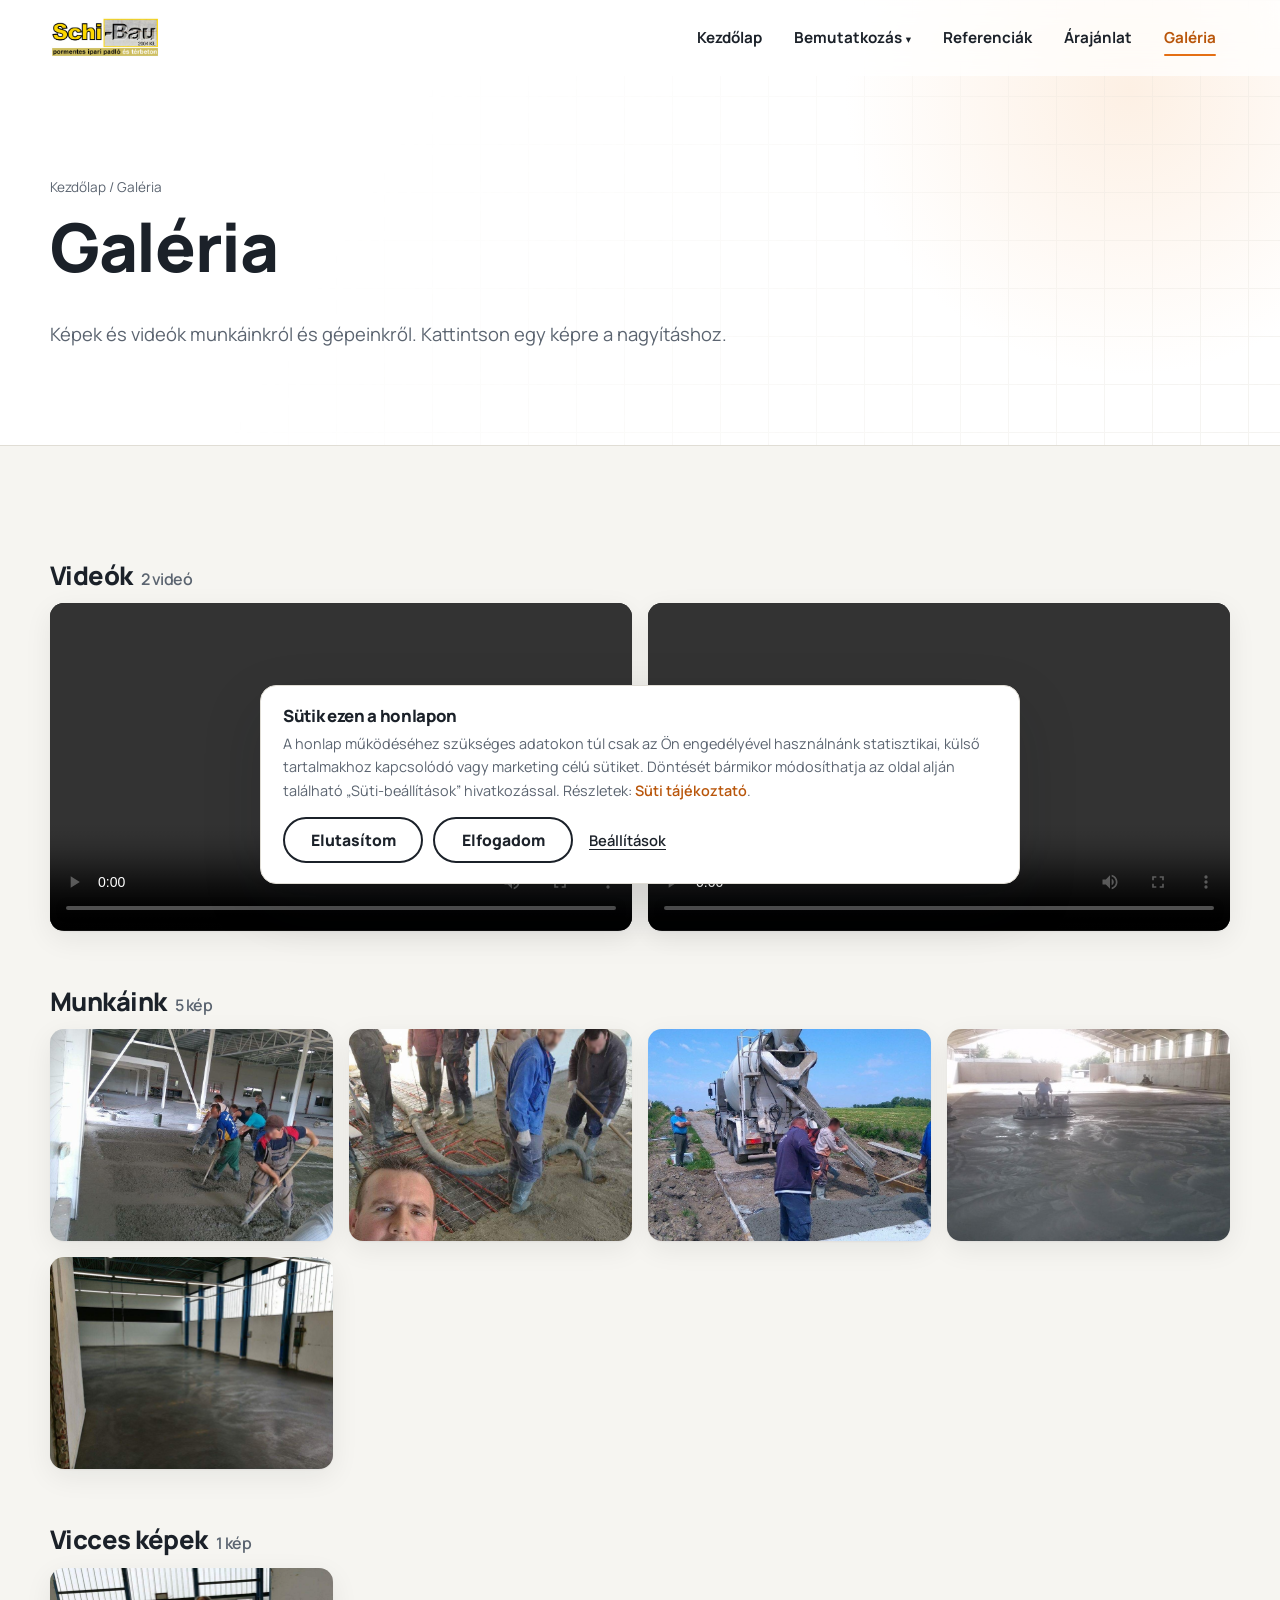
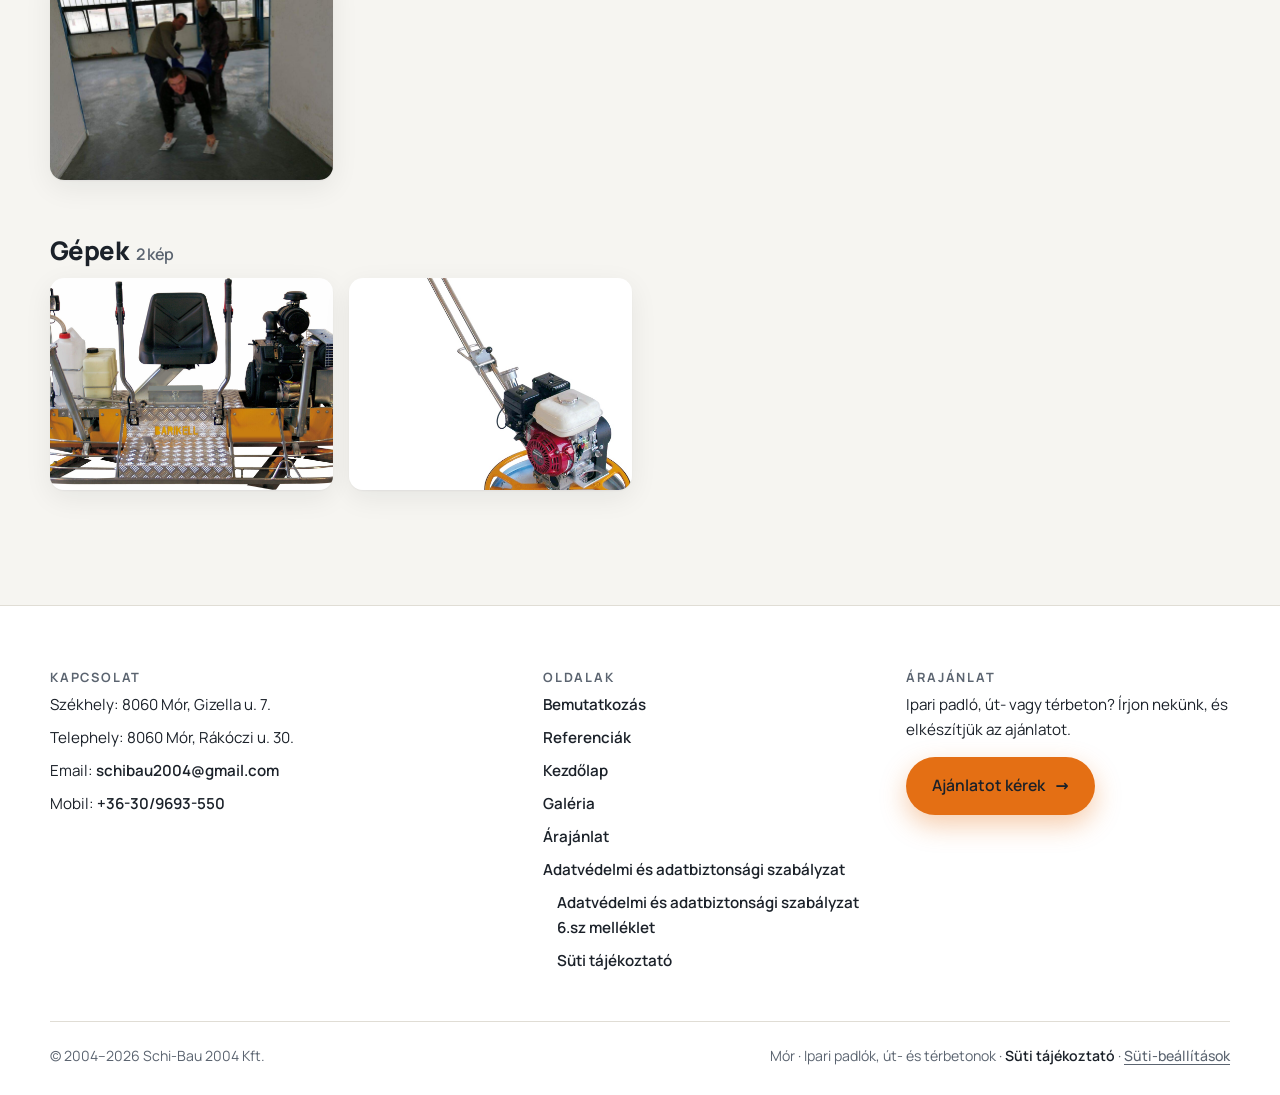
<file: galeria.html>
<!doctype html>
<html lang="hu">
<head>
<meta charset="utf-8">
<meta name="viewport" content="width=device-width, initial-scale=1">
<title>Galéria – Schi-Bau 2004</title>
<meta name="description" content="Képek és videók a SCHI-BAU 2004 Kft. munkáiról és gépeiről.">
<meta name="theme-color" content="#ffffff">
<meta property="og:title" content="Galéria – Schi-Bau 2004">
<meta property="og:description" content="Képek és videók a SCHI-BAU 2004 Kft. munkáiról és gépeiről.">
<meta property="og:type" content="website">
<meta property="og:locale" content="hu_HU">
<link rel="icon" href="favicon.svg" type="image/svg+xml">
<link rel="preload" href="fonts/manrope-latin-wght-normal.woff2" as="font" type="font/woff2" crossorigin>
<link rel="stylesheet" href="css/style.css">
</head>
<body>
<a class="sr-only" href="#main">Ugrás a tartalomra</a>
<header class="site-header">
  <div class="container">
    <a class="brand" href="index.html" aria-label="Schi-Bau 2004 – Kezdőlap">
      <img src="images/logo.jpg" data-orig="https://schi-bau.hu/wp-content/uploads/2017/08/Schi-Bau_fejlec.jpg" alt="Schi-Bau 2004" class="" loading="eager" decoding="async" onerror="if(this.dataset.orig&amp;&amp;this.src!==this.dataset.orig){this.src=this.dataset.orig}">
    </a>
    <button class="nav-toggle" type="button" aria-label="Menü" aria-controls="nav" aria-expanded="false"><span></span></button>
    <nav class="nav" id="nav" aria-label="Főmenü"><ul><li><a href="index.html">Kezdőlap</a></li><li class="has-sub"><a href="index.html#bemutatkozas">Bemutatkozás<span class="caret" aria-hidden="true">▾</span></a><ul class="sub"><li><a href="adatvedelem.html">Adatvédelmi és adatbiztonsági szabályzat</a><ul class="sub"><li><a href="adatvedelem-6-melleklet.html">Adatvédelmi és adatbiztonsági szabályzat 6.sz melléklet</a></li><li><a href="suti-tajekoztato.html">Süti tájékoztató</a></li></ul></li></ul></li><li><a href="referenciak.html">Referenciák</a></li><li><a href="arajanlat.html">Árajánlat</a></li><li><a href="galeria.html" aria-current="page">Galéria</a></li></ul></nav>
  </div>
</header>
<main id="main">
<section class="page-hero">
  <div class="container">
    <div class="breadcrumb reveal"><a href="index.html">Kezdőlap</a> / Galéria</div>
    <h1 class="reveal" style="--d:.05s">Galéria</h1>
    <p class="lead reveal" style="--d:.15s">Képek és videók munkáinkról és gépeinkről. Kattintson egy képre a nagyításhoz.</p>
  </div>
</section>
<section class="section">
  <div class="container">
<div class="gallery-group">
  <h2 class="reveal">Videók<span class="count">2 videó</span></h2>
  <div class="videos">
<video class="reveal" controls preload="metadata" playsinline><source src="videos/IMG_0839.mp4" type="video/mp4"><source src="https://schi-bau.hu/wp-content/uploads/2017/08/IMG_0839.mp4" type="video/mp4"></video>
<video class="reveal" controls preload="metadata" playsinline><source src="videos/IMG_1280.mp4" type="video/mp4"><source src="https://schi-bau.hu/wp-content/uploads/2017/08/IMG_1280.mp4" type="video/mp4"></video>
  </div>
</div><div class="gallery-group">
  <h2 class="reveal">Munkáink<span class="count">5 kép</span></h2>
  <div class="gallery">
<a href="images/munkaink/3.jpg" data-orig="https://schi-bau.hu/wp-content/gallery/munkaink/3.jpg" data-lightbox="munkaink" data-caption="Munkáink – 3" class="reveal reveal--zoom"><img src="images/munkaink/3.jpg" data-orig="https://schi-bau.hu/wp-content/gallery/munkaink/3.jpg" alt="3" class="lazy-fade" loading="lazy" decoding="async" onerror="if(this.dataset.orig&amp;&amp;this.src!==this.dataset.orig){this.src=this.dataset.orig}"></a>
<a href="images/munkaink/2.jpg" data-orig="https://schi-bau.hu/wp-content/gallery/munkaink/2.jpg" data-lightbox="munkaink" data-caption="Munkáink – 2" class="reveal reveal--zoom"><img src="images/munkaink/2.jpg" data-orig="https://schi-bau.hu/wp-content/gallery/munkaink/2.jpg" alt="2" class="lazy-fade" loading="lazy" decoding="async" onerror="if(this.dataset.orig&amp;&amp;this.src!==this.dataset.orig){this.src=this.dataset.orig}"></a>
<a href="images/munkaink/1.jpg" data-orig="https://schi-bau.hu/wp-content/gallery/munkaink/1.jpg" data-lightbox="munkaink" data-caption="Munkáink – 1" class="reveal reveal--zoom"><img src="images/munkaink/1.jpg" data-orig="https://schi-bau.hu/wp-content/gallery/munkaink/1.jpg" alt="1" class="lazy-fade" loading="lazy" decoding="async" onerror="if(this.dataset.orig&amp;&amp;this.src!==this.dataset.orig){this.src=this.dataset.orig}"></a>
<a href="images/munkaink/IMG_1279.jpg" data-orig="https://schi-bau.hu/wp-content/gallery/munkaink/IMG_1279.jpg" data-lightbox="munkaink" data-caption="Munkáink – IMG_1279" class="reveal reveal--zoom"><img src="images/munkaink/IMG_1279.jpg" data-orig="https://schi-bau.hu/wp-content/gallery/munkaink/IMG_1279.jpg" alt="IMG_1279" class="lazy-fade" loading="lazy" decoding="async" onerror="if(this.dataset.orig&amp;&amp;this.src!==this.dataset.orig){this.src=this.dataset.orig}"></a>
<a href="images/munkaink/5.jpg" data-orig="https://schi-bau.hu/wp-content/gallery/munkaink/5.jpg" data-lightbox="munkaink" data-caption="Munkáink – 5" class="reveal reveal--zoom"><img src="images/munkaink/5.jpg" data-orig="https://schi-bau.hu/wp-content/gallery/munkaink/5.jpg" alt="5" class="lazy-fade" loading="lazy" decoding="async" onerror="if(this.dataset.orig&amp;&amp;this.src!==this.dataset.orig){this.src=this.dataset.orig}"></a>
  </div>
</div><div class="gallery-group">
  <h2 class="reveal">Vicces képek<span class="count">1 kép</span></h2>
  <div class="gallery">
<a href="images/vicces-kepek/4.jpg" data-orig="https://schi-bau.hu/wp-content/gallery/vicces-kepek/4.jpg" data-lightbox="vicces" data-caption="Vicces képek – 4" class="reveal reveal--zoom"><img src="images/vicces-kepek/4.jpg" data-orig="https://schi-bau.hu/wp-content/gallery/vicces-kepek/4.jpg" alt="4" class="lazy-fade" loading="lazy" decoding="async" onerror="if(this.dataset.orig&amp;&amp;this.src!==this.dataset.orig){this.src=this.dataset.orig}"></a>
  </div>
</div><div class="gallery-group">
  <h2 class="reveal">Gépek<span class="count">2 kép</span></h2>
  <div class="gallery">
<a href="images/gepek/mk8-120.jpg" data-orig="https://schi-bau.hu/wp-content/gallery/gepek/mk8-120.jpg" data-lightbox="gepek" data-caption="Gépek – mk8-120" class="reveal reveal--zoom"><img src="images/gepek/mk8-120.jpg" data-orig="https://schi-bau.hu/wp-content/gallery/gepek/mk8-120.jpg" alt="mk8-120" class="lazy-fade" loading="lazy" decoding="async" onerror="if(this.dataset.orig&amp;&amp;this.src!==this.dataset.orig){this.src=this.dataset.orig}"></a>
<a href="images/gepek/moskito60.jpg" data-orig="https://schi-bau.hu/wp-content/gallery/gepek/moskito60.jpg" data-lightbox="gepek" data-caption="Gépek – moskito60" class="reveal reveal--zoom"><img src="images/gepek/moskito60.jpg" data-orig="https://schi-bau.hu/wp-content/gallery/gepek/moskito60.jpg" alt="moskito60" class="lazy-fade" loading="lazy" decoding="async" onerror="if(this.dataset.orig&amp;&amp;this.src!==this.dataset.orig){this.src=this.dataset.orig}"></a>
  </div>
</div>
  </div>
</section>
</main>
<footer class="site-footer">
  <div class="container">
    <div class="footer-grid">
      <div>
        <h3>Kapcsolat</h3>
        <ul>
          <li>Székhely: 8060 Mór, Gizella u. 7.</li>
          <li>Telephely: 8060 Mór, Rákóczi u. 30.</li>
          <li>Email: <a href="mailto:schibau2004@gmail.com">schibau2004@gmail.com</a></li>
          <li>Mobil: <a href="tel:+36309693550">+36-30/9693-550</a></li>
        </ul>
      </div>
      <div>
        <h3>Oldalak</h3>
        <ul>
          <li><a href="index.html#bemutatkozas">Bemutatkozás</a></li>
          <li><a href="referenciak.html">Referenciák</a></li>
          <li><a href="index.html">Kezdőlap</a></li>
          <li><a href="galeria.html">Galéria</a></li>
          <li><a href="arajanlat.html">Árajánlat</a></li>
          <li><a href="adatvedelem.html">Adatvédelmi és adatbiztonsági szabályzat</a>
            <ul><li><a href="adatvedelem-6-melleklet.html">Adatvédelmi és adatbiztonsági szabályzat 6.sz melléklet</a></li><li><a href="suti-tajekoztato.html">Süti tájékoztató</a></li></ul>
          </li>
        </ul>
      </div>
      <div>
        <h3>Árajánlat</h3>
        <p>Ipari padló, út- vagy térbeton? Írjon nekünk, és elkészítjük az ajánlatot.</p>
        <a class="btn btn--primary" href="arajanlat.html">Ajánlatot kérek <span class="arrow">→</span></a>
      </div>
    </div>
    <div class="footer-bottom">
      <span>© 2004–2026 Schi-Bau 2004 Kft.</span>
      <span>Mór · Ipari padlók, út- és térbetonok · <a href="suti-tajekoztato.html">Süti tájékoztató</a> · <button type="button" class="consent-link" data-consent-open>Süti-beállítások</button></span>
    </div>
  </div>
</footer>
<button class="to-top" type="button" aria-label="Vissza a lap tetejére">↑</button>
<script src="js/consent.js" defer></script>
<script src="js/main.js" defer></script>
</body>
</html>
</file>
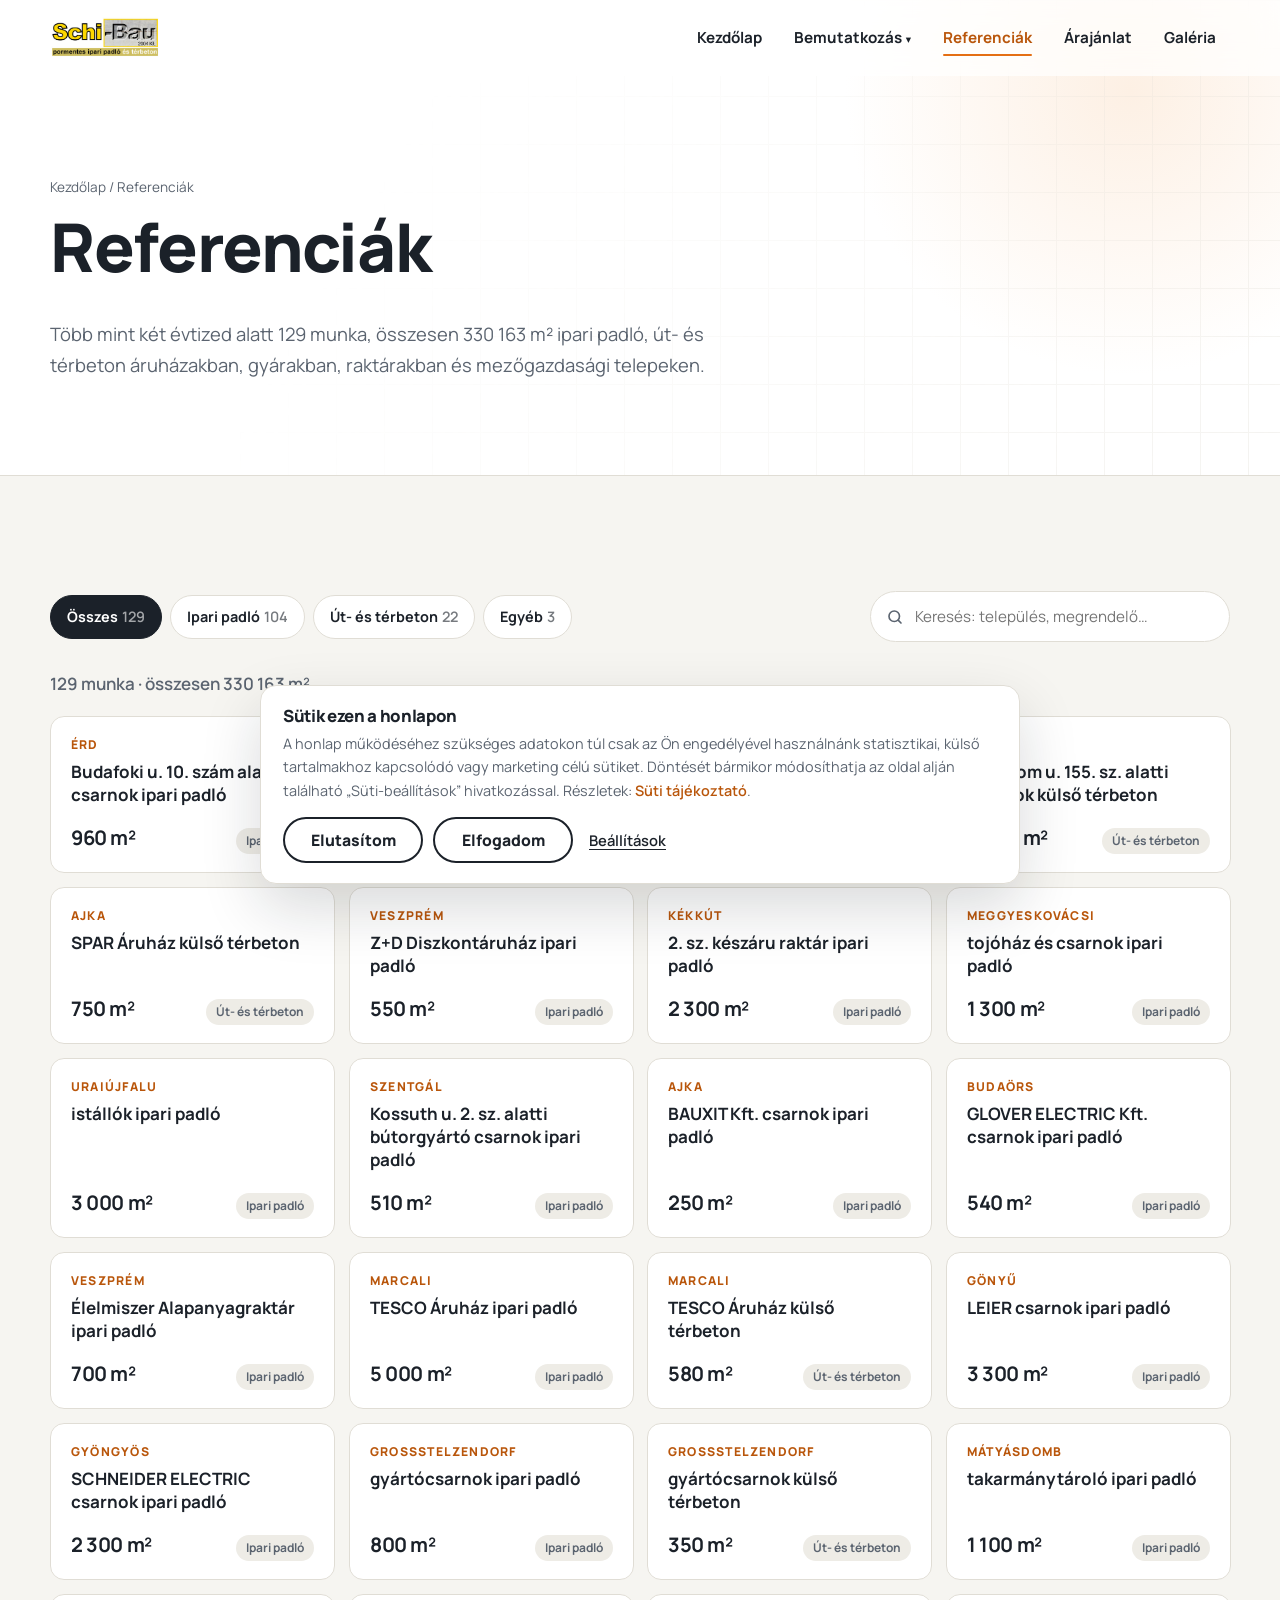
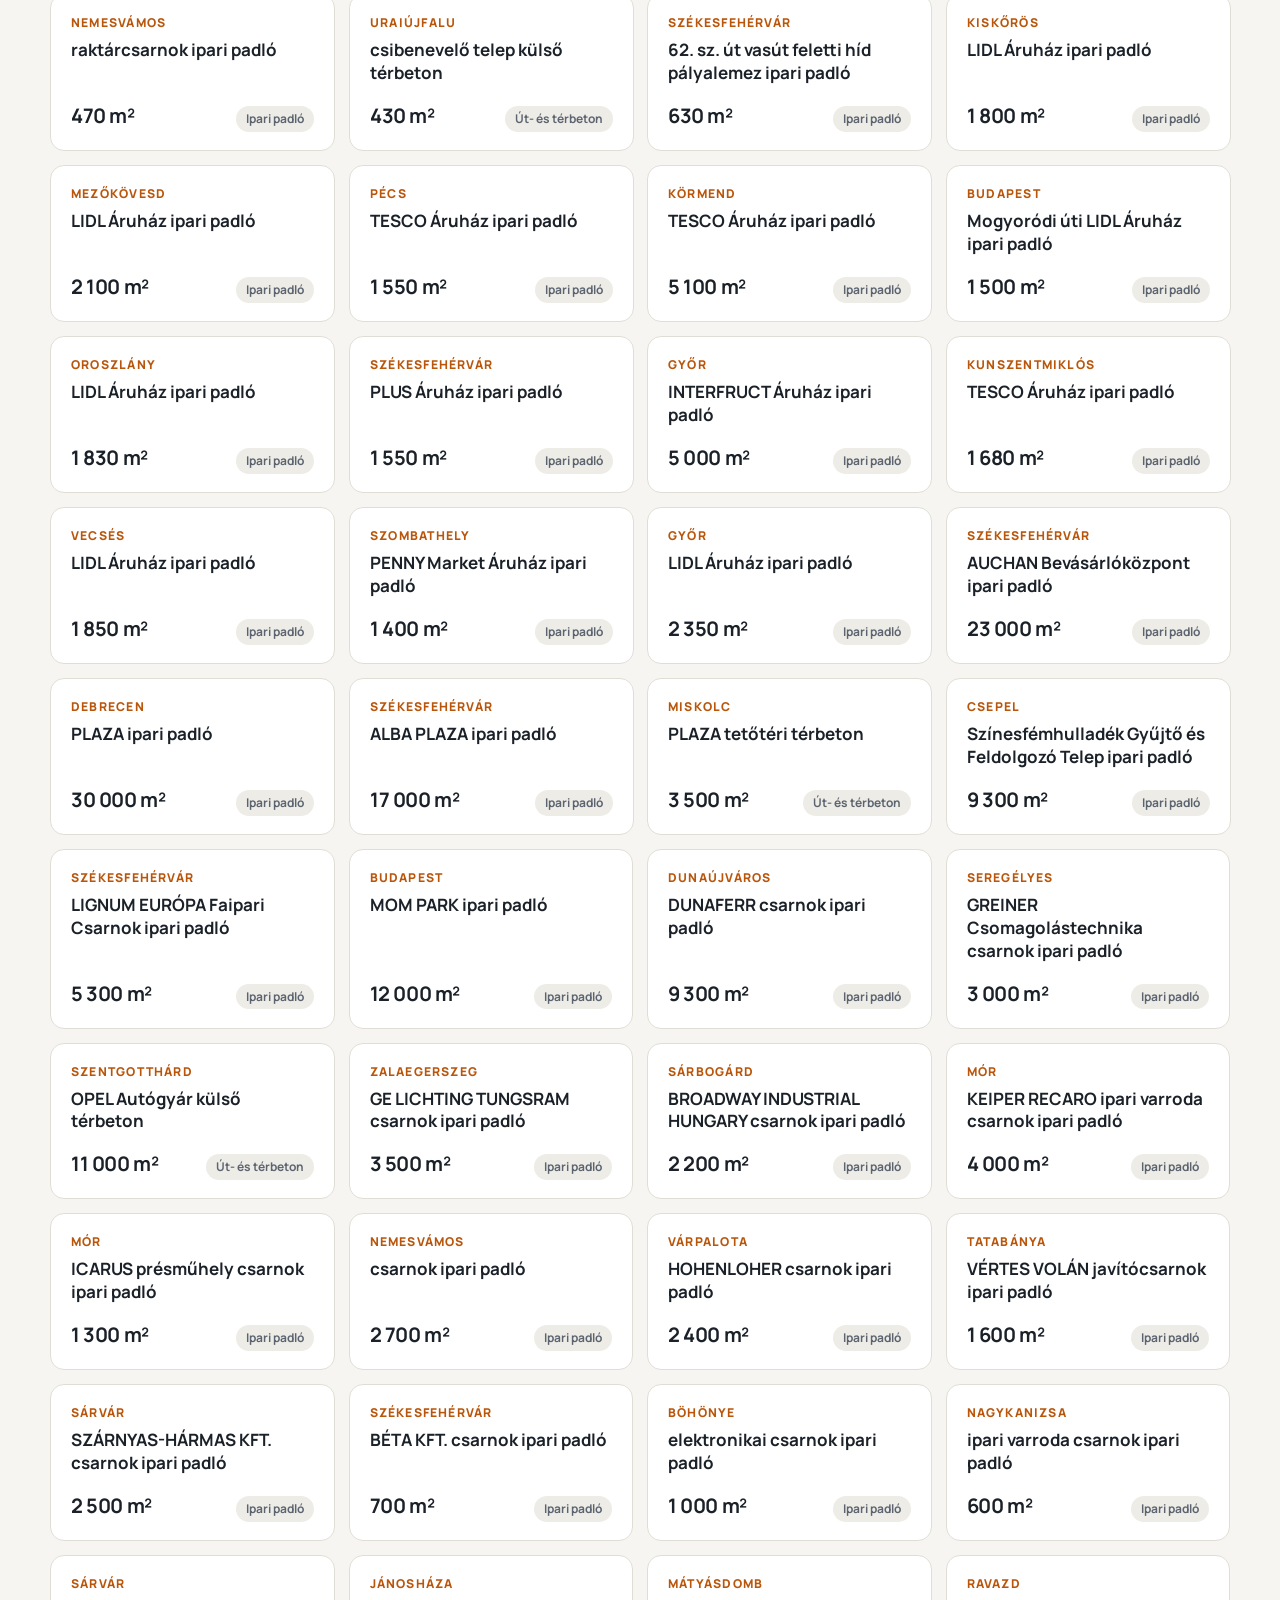
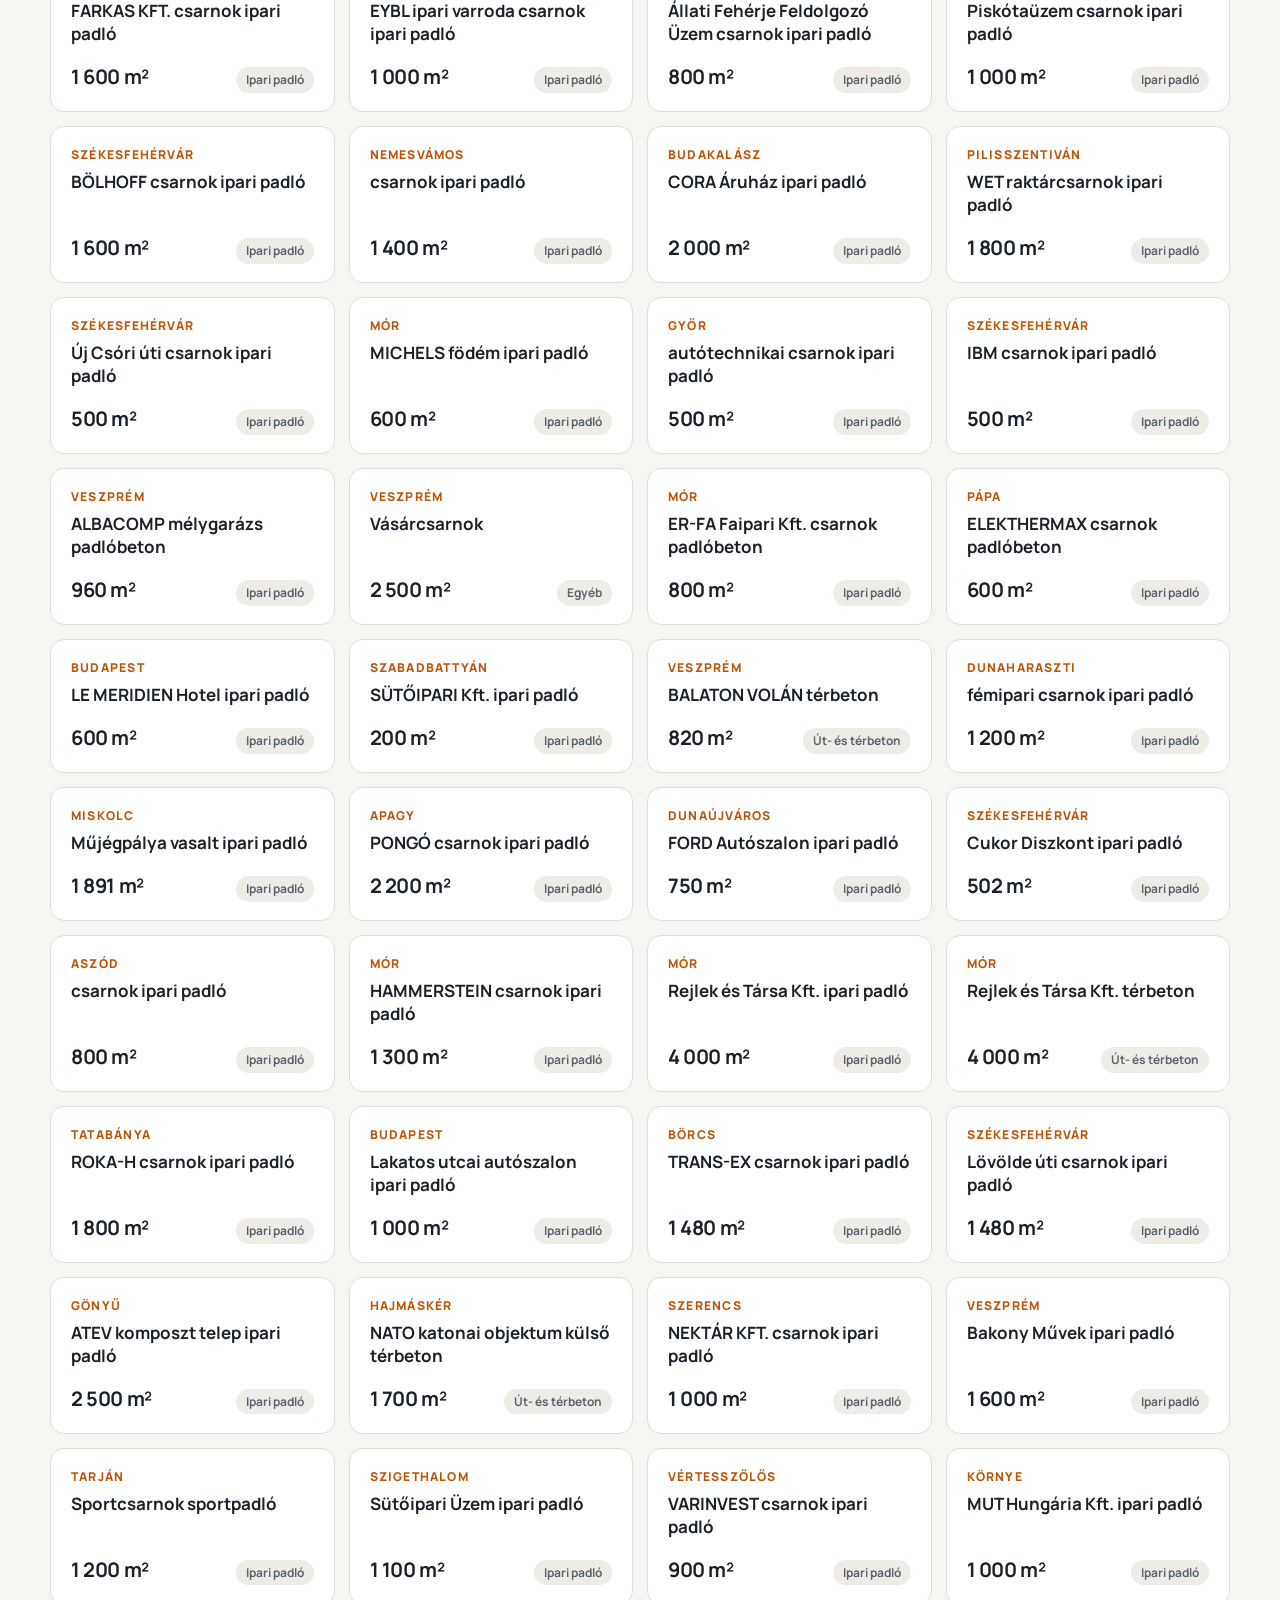
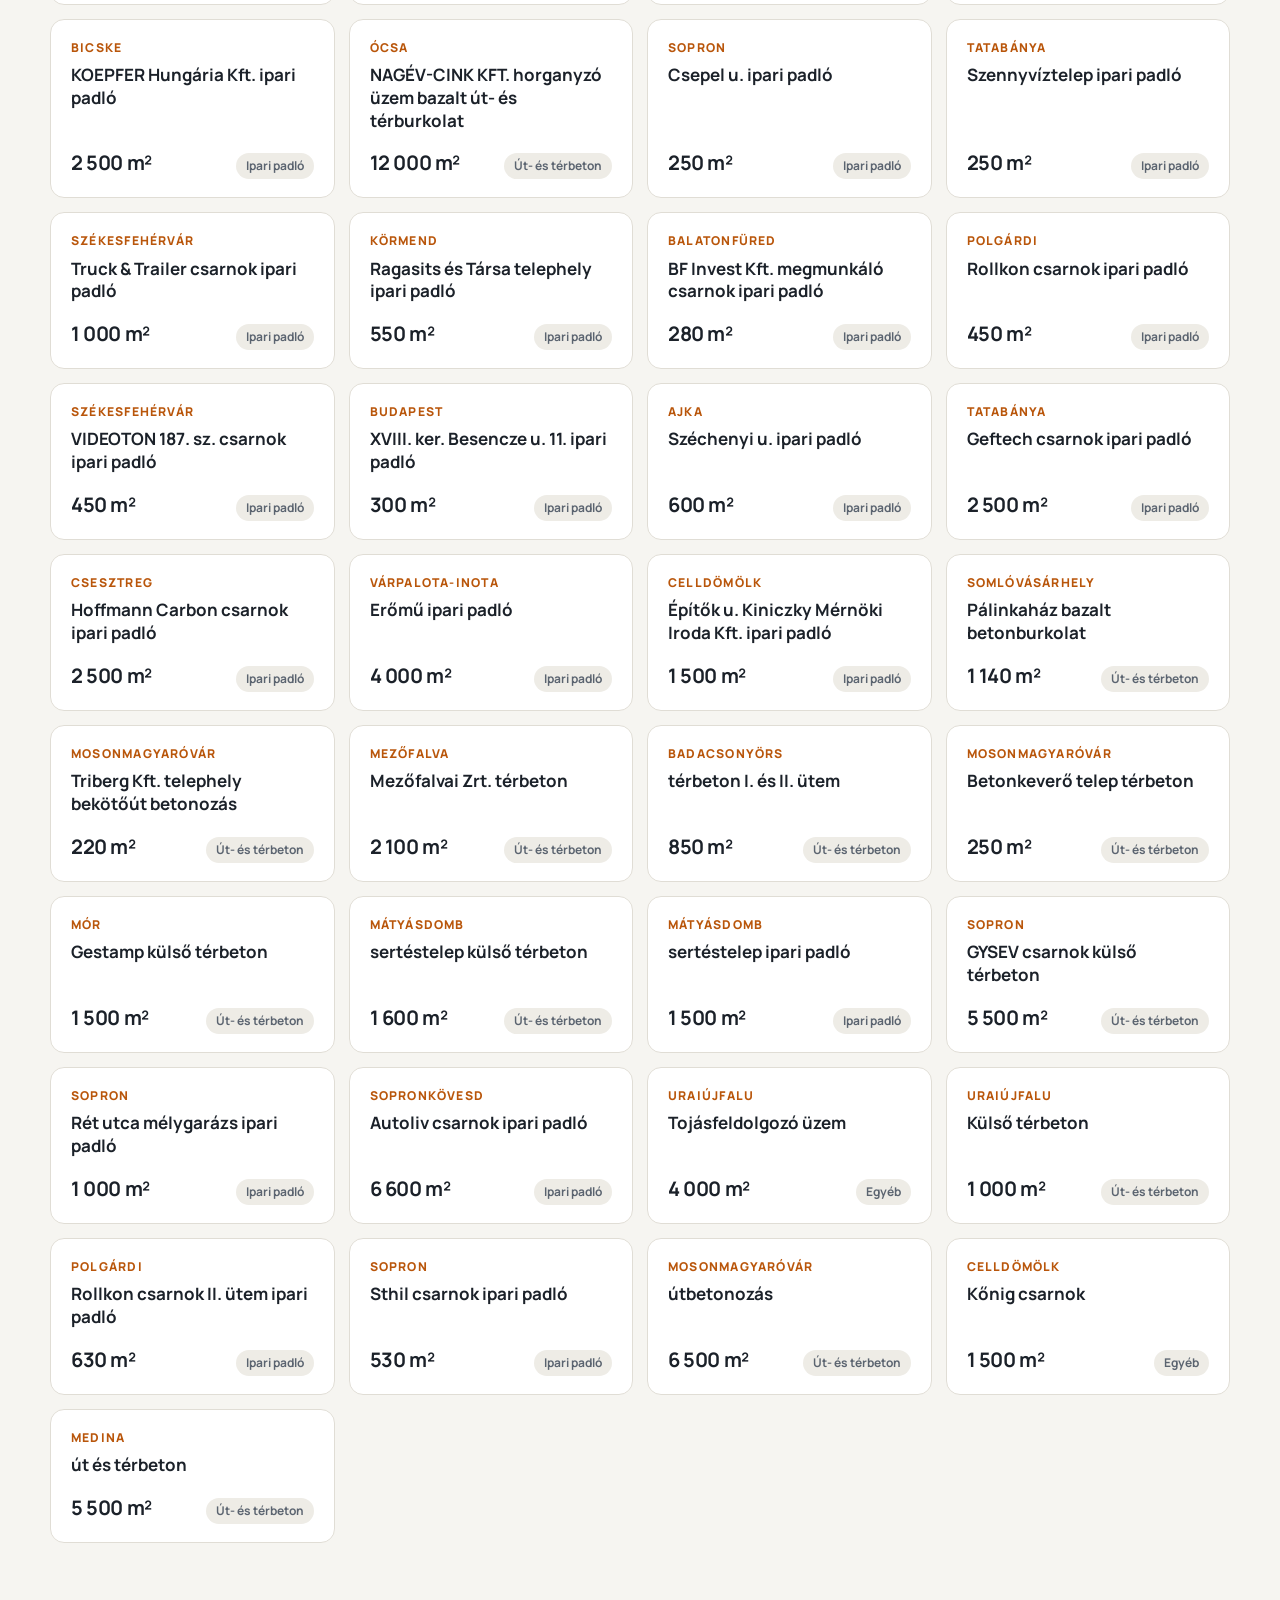
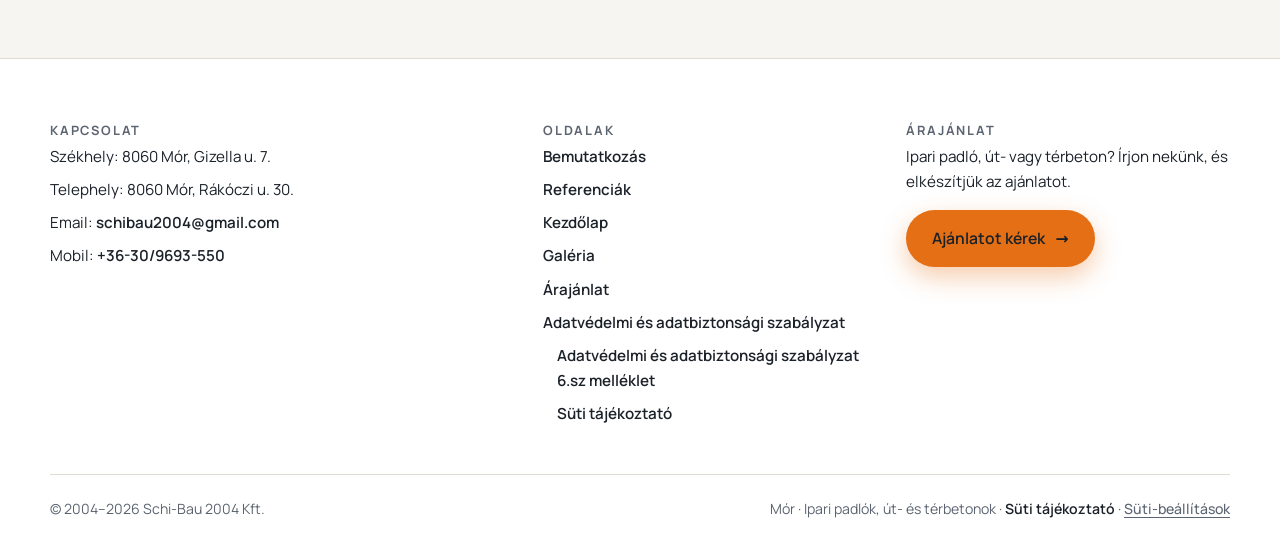
<file: referenciak.html>
<!doctype html>
<html lang="hu">
<head>
<meta charset="utf-8">
<meta name="viewport" content="width=device-width, initial-scale=1">
<title>Referenciák – Schi-Bau 2004</title>
<meta name="description" content="A SCHI-BAU 2004 Kft. referenciái: ipari padlók, út- és térbetonok áruházakban, csarnokokban és mezőgazdasági telepeken.">
<meta name="theme-color" content="#ffffff">
<meta property="og:title" content="Referenciák – Schi-Bau 2004">
<meta property="og:description" content="A SCHI-BAU 2004 Kft. referenciái: ipari padlók, út- és térbetonok áruházakban, csarnokokban és mezőgazdasági telepeken.">
<meta property="og:type" content="website">
<meta property="og:locale" content="hu_HU">
<link rel="icon" href="favicon.svg" type="image/svg+xml">
<link rel="preload" href="fonts/manrope-latin-wght-normal.woff2" as="font" type="font/woff2" crossorigin>
<link rel="stylesheet" href="css/style.css">
</head>
<body>
<a class="sr-only" href="#main">Ugrás a tartalomra</a>
<header class="site-header">
  <div class="container">
    <a class="brand" href="index.html" aria-label="Schi-Bau 2004 – Kezdőlap">
      <img src="images/logo.jpg" data-orig="https://schi-bau.hu/wp-content/uploads/2017/08/Schi-Bau_fejlec.jpg" alt="Schi-Bau 2004" class="" loading="eager" decoding="async" onerror="if(this.dataset.orig&amp;&amp;this.src!==this.dataset.orig){this.src=this.dataset.orig}">
    </a>
    <button class="nav-toggle" type="button" aria-label="Menü" aria-controls="nav" aria-expanded="false"><span></span></button>
    <nav class="nav" id="nav" aria-label="Főmenü"><ul><li><a href="index.html">Kezdőlap</a></li><li class="has-sub"><a href="index.html#bemutatkozas">Bemutatkozás<span class="caret" aria-hidden="true">▾</span></a><ul class="sub"><li><a href="adatvedelem.html">Adatvédelmi és adatbiztonsági szabályzat</a><ul class="sub"><li><a href="adatvedelem-6-melleklet.html">Adatvédelmi és adatbiztonsági szabályzat 6.sz melléklet</a></li><li><a href="suti-tajekoztato.html">Süti tájékoztató</a></li></ul></li></ul></li><li><a href="referenciak.html" aria-current="page">Referenciák</a></li><li><a href="arajanlat.html">Árajánlat</a></li><li><a href="galeria.html">Galéria</a></li></ul></nav>
  </div>
</header>
<main id="main">
<section class="page-hero">
  <div class="container">
    <div class="breadcrumb reveal"><a href="index.html">Kezdőlap</a> / Referenciák</div>
    <h1 class="reveal" style="--d:.05s">Referenciák</h1>
    <p class="lead reveal" style="--d:.15s">Több mint két évtized alatt 129 munka, összesen 330 163 m² ipari padló, út- és térbeton áruházakban, gyárakban, raktárakban és mezőgazdasági telepeken.</p>
  </div>
</section>
<section class="section">
  <div class="container">
    <div class="ref-tools reveal">
      <div class="chips" role="group" aria-label="Szűrés munkatípus szerint"><button class="chip is-active" type="button" data-filter="all" aria-pressed="true">Összes<span class="n">129</span></button><button class="chip" type="button" data-filter="padlo" aria-pressed="false">Ipari padló<span class="n">104</span></button><button class="chip" type="button" data-filter="ter" aria-pressed="false">Út- és térbeton<span class="n">22</span></button><button class="chip" type="button" data-filter="egyeb" aria-pressed="false">Egyéb<span class="n">3</span></button></div>
      <label class="search"><svg width="18" height="18" viewBox="0 0 24 24" fill="none" stroke="currentColor" stroke-width="2.2" stroke-linecap="round"><circle cx="11" cy="11" r="7"/><path d="M20 20l-3.5-3.5"/></svg><span class="sr-only">Keresés</span><input id="ref-search" type="search" placeholder="Keresés: település, megrendelő…" autocomplete="off"></label>
    </div>
    <p class="ref-summary" aria-live="polite">129 munka · összesen 330 163 m²</p>
    <div class="ref-grid">
<article class="ref" data-type="padlo" data-area="960"><span class="place">Érd</span><span class="title">Budafoki u. 10. szám alatti csarnok ipari padló</span><span class="area"><b>960 m²</b><span class="tag">Ipari padló</span></span></article>
<article class="ref" data-type="padlo" data-area="2400"><span class="place">Zalaszentgrót</span><span class="title">ásványvíz palackozó üzem ipari padló</span><span class="area"><b>2 400 m²</b><span class="tag">Ipari padló</span></span></article>
<article class="ref" data-type="padlo" data-area="1600"><span class="place">Harta</span><span class="title">Templom u. 155. sz. alatti csarnok ipari padló</span><span class="area"><b>1 600 m²</b><span class="tag">Ipari padló</span></span></article>
<article class="ref" data-type="ter" data-area="2500"><span class="place">Harta</span><span class="title">Templom u. 155. sz. alatti csarnok külső térbeton</span><span class="area"><b>2 500 m²</b><span class="tag">Út- és térbeton</span></span></article>
<article class="ref" data-type="ter" data-area="750"><span class="place">Ajka</span><span class="title">SPAR Áruház külső térbeton</span><span class="area"><b>750 m²</b><span class="tag">Út- és térbeton</span></span></article>
<article class="ref" data-type="padlo" data-area="550"><span class="place">Veszprém</span><span class="title">Z+D Diszkontáruház ipari padló</span><span class="area"><b>550 m²</b><span class="tag">Ipari padló</span></span></article>
<article class="ref" data-type="padlo" data-area="2300"><span class="place">Kékkút</span><span class="title">2. sz. készáru raktár ipari padló</span><span class="area"><b>2 300 m²</b><span class="tag">Ipari padló</span></span></article>
<article class="ref" data-type="padlo" data-area="1300"><span class="place">Meggyeskovácsi</span><span class="title">tojóház és csarnok ipari padló</span><span class="area"><b>1 300 m²</b><span class="tag">Ipari padló</span></span></article>
<article class="ref" data-type="padlo" data-area="3000"><span class="place">Uraiújfalu</span><span class="title">istállók ipari padló</span><span class="area"><b>3 000 m²</b><span class="tag">Ipari padló</span></span></article>
<article class="ref" data-type="padlo" data-area="510"><span class="place">Szentgál</span><span class="title">Kossuth u. 2. sz. alatti bútorgyártó csarnok ipari padló</span><span class="area"><b>510 m²</b><span class="tag">Ipari padló</span></span></article>
<article class="ref" data-type="padlo" data-area="250"><span class="place">Ajka</span><span class="title">BAUXIT Kft. csarnok ipari padló</span><span class="area"><b>250 m²</b><span class="tag">Ipari padló</span></span></article>
<article class="ref" data-type="padlo" data-area="540"><span class="place">Budaörs</span><span class="title">GLOVER ELECTRIC Kft. csarnok ipari padló</span><span class="area"><b>540 m²</b><span class="tag">Ipari padló</span></span></article>
<article class="ref" data-type="padlo" data-area="700"><span class="place">Veszprém</span><span class="title">Élelmiszer Alapanyagraktár ipari padló</span><span class="area"><b>700 m²</b><span class="tag">Ipari padló</span></span></article>
<article class="ref" data-type="padlo" data-area="5000"><span class="place">Marcali</span><span class="title">TESCO Áruház ipari padló</span><span class="area"><b>5 000 m²</b><span class="tag">Ipari padló</span></span></article>
<article class="ref" data-type="ter" data-area="580"><span class="place">Marcali</span><span class="title">TESCO Áruház külső térbeton</span><span class="area"><b>580 m²</b><span class="tag">Út- és térbeton</span></span></article>
<article class="ref" data-type="padlo" data-area="3300"><span class="place">Gönyű</span><span class="title">LEIER csarnok ipari padló</span><span class="area"><b>3 300 m²</b><span class="tag">Ipari padló</span></span></article>
<article class="ref" data-type="padlo" data-area="2300"><span class="place">Gyöngyös</span><span class="title">SCHNEIDER ELECTRIC csarnok ipari padló</span><span class="area"><b>2 300 m²</b><span class="tag">Ipari padló</span></span></article>
<article class="ref" data-type="padlo" data-area="800"><span class="place">Großstelzendorf</span><span class="title">gyártócsarnok ipari padló</span><span class="area"><b>800 m²</b><span class="tag">Ipari padló</span></span></article>
<article class="ref" data-type="ter" data-area="350"><span class="place">Großstelzendorf</span><span class="title">gyártócsarnok külső térbeton</span><span class="area"><b>350 m²</b><span class="tag">Út- és térbeton</span></span></article>
<article class="ref" data-type="padlo" data-area="1100"><span class="place">Mátyásdomb</span><span class="title">takarmánytároló ipari padló</span><span class="area"><b>1 100 m²</b><span class="tag">Ipari padló</span></span></article>
<article class="ref" data-type="padlo" data-area="470"><span class="place">Nemesvámos</span><span class="title">raktárcsarnok ipari padló</span><span class="area"><b>470 m²</b><span class="tag">Ipari padló</span></span></article>
<article class="ref" data-type="ter" data-area="430"><span class="place">Uraiújfalu</span><span class="title">csibenevelő telep külső térbeton</span><span class="area"><b>430 m²</b><span class="tag">Út- és térbeton</span></span></article>
<article class="ref" data-type="padlo" data-area="630"><span class="place">Székesfehérvár</span><span class="title">62. sz. út vasút feletti híd pályalemez ipari padló</span><span class="area"><b>630 m²</b><span class="tag">Ipari padló</span></span></article>
<article class="ref" data-type="padlo" data-area="1800"><span class="place">Kiskőrös</span><span class="title">LIDL Áruház ipari padló</span><span class="area"><b>1 800 m²</b><span class="tag">Ipari padló</span></span></article>
<article class="ref" data-type="padlo" data-area="2100"><span class="place">Mezőkövesd</span><span class="title">LIDL Áruház ipari padló</span><span class="area"><b>2 100 m²</b><span class="tag">Ipari padló</span></span></article>
<article class="ref" data-type="padlo" data-area="1550"><span class="place">Pécs</span><span class="title">TESCO Áruház ipari padló</span><span class="area"><b>1 550 m²</b><span class="tag">Ipari padló</span></span></article>
<article class="ref" data-type="padlo" data-area="5100"><span class="place">Körmend</span><span class="title">TESCO Áruház ipari padló</span><span class="area"><b>5 100 m²</b><span class="tag">Ipari padló</span></span></article>
<article class="ref" data-type="padlo" data-area="1500"><span class="place">Budapest</span><span class="title">Mogyoródi úti LIDL Áruház ipari padló</span><span class="area"><b>1 500 m²</b><span class="tag">Ipari padló</span></span></article>
<article class="ref" data-type="padlo" data-area="1830"><span class="place">Oroszlány</span><span class="title">LIDL Áruház ipari padló</span><span class="area"><b>1 830 m²</b><span class="tag">Ipari padló</span></span></article>
<article class="ref" data-type="padlo" data-area="1550"><span class="place">Székesfehérvár</span><span class="title">PLUS Áruház ipari padló</span><span class="area"><b>1 550 m²</b><span class="tag">Ipari padló</span></span></article>
<article class="ref" data-type="padlo" data-area="5000"><span class="place">Győr</span><span class="title">INTERFRUCT Áruház ipari padló</span><span class="area"><b>5 000 m²</b><span class="tag">Ipari padló</span></span></article>
<article class="ref" data-type="padlo" data-area="1680"><span class="place">Kunszentmiklós</span><span class="title">TESCO Áruház ipari padló</span><span class="area"><b>1 680 m²</b><span class="tag">Ipari padló</span></span></article>
<article class="ref" data-type="padlo" data-area="1850"><span class="place">Vecsés</span><span class="title">LIDL Áruház ipari padló</span><span class="area"><b>1 850 m²</b><span class="tag">Ipari padló</span></span></article>
<article class="ref" data-type="padlo" data-area="1400"><span class="place">Szombathely</span><span class="title">PENNY Market Áruház ipari padló</span><span class="area"><b>1 400 m²</b><span class="tag">Ipari padló</span></span></article>
<article class="ref" data-type="padlo" data-area="2350"><span class="place">Győr</span><span class="title">LIDL Áruház ipari padló</span><span class="area"><b>2 350 m²</b><span class="tag">Ipari padló</span></span></article>
<article class="ref" data-type="padlo" data-area="23000"><span class="place">Székesfehérvár</span><span class="title">AUCHAN Bevásárlóközpont ipari padló</span><span class="area"><b>23 000 m²</b><span class="tag">Ipari padló</span></span></article>
<article class="ref" data-type="padlo" data-area="30000"><span class="place">Debrecen</span><span class="title">PLAZA ipari padló</span><span class="area"><b>30 000 m²</b><span class="tag">Ipari padló</span></span></article>
<article class="ref" data-type="padlo" data-area="17000"><span class="place">Székesfehérvár</span><span class="title">ALBA PLAZA ipari padló</span><span class="area"><b>17 000 m²</b><span class="tag">Ipari padló</span></span></article>
<article class="ref" data-type="ter" data-area="3500"><span class="place">Miskolc</span><span class="title">PLAZA tetőtéri térbeton</span><span class="area"><b>3 500 m²</b><span class="tag">Út- és térbeton</span></span></article>
<article class="ref" data-type="padlo" data-area="9300"><span class="place">Csepel</span><span class="title">Színesfémhulladék Gyűjtő és Feldolgozó Telep ipari padló</span><span class="area"><b>9 300 m²</b><span class="tag">Ipari padló</span></span></article>
<article class="ref" data-type="padlo" data-area="5300"><span class="place">Székesfehérvár</span><span class="title">LIGNUM EURÓPA Faipari Csarnok ipari padló</span><span class="area"><b>5 300 m²</b><span class="tag">Ipari padló</span></span></article>
<article class="ref" data-type="padlo" data-area="12000"><span class="place">Budapest</span><span class="title">MOM PARK ipari padló</span><span class="area"><b>12 000 m²</b><span class="tag">Ipari padló</span></span></article>
<article class="ref" data-type="padlo" data-area="9300"><span class="place">Dunaújváros</span><span class="title">DUNAFERR csarnok ipari padló</span><span class="area"><b>9 300 m²</b><span class="tag">Ipari padló</span></span></article>
<article class="ref" data-type="padlo" data-area="3000"><span class="place">Seregélyes</span><span class="title">GREINER Csomagolástechnika csarnok ipari padló</span><span class="area"><b>3 000 m²</b><span class="tag">Ipari padló</span></span></article>
<article class="ref" data-type="ter" data-area="11000"><span class="place">Szentgotthárd</span><span class="title">OPEL Autógyár külső térbeton</span><span class="area"><b>11 000 m²</b><span class="tag">Út- és térbeton</span></span></article>
<article class="ref" data-type="padlo" data-area="3500"><span class="place">Zalaegerszeg</span><span class="title">GE LICHTING TUNGSRAM csarnok ipari padló</span><span class="area"><b>3 500 m²</b><span class="tag">Ipari padló</span></span></article>
<article class="ref" data-type="padlo" data-area="2200"><span class="place">Sárbogárd</span><span class="title">BROADWAY INDUSTRIAL HUNGARY csarnok ipari padló</span><span class="area"><b>2 200 m²</b><span class="tag">Ipari padló</span></span></article>
<article class="ref" data-type="padlo" data-area="4000"><span class="place">Mór</span><span class="title">KEIPER RECARO ipari varroda csarnok ipari padló</span><span class="area"><b>4 000 m²</b><span class="tag">Ipari padló</span></span></article>
<article class="ref" data-type="padlo" data-area="1300"><span class="place">Mór</span><span class="title">ICARUS présműhely csarnok ipari padló</span><span class="area"><b>1 300 m²</b><span class="tag">Ipari padló</span></span></article>
<article class="ref" data-type="padlo" data-area="2700"><span class="place">Nemesvámos</span><span class="title">csarnok ipari padló</span><span class="area"><b>2 700 m²</b><span class="tag">Ipari padló</span></span></article>
<article class="ref" data-type="padlo" data-area="2400"><span class="place">Várpalota</span><span class="title">HOHENLOHER csarnok ipari padló</span><span class="area"><b>2 400 m²</b><span class="tag">Ipari padló</span></span></article>
<article class="ref" data-type="padlo" data-area="1600"><span class="place">Tatabánya</span><span class="title">VÉRTES VOLÁN javítócsarnok ipari padló</span><span class="area"><b>1 600 m²</b><span class="tag">Ipari padló</span></span></article>
<article class="ref" data-type="padlo" data-area="2500"><span class="place">Sárvár</span><span class="title">SZÁRNYAS-HÁRMAS KFT. csarnok ipari padló</span><span class="area"><b>2 500 m²</b><span class="tag">Ipari padló</span></span></article>
<article class="ref" data-type="padlo" data-area="700"><span class="place">Székesfehérvár</span><span class="title">BÉTA KFT. csarnok ipari padló</span><span class="area"><b>700 m²</b><span class="tag">Ipari padló</span></span></article>
<article class="ref" data-type="padlo" data-area="1000"><span class="place">Böhönye</span><span class="title">elektronikai csarnok ipari padló</span><span class="area"><b>1 000 m²</b><span class="tag">Ipari padló</span></span></article>
<article class="ref" data-type="padlo" data-area="600"><span class="place">Nagykanizsa</span><span class="title">ipari varroda csarnok ipari padló</span><span class="area"><b>600 m²</b><span class="tag">Ipari padló</span></span></article>
<article class="ref" data-type="padlo" data-area="1600"><span class="place">Sárvár</span><span class="title">FARKAS KFT. csarnok ipari padló</span><span class="area"><b>1 600 m²</b><span class="tag">Ipari padló</span></span></article>
<article class="ref" data-type="padlo" data-area="1000"><span class="place">Jánosháza</span><span class="title">EYBL ipari varroda csarnok ipari padló</span><span class="area"><b>1 000 m²</b><span class="tag">Ipari padló</span></span></article>
<article class="ref" data-type="padlo" data-area="800"><span class="place">Mátyásdomb</span><span class="title">Állati Fehérje Feldolgozó Üzem csarnok ipari padló</span><span class="area"><b>800 m²</b><span class="tag">Ipari padló</span></span></article>
<article class="ref" data-type="padlo" data-area="1000"><span class="place">Ravazd</span><span class="title">Piskótaüzem csarnok ipari padló</span><span class="area"><b>1 000 m²</b><span class="tag">Ipari padló</span></span></article>
<article class="ref" data-type="padlo" data-area="1600"><span class="place">Székesfehérvár</span><span class="title">BÖLHOFF csarnok ipari padló</span><span class="area"><b>1 600 m²</b><span class="tag">Ipari padló</span></span></article>
<article class="ref" data-type="padlo" data-area="1400"><span class="place">Nemesvámos</span><span class="title">csarnok ipari padló</span><span class="area"><b>1 400 m²</b><span class="tag">Ipari padló</span></span></article>
<article class="ref" data-type="padlo" data-area="2000"><span class="place">Budakalász</span><span class="title">CORA Áruház ipari padló</span><span class="area"><b>2 000 m²</b><span class="tag">Ipari padló</span></span></article>
<article class="ref" data-type="padlo" data-area="1800"><span class="place">Pilisszentiván</span><span class="title">WET raktárcsarnok ipari padló</span><span class="area"><b>1 800 m²</b><span class="tag">Ipari padló</span></span></article>
<article class="ref" data-type="padlo" data-area="500"><span class="place">Székesfehérvár</span><span class="title">Új Csóri úti csarnok ipari padló</span><span class="area"><b>500 m²</b><span class="tag">Ipari padló</span></span></article>
<article class="ref" data-type="padlo" data-area="600"><span class="place">Mór</span><span class="title">MICHELS födém ipari padló</span><span class="area"><b>600 m²</b><span class="tag">Ipari padló</span></span></article>
<article class="ref" data-type="padlo" data-area="500"><span class="place">Győr</span><span class="title">autótechnikai csarnok ipari padló</span><span class="area"><b>500 m²</b><span class="tag">Ipari padló</span></span></article>
<article class="ref" data-type="padlo" data-area="500"><span class="place">Székesfehérvár</span><span class="title">IBM csarnok ipari padló</span><span class="area"><b>500 m²</b><span class="tag">Ipari padló</span></span></article>
<article class="ref" data-type="padlo" data-area="960"><span class="place">Veszprém</span><span class="title">ALBACOMP mélygarázs padlóbeton</span><span class="area"><b>960 m²</b><span class="tag">Ipari padló</span></span></article>
<article class="ref" data-type="egyeb" data-area="2500"><span class="place">Veszprém</span><span class="title">Vásárcsarnok</span><span class="area"><b>2 500 m²</b><span class="tag">Egyéb</span></span></article>
<article class="ref" data-type="padlo" data-area="800"><span class="place">Mór</span><span class="title">ER-FA Faipari Kft. csarnok padlóbeton</span><span class="area"><b>800 m²</b><span class="tag">Ipari padló</span></span></article>
<article class="ref" data-type="padlo" data-area="600"><span class="place">Pápa</span><span class="title">ELEKTHERMAX csarnok padlóbeton</span><span class="area"><b>600 m²</b><span class="tag">Ipari padló</span></span></article>
<article class="ref" data-type="padlo" data-area="600"><span class="place">Budapest</span><span class="title">LE MERIDIEN Hotel ipari padló</span><span class="area"><b>600 m²</b><span class="tag">Ipari padló</span></span></article>
<article class="ref" data-type="padlo" data-area="200"><span class="place">Szabadbattyán</span><span class="title">SÜTŐIPARI Kft. ipari padló</span><span class="area"><b>200 m²</b><span class="tag">Ipari padló</span></span></article>
<article class="ref" data-type="ter" data-area="820"><span class="place">Veszprém</span><span class="title">BALATON VOLÁN térbeton</span><span class="area"><b>820 m²</b><span class="tag">Út- és térbeton</span></span></article>
<article class="ref" data-type="padlo" data-area="1200"><span class="place">Dunaharaszti</span><span class="title">fémipari csarnok ipari padló</span><span class="area"><b>1 200 m²</b><span class="tag">Ipari padló</span></span></article>
<article class="ref" data-type="padlo" data-area="1891"><span class="place">Miskolc</span><span class="title">Műjégpálya vasalt ipari padló</span><span class="area"><b>1 891 m²</b><span class="tag">Ipari padló</span></span></article>
<article class="ref" data-type="padlo" data-area="2200"><span class="place">Apagy</span><span class="title">PONGÓ csarnok ipari padló</span><span class="area"><b>2 200 m²</b><span class="tag">Ipari padló</span></span></article>
<article class="ref" data-type="padlo" data-area="750"><span class="place">Dunaújváros</span><span class="title">FORD Autószalon ipari padló</span><span class="area"><b>750 m²</b><span class="tag">Ipari padló</span></span></article>
<article class="ref" data-type="padlo" data-area="502"><span class="place">Székesfehérvár</span><span class="title">Cukor Diszkont ipari padló</span><span class="area"><b>502 m²</b><span class="tag">Ipari padló</span></span></article>
<article class="ref" data-type="padlo" data-area="800"><span class="place">Aszód</span><span class="title">csarnok ipari padló</span><span class="area"><b>800 m²</b><span class="tag">Ipari padló</span></span></article>
<article class="ref" data-type="padlo" data-area="1300"><span class="place">Mór</span><span class="title">HAMMERSTEIN csarnok ipari padló</span><span class="area"><b>1 300 m²</b><span class="tag">Ipari padló</span></span></article>
<article class="ref" data-type="padlo" data-area="4000"><span class="place">Mór</span><span class="title">Rejlek és Társa Kft. ipari padló</span><span class="area"><b>4 000 m²</b><span class="tag">Ipari padló</span></span></article>
<article class="ref" data-type="ter" data-area="4000"><span class="place">Mór</span><span class="title">Rejlek és Társa Kft. térbeton</span><span class="area"><b>4 000 m²</b><span class="tag">Út- és térbeton</span></span></article>
<article class="ref" data-type="padlo" data-area="1800"><span class="place">Tatabánya</span><span class="title">ROKA-H csarnok ipari padló</span><span class="area"><b>1 800 m²</b><span class="tag">Ipari padló</span></span></article>
<article class="ref" data-type="padlo" data-area="1000"><span class="place">Budapest</span><span class="title">Lakatos utcai autószalon ipari padló</span><span class="area"><b>1 000 m²</b><span class="tag">Ipari padló</span></span></article>
<article class="ref" data-type="padlo" data-area="1480"><span class="place">Börcs</span><span class="title">TRANS-EX csarnok ipari padló</span><span class="area"><b>1 480 m²</b><span class="tag">Ipari padló</span></span></article>
<article class="ref" data-type="padlo" data-area="1480"><span class="place">Székesfehérvár</span><span class="title">Lövölde úti csarnok ipari padló</span><span class="area"><b>1 480 m²</b><span class="tag">Ipari padló</span></span></article>
<article class="ref" data-type="padlo" data-area="2500"><span class="place">Gönyű</span><span class="title">ATEV komposzt telep ipari padló</span><span class="area"><b>2 500 m²</b><span class="tag">Ipari padló</span></span></article>
<article class="ref" data-type="ter" data-area="1700"><span class="place">Hajmáskér</span><span class="title">NATO katonai objektum külső térbeton</span><span class="area"><b>1 700 m²</b><span class="tag">Út- és térbeton</span></span></article>
<article class="ref" data-type="padlo" data-area="1000"><span class="place">Szerencs</span><span class="title">NEKTÁR KFT. csarnok ipari padló</span><span class="area"><b>1 000 m²</b><span class="tag">Ipari padló</span></span></article>
<article class="ref" data-type="padlo" data-area="1600"><span class="place">Veszprém</span><span class="title">Bakony Művek ipari padló</span><span class="area"><b>1 600 m²</b><span class="tag">Ipari padló</span></span></article>
<article class="ref" data-type="padlo" data-area="1200"><span class="place">Tarján</span><span class="title">Sportcsarnok sportpadló</span><span class="area"><b>1 200 m²</b><span class="tag">Ipari padló</span></span></article>
<article class="ref" data-type="padlo" data-area="1100"><span class="place">Szigethalom</span><span class="title">Sütőipari Üzem ipari padló</span><span class="area"><b>1 100 m²</b><span class="tag">Ipari padló</span></span></article>
<article class="ref" data-type="padlo" data-area="900"><span class="place">Vértesszőlős</span><span class="title">VARINVEST csarnok ipari padló</span><span class="area"><b>900 m²</b><span class="tag">Ipari padló</span></span></article>
<article class="ref" data-type="padlo" data-area="1000"><span class="place">Környe</span><span class="title">MUT Hungária Kft. ipari padló</span><span class="area"><b>1 000 m²</b><span class="tag">Ipari padló</span></span></article>
<article class="ref" data-type="padlo" data-area="2500"><span class="place">Bicske</span><span class="title">KOEPFER Hungária Kft. ipari padló</span><span class="area"><b>2 500 m²</b><span class="tag">Ipari padló</span></span></article>
<article class="ref" data-type="ter" data-area="12000"><span class="place">Ócsa</span><span class="title">NAGÉV-CINK KFT. horganyzó üzem bazalt út- és térburkolat</span><span class="area"><b>12 000 m²</b><span class="tag">Út- és térbeton</span></span></article>
<article class="ref" data-type="padlo" data-area="250"><span class="place">Sopron</span><span class="title">Csepel u. ipari padló</span><span class="area"><b>250 m²</b><span class="tag">Ipari padló</span></span></article>
<article class="ref" data-type="padlo" data-area="250"><span class="place">Tatabánya</span><span class="title">Szennyvíztelep ipari padló</span><span class="area"><b>250 m²</b><span class="tag">Ipari padló</span></span></article>
<article class="ref" data-type="padlo" data-area="1000"><span class="place">Székesfehérvár</span><span class="title">Truck &amp; Trailer csarnok ipari padló</span><span class="area"><b>1 000 m²</b><span class="tag">Ipari padló</span></span></article>
<article class="ref" data-type="padlo" data-area="550"><span class="place">Körmend</span><span class="title">Ragasits és Társa telephely ipari padló</span><span class="area"><b>550 m²</b><span class="tag">Ipari padló</span></span></article>
<article class="ref" data-type="padlo" data-area="280"><span class="place">Balatonfüred</span><span class="title">BF Invest Kft. megmunkáló csarnok ipari padló</span><span class="area"><b>280 m²</b><span class="tag">Ipari padló</span></span></article>
<article class="ref" data-type="padlo" data-area="450"><span class="place">Polgárdi</span><span class="title">Rollkon csarnok ipari padló</span><span class="area"><b>450 m²</b><span class="tag">Ipari padló</span></span></article>
<article class="ref" data-type="padlo" data-area="450"><span class="place">Székesfehérvár</span><span class="title">VIDEOTON 187. sz. csarnok ipari padló</span><span class="area"><b>450 m²</b><span class="tag">Ipari padló</span></span></article>
<article class="ref" data-type="padlo" data-area="300"><span class="place">Budapest</span><span class="title">XVIII. ker. Besencze u. 11. ipari padló</span><span class="area"><b>300 m²</b><span class="tag">Ipari padló</span></span></article>
<article class="ref" data-type="padlo" data-area="600"><span class="place">Ajka</span><span class="title">Széchenyi u. ipari padló</span><span class="area"><b>600 m²</b><span class="tag">Ipari padló</span></span></article>
<article class="ref" data-type="padlo" data-area="2500"><span class="place">Tatabánya</span><span class="title">Geftech csarnok ipari padló</span><span class="area"><b>2 500 m²</b><span class="tag">Ipari padló</span></span></article>
<article class="ref" data-type="padlo" data-area="2500"><span class="place">Csesztreg</span><span class="title">Hoffmann Carbon csarnok ipari padló</span><span class="area"><b>2 500 m²</b><span class="tag">Ipari padló</span></span></article>
<article class="ref" data-type="padlo" data-area="4000"><span class="place">Várpalota-Inota</span><span class="title">Erőmű ipari padló</span><span class="area"><b>4 000 m²</b><span class="tag">Ipari padló</span></span></article>
<article class="ref" data-type="padlo" data-area="1500"><span class="place">Celldömölk</span><span class="title">Építők u. Kiniczky Mérnöki Iroda Kft. ipari padló</span><span class="area"><b>1 500 m²</b><span class="tag">Ipari padló</span></span></article>
<article class="ref" data-type="ter" data-area="1140"><span class="place">Somlóvásárhely</span><span class="title">Pálinkaház bazalt betonburkolat</span><span class="area"><b>1 140 m²</b><span class="tag">Út- és térbeton</span></span></article>
<article class="ref" data-type="ter" data-area="220"><span class="place">Mosonmagyaróvár</span><span class="title">Triberg Kft. telephely bekötőút betonozás</span><span class="area"><b>220 m²</b><span class="tag">Út- és térbeton</span></span></article>
<article class="ref" data-type="ter" data-area="2100"><span class="place">Mezőfalva</span><span class="title">Mezőfalvai Zrt. térbeton</span><span class="area"><b>2 100 m²</b><span class="tag">Út- és térbeton</span></span></article>
<article class="ref" data-type="ter" data-area="850"><span class="place">Badacsonyörs</span><span class="title">térbeton I. és II. ütem</span><span class="area"><b>850 m²</b><span class="tag">Út- és térbeton</span></span></article>
<article class="ref" data-type="ter" data-area="250"><span class="place">Mosonmagyaróvár</span><span class="title">Betonkeverő telep térbeton</span><span class="area"><b>250 m²</b><span class="tag">Út- és térbeton</span></span></article>
<article class="ref" data-type="ter" data-area="1500"><span class="place">Mór</span><span class="title">Gestamp külső térbeton</span><span class="area"><b>1 500 m²</b><span class="tag">Út- és térbeton</span></span></article>
<article class="ref" data-type="ter" data-area="1600"><span class="place">Mátyásdomb</span><span class="title">sertéstelep külső térbeton</span><span class="area"><b>1 600 m²</b><span class="tag">Út- és térbeton</span></span></article>
<article class="ref" data-type="padlo" data-area="1500"><span class="place">Mátyásdomb</span><span class="title">sertéstelep ipari padló</span><span class="area"><b>1 500 m²</b><span class="tag">Ipari padló</span></span></article>
<article class="ref" data-type="ter" data-area="5500"><span class="place">Sopron</span><span class="title">GYSEV csarnok külső térbeton</span><span class="area"><b>5 500 m²</b><span class="tag">Út- és térbeton</span></span></article>
<article class="ref" data-type="padlo" data-area="1000"><span class="place">Sopron</span><span class="title">Rét utca mélygarázs ipari padló</span><span class="area"><b>1 000 m²</b><span class="tag">Ipari padló</span></span></article>
<article class="ref" data-type="padlo" data-area="6600"><span class="place">Sopronkövesd</span><span class="title">Autoliv csarnok ipari padló</span><span class="area"><b>6 600 m²</b><span class="tag">Ipari padló</span></span></article>
<article class="ref" data-type="egyeb" data-area="4000"><span class="place">Uraiújfalu</span><span class="title">Tojásfeldolgozó üzem</span><span class="area"><b>4 000 m²</b><span class="tag">Egyéb</span></span></article>
<article class="ref" data-type="ter" data-area="1000"><span class="place">Uraiújfalu</span><span class="title">Külső térbeton</span><span class="area"><b>1 000 m²</b><span class="tag">Út- és térbeton</span></span></article>
<article class="ref" data-type="padlo" data-area="630"><span class="place">Polgárdi</span><span class="title">Rollkon csarnok II. ütem ipari padló</span><span class="area"><b>630 m²</b><span class="tag">Ipari padló</span></span></article>
<article class="ref" data-type="padlo" data-area="530"><span class="place">Sopron</span><span class="title">Sthil csarnok ipari padló</span><span class="area"><b>530 m²</b><span class="tag">Ipari padló</span></span></article>
<article class="ref" data-type="ter" data-area="6500"><span class="place">Mosonmagyaróvár</span><span class="title">útbetonozás</span><span class="area"><b>6 500 m²</b><span class="tag">Út- és térbeton</span></span></article>
<article class="ref" data-type="egyeb" data-area="1500"><span class="place">Celldömölk</span><span class="title">Kőnig csarnok</span><span class="area"><b>1 500 m²</b><span class="tag">Egyéb</span></span></article>
<article class="ref" data-type="ter" data-area="5500"><span class="place">Medina</span><span class="title">út és térbeton</span><span class="area"><b>5 500 m²</b><span class="tag">Út- és térbeton</span></span></article>
    </div>
    <p class="empty">Nincs a keresésnek megfelelő referencia.</p>
  </div>
</section>
</main>
<footer class="site-footer">
  <div class="container">
    <div class="footer-grid">
      <div>
        <h3>Kapcsolat</h3>
        <ul>
          <li>Székhely: 8060 Mór, Gizella u. 7.</li>
          <li>Telephely: 8060 Mór, Rákóczi u. 30.</li>
          <li>Email: <a href="mailto:schibau2004@gmail.com">schibau2004@gmail.com</a></li>
          <li>Mobil: <a href="tel:+36309693550">+36-30/9693-550</a></li>
        </ul>
      </div>
      <div>
        <h3>Oldalak</h3>
        <ul>
          <li><a href="index.html#bemutatkozas">Bemutatkozás</a></li>
          <li><a href="referenciak.html">Referenciák</a></li>
          <li><a href="index.html">Kezdőlap</a></li>
          <li><a href="galeria.html">Galéria</a></li>
          <li><a href="arajanlat.html">Árajánlat</a></li>
          <li><a href="adatvedelem.html">Adatvédelmi és adatbiztonsági szabályzat</a>
            <ul><li><a href="adatvedelem-6-melleklet.html">Adatvédelmi és adatbiztonsági szabályzat 6.sz melléklet</a></li><li><a href="suti-tajekoztato.html">Süti tájékoztató</a></li></ul>
          </li>
        </ul>
      </div>
      <div>
        <h3>Árajánlat</h3>
        <p>Ipari padló, út- vagy térbeton? Írjon nekünk, és elkészítjük az ajánlatot.</p>
        <a class="btn btn--primary" href="arajanlat.html">Ajánlatot kérek <span class="arrow">→</span></a>
      </div>
    </div>
    <div class="footer-bottom">
      <span>© 2004–2026 Schi-Bau 2004 Kft.</span>
      <span>Mór · Ipari padlók, út- és térbetonok · <a href="suti-tajekoztato.html">Süti tájékoztató</a> · <button type="button" class="consent-link" data-consent-open>Süti-beállítások</button></span>
    </div>
  </div>
</footer>
<button class="to-top" type="button" aria-label="Vissza a lap tetejére">↑</button>
<script src="js/consent.js" defer></script>
<script src="js/main.js" defer></script>
</body>
</html>
</file>
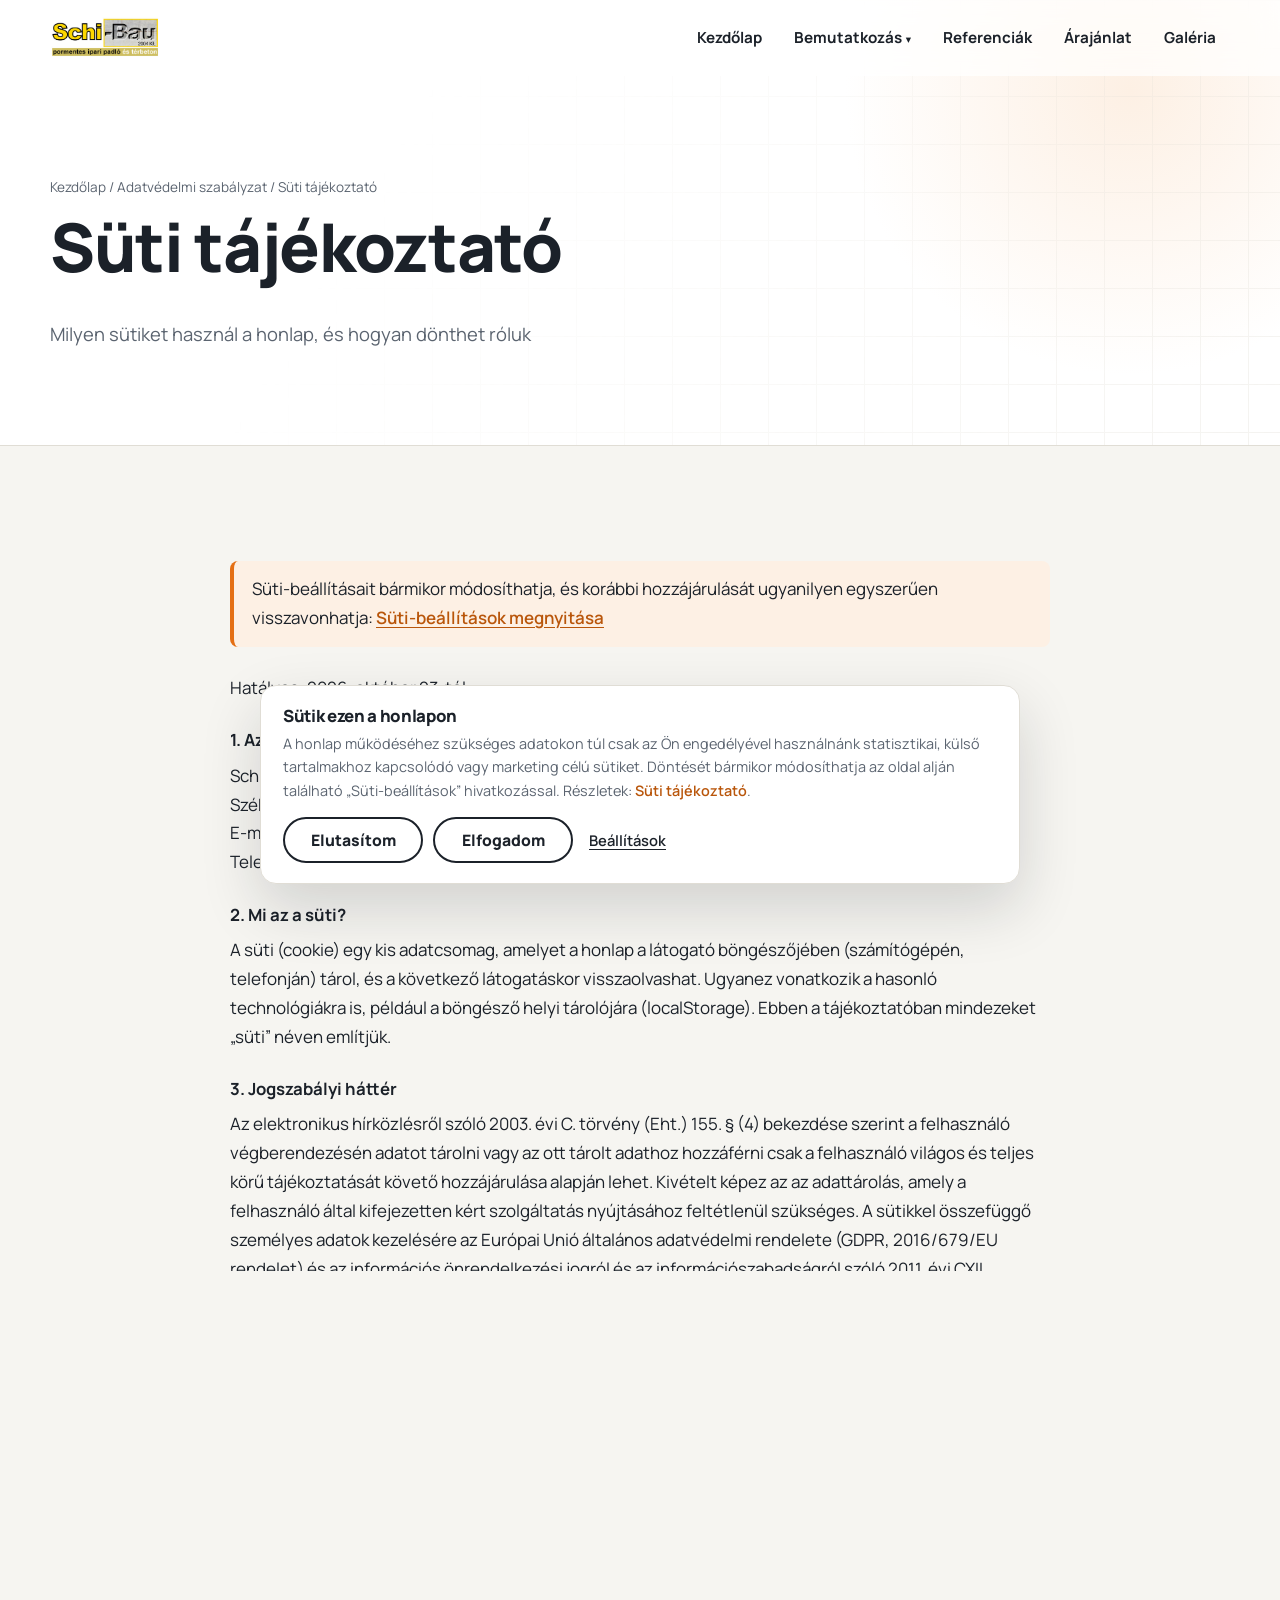
<file: suti-tajekoztato.html>
<!doctype html>
<html lang="hu">
<head>
<meta charset="utf-8">
<meta name="viewport" content="width=device-width, initial-scale=1">
<title>Süti tájékoztató – Schi-Bau 2004</title>
<meta name="description" content="A Schi-Bau 2004 Kft. honlapján használt sütik, a hozzájárulás megadása és visszavonása.">
<meta name="theme-color" content="#ffffff">
<meta property="og:title" content="Süti tájékoztató – Schi-Bau 2004">
<meta property="og:description" content="A Schi-Bau 2004 Kft. honlapján használt sütik, a hozzájárulás megadása és visszavonása.">
<meta property="og:type" content="website">
<meta property="og:locale" content="hu_HU">
<link rel="icon" href="favicon.svg" type="image/svg+xml">
<link rel="preload" href="fonts/manrope-latin-wght-normal.woff2" as="font" type="font/woff2" crossorigin>
<link rel="stylesheet" href="css/style.css">
</head>
<body>
<a class="sr-only" href="#main">Ugrás a tartalomra</a>
<header class="site-header">
  <div class="container">
    <a class="brand" href="index.html" aria-label="Schi-Bau 2004 – Kezdőlap">
      <img src="images/logo.jpg" data-orig="https://schi-bau.hu/wp-content/uploads/2017/08/Schi-Bau_fejlec.jpg" alt="Schi-Bau 2004" class="" loading="eager" decoding="async" onerror="if(this.dataset.orig&amp;&amp;this.src!==this.dataset.orig){this.src=this.dataset.orig}">
    </a>
    <button class="nav-toggle" type="button" aria-label="Menü" aria-controls="nav" aria-expanded="false"><span></span></button>
    <nav class="nav" id="nav" aria-label="Főmenü"><ul><li><a href="index.html">Kezdőlap</a></li><li class="has-sub"><a href="index.html#bemutatkozas">Bemutatkozás<span class="caret" aria-hidden="true">▾</span></a><ul class="sub"><li><a href="adatvedelem.html">Adatvédelmi és adatbiztonsági szabályzat</a><ul class="sub"><li><a href="adatvedelem-6-melleklet.html">Adatvédelmi és adatbiztonsági szabályzat 6.sz melléklet</a></li><li><a href="suti-tajekoztato.html" aria-current="page">Süti tájékoztató</a></li></ul></li></ul></li><li><a href="referenciak.html">Referenciák</a></li><li><a href="arajanlat.html">Árajánlat</a></li><li><a href="galeria.html">Galéria</a></li></ul></nav>
  </div>
</header>
<main id="main">
<section class="page-hero">
  <div class="container">
    <div class="breadcrumb reveal"><a href="index.html">Kezdőlap</a> / <a href="adatvedelem.html">Adatvédelmi szabályzat</a> / Süti tájékoztató</div>
    <h1 class="reveal" style="--d:.05s">Süti tájékoztató</h1>
    <p class="lead reveal" style="--d:.15s">Milyen sütiket használ a honlap, és hogyan dönthet róluk</p>
  </div>
</section>
<section class="section">
  <div class="container prose">
    <article class="policy">
<p class="policy-note">Süti-beállításait bármikor módosíthatja, és korábbi hozzájárulását ugyanilyen egyszerűen visszavonhatja: <button type="button" class="consent-link" data-consent-open>Süti-beállítások megnyitása</button></p>
<p>Hatályos: 2026. október 23-tól</p>

<h4>1. Az adatkezelő</h4>
<p>Schi-Bau 2004 Kft.<br>
Székhely: 8060 Mór, Gizella u. 7.<br>
E-mail: <a href="mailto:schibau2004@gmail.com">schibau2004@gmail.com</a><br>
Telefon: <a href="tel:+36309693550">+36-30/9693-550</a></p>

<h4>2. Mi az a süti?</h4>
<p>A süti (cookie) egy kis adatcsomag, amelyet a honlap a látogató böngészőjében (számítógépén, telefonján) tárol, és a következő látogatáskor visszaolvashat. Ugyanez vonatkozik a hasonló technológiákra is, például a böngésző helyi tárolójára (localStorage). Ebben a tájékoztatóban mindezeket „süti” néven említjük.</p>

<h4>3. Jogszabályi háttér</h4>
<p>Az elektronikus hírközlésről szóló 2003. évi C. törvény (Eht.) 155. § (4) bekezdése szerint a felhasználó végberendezésén adatot tárolni vagy az ott tárolt adathoz hozzáférni csak a felhasználó világos és teljes körű tájékoztatását követő hozzájárulása alapján lehet. Kivételt képez az az adattárolás, amely a felhasználó által kifejezetten kért szolgáltatás nyújtásához feltétlenül szükséges. A sütikkel összefüggő személyes adatok kezelésére az Európai Unió általános adatvédelmi rendelete (GDPR, 2016/679/EU rendelet) és az információs önrendelkezési jogról és az információszabadságról szóló 2011. évi CXII. törvény (Infotv.) is irányadó.</p>
<p>Ennek megfelelően a honlap</p>
<ul>
<li>a feltétlenül szükséges sütiken kívül semmilyen sütit nem helyez el és semmilyen külső szkriptet vagy beágyazott tartalmat nem tölt be az Ön előzetes hozzájárulása nélkül;</li>
<li>a hozzájárulást kategóriánként, külön-külön kéri, a kategóriák alapértelmezetten ki vannak kapcsolva;</li>
<li>az elfogadás és az elutasítás ugyanolyan könnyen, egy kattintással lehetséges;</li>
<li>a hozzájárulás bármikor, ugyanolyan egyszerűen visszavonható, mint ahogy megadta. A visszavonás nem érinti a visszavonás előtti adatkezelés jogszerűségét.</li>
</ul>

<h4>4. A honlapon használt sütik</h4>
<p><strong>Feltétlenül szükséges sütik</strong> – ezek nélkül a honlap nem működik megfelelően, ezért nem kapcsolhatók ki, és nem igényelnek hozzájárulást (Eht. 155. § (4)).</p>
<div class="table-wrap"><table class="cookie-table">
<thead><tr><th>Név</th><th>Típus</th><th>Cél</th><th>Időtartam</th><th>Szolgáltató</th></tr></thead>
<tbody><tr><td><code>sb-consent</code></td><td>helyi tárolás (localStorage)</td><td>Megjegyzi, hogy Ön mely sütikategóriákhoz járult hozzá, és mikor. Személyazonosításra alkalmas adatot nem tartalmaz.</td><td>12 hónap, utána újra megkérdezzük</td><td>Schi-Bau 2004 Kft. (saját)</td></tr></tbody>
</table></div>
<p>Jogalap: a hozzájárulás igazolására vonatkozó kötelezettség teljesítése (GDPR 6. cikk (1) c) pont és 7. cikk (1) bekezdés). Az adat kizárólag az Ön böngészőjében tárolódik, azt nem továbbítjuk.</p>

<p><strong>Statisztikai sütik</strong> – a honlap jelenleg <em>nem használ</em> statisztikai (látogatásmérő) sütiket.</p>
<p><strong>Külső tartalmak és marketing sütik</strong> – a honlap jelenleg <em>nem használ</em> hirdetési sütiket, és nem tölt be harmadik féltől származó beágyazott tartalmat (pl. YouTube-videót, térképet, közösségi média gombot). A galériában látható videók és a betűtípusok is a honlap saját tárhelyéről töltődnek be.</p>
<p>Ha a jövőben ilyen sütik vagy szolgáltatások bekerülnek, ezt a tájékoztatót frissítjük, és a honlap újra kéri az Ön hozzájárulását. Ezek a szolgáltatások hozzájárulás nélkül nem töltődnek be.</p>

<h4>5. Tárhelyszolgáltató</h4>
<p>A honlapot a GitHub Pages szolgáltatás tárolja (GitHub, Inc., 88 Colin P. Kelly Jr. Street, San Francisco, CA 94107, USA). A tárhelyszolgáltató a honlap kiszolgálásához és biztonságos működtetéséhez a látogatók IP-címét a szervernaplóban rögzítheti; ez sütit nem helyez el a látogató eszközén. A GitHub, Inc. részt vesz az EU–USA adatvédelmi keretrendszerben (Data Privacy Framework). Részletek: <a href="https://docs.github.com/en/site-policy/privacy-policies/github-general-privacy-statement" target="_blank" rel="noopener">GitHub adatvédelmi nyilatkozat</a>.</p>

<h4>6. Hogyan módosíthatja a beállításokat?</h4>
<p>A honlap minden oldalának alján található „Süti-beállítások” hivatkozással bármikor megnyithatja a beállításokat, ahol kategóriánként engedélyezheti vagy letilthatja a sütiket. Ha egy korábban engedélyezett kategóriát letilt, a honlap a hozzá tartozó sütiket törli.</p>
<p>A sütiket a böngészője beállításaiban is törölheti vagy letilthatja:</p>
<ul>
<li><a href="https://support.google.com/chrome/answer/95647?hl=hu" target="_blank" rel="noopener">Google Chrome</a></li>
<li><a href="https://support.mozilla.org/hu/kb/sutik-informacio-amelyet-weboldalak-tarolnak-szami" target="_blank" rel="noopener">Mozilla Firefox</a></li>
<li><a href="https://support.microsoft.com/hu-hu/microsoft-edge/cookie-k-t%C3%B6rl%C3%A9se-a-microsoft-edge-ben-63947406-40ac-c3b8-57b9-2a946a29ae09" target="_blank" rel="noopener">Microsoft Edge</a></li>
<li><a href="https://support.apple.com/hu-hu/guide/safari/sfri11471/mac" target="_blank" rel="noopener">Apple Safari</a></li>
</ul>

<h4>7. Az Ön jogai és jogorvoslati lehetőségei</h4>
<p>Ön jogosult tájékoztatást kérni személyes adatai kezeléséről, kérheti azok helyesbítését, törlését vagy kezelésének korlátozását, tiltakozhat az adatkezelés ellen, és bármikor visszavonhatja hozzájárulását (GDPR 15–21. cikk). Kérelmét a fenti elérhetőségeken nyújthatja be; azt legfeljebb egy hónapon belül megválaszoljuk.</p>
<p>Ha úgy érzi, hogy adatai kezelése jogsértő, panaszt tehet a Nemzeti Adatvédelmi és Információszabadság Hatóságnál:</p>
<p>Nemzeti Adatvédelmi és Információszabadság Hatóság (NAIH)<br>
Cím: 1055 Budapest, Falk Miksa utca 9–11.<br>
Postacím: 1363 Budapest, Pf. 9.<br>
Telefon: +36 1 391 1400<br>
E-mail: <a href="mailto:ugyfelszolgalat@naih.hu">ugyfelszolgalat@naih.hu</a><br>
Honlap: <a href="https://naih.hu" target="_blank" rel="noopener">naih.hu</a></p>
<p>Jogai megsértése esetén bírósághoz is fordulhat; a pert lakóhelye vagy tartózkodási helye szerinti törvényszék előtt is megindíthatja.</p>

<p class="policy-link"><a href="adatvedelem.html">← Adatvédelmi és adatbiztonsági szabályzat</a><br><a href="adatvedelem-6-melleklet.html">← 6. sz. melléklet: Honlapon történő adatkezelés</a></p>
    </article>
  </div>
</section>
</main>
<footer class="site-footer">
  <div class="container">
    <div class="footer-grid">
      <div>
        <h3>Kapcsolat</h3>
        <ul>
          <li>Székhely: 8060 Mór, Gizella u. 7.</li>
          <li>Telephely: 8060 Mór, Rákóczi u. 30.</li>
          <li>Email: <a href="mailto:schibau2004@gmail.com">schibau2004@gmail.com</a></li>
          <li>Mobil: <a href="tel:+36309693550">+36-30/9693-550</a></li>
        </ul>
      </div>
      <div>
        <h3>Oldalak</h3>
        <ul>
          <li><a href="index.html#bemutatkozas">Bemutatkozás</a></li>
          <li><a href="referenciak.html">Referenciák</a></li>
          <li><a href="index.html">Kezdőlap</a></li>
          <li><a href="galeria.html">Galéria</a></li>
          <li><a href="arajanlat.html">Árajánlat</a></li>
          <li><a href="adatvedelem.html">Adatvédelmi és adatbiztonsági szabályzat</a>
            <ul><li><a href="adatvedelem-6-melleklet.html">Adatvédelmi és adatbiztonsági szabályzat 6.sz melléklet</a></li><li><a href="suti-tajekoztato.html">Süti tájékoztató</a></li></ul>
          </li>
        </ul>
      </div>
      <div>
        <h3>Árajánlat</h3>
        <p>Ipari padló, út- vagy térbeton? Írjon nekünk, és elkészítjük az ajánlatot.</p>
        <a class="btn btn--primary" href="arajanlat.html">Ajánlatot kérek <span class="arrow">→</span></a>
      </div>
    </div>
    <div class="footer-bottom">
      <span>© 2004–2026 Schi-Bau 2004 Kft.</span>
      <span>Mór · Ipari padlók, út- és térbetonok · <a href="suti-tajekoztato.html">Süti tájékoztató</a> · <button type="button" class="consent-link" data-consent-open>Süti-beállítások</button></span>
    </div>
  </div>
</footer>
<button class="to-top" type="button" aria-label="Vissza a lap tetejére">↑</button>
<script src="js/consent.js" defer></script>
<script src="js/main.js" defer></script>
</body>
</html>
</file>
<file: css/style.css>
/* SCHI-BAU 2004 Kft. – világos téma */
@view-transition { navigation: auto; }

/* Manrope betűtípus saját tárhelyről (nincs adatküldés a Google felé), SIL Open Font License: fonts/OFL.txt */
@font-face {
  font-family: "Manrope"; font-style: normal; font-weight: 200 800; font-display: swap;
  src: url(../fonts/manrope-latin-ext-wght-normal.woff2) format("woff2");
  unicode-range: U+0100-02BA, U+02BD-02C5, U+02C7-02CC, U+02CE-02D7, U+02DD-02FF, U+0304, U+0308, U+0329, U+1D00-1DBF, U+1E00-1E9F, U+1EF2-1EFF, U+2020, U+20A0-20AB, U+20AD-20C0, U+2113, U+2C60-2C7F, U+A720-A7FF;
}
@font-face {
  font-family: "Manrope"; font-style: normal; font-weight: 200 800; font-display: swap;
  src: url(../fonts/manrope-latin-wght-normal.woff2) format("woff2");
  unicode-range: U+0000-00FF, U+0131, U+0152-0153, U+02BB-02BC, U+02C6, U+02DA, U+02DC, U+0304, U+0308, U+0329, U+2000-206F, U+20AC, U+2122, U+2191, U+2193, U+2212, U+2215, U+FEFF, U+FFFD;
}

:root {
  --bg: #f6f5f1;
  --surface: #ffffff;
  --surface-2: #eeece6;
  --ink: #1b2129;
  --muted: #5b6470;
  --line: #e0ddd5;
  --accent: #e46f14;
  --accent-ink: #b9560b;
  --accent-soft: #fdf0e4;
  --steel: #2c4a73;
  --radius: 18px;
  --shadow: 0 1px 2px rgba(20, 24, 31, .05), 0 8px 28px rgba(20, 24, 31, .07);
  --shadow-lg: 0 24px 60px rgba(20, 24, 31, .16);
  --ease: cubic-bezier(.22, .8, .24, 1);
  --max: 1180px;
  --header-h: 76px;
}

*, *::before, *::after { box-sizing: border-box; }
html { scroll-behavior: smooth; -webkit-text-size-adjust: 100%; overflow-x: clip; }
body {
  margin: 0;
  font-family: "Manrope", system-ui, -apple-system, "Segoe UI", Roboto, sans-serif;
  font-size: 17px;
  line-height: 1.65;
  color: var(--ink);
  background: var(--bg);
  overflow-x: clip;
  animation: page-in .6s var(--ease) both;
}
img, video { max-width: 100%; display: block; }
a { color: var(--accent-ink); text-decoration: none; }
a:hover { text-decoration: underline; }
h1, h2, h3 { line-height: 1.15; letter-spacing: -.02em; margin: 0 0 .5em; }
h1 { font-size: clamp(2.2rem, 5.4vw, 4.2rem); font-weight: 800; }
h2 { font-size: clamp(1.7rem, 3.4vw, 2.6rem); font-weight: 800; }
h3 { font-size: 1.2rem; font-weight: 700; }
p { margin: 0 0 1em; }

.container { width: min(var(--max), 100% - 32px); margin-inline: auto; }
.section { padding: clamp(64px, 9vw, 120px) 0; }
.section--alt { background: var(--surface); }
.eyebrow {
  display: inline-flex; align-items: center; gap: 10px;
  font-size: .78rem; font-weight: 800; letter-spacing: .16em; text-transform: uppercase;
  color: var(--accent-ink); margin-bottom: 14px;
}
.eyebrow::before { content: ""; width: 28px; height: 2px; background: var(--accent); }
.lead { font-size: 1.15rem; color: var(--muted); max-width: 62ch; }

/* ---------- Fejléc ---------- */
.site-header {
  position: fixed; inset: 0 0 auto 0; z-index: 50;
  height: var(--header-h);
  display: flex; align-items: center;
  background: rgba(255, 255, 255, .72);
  backdrop-filter: saturate(1.4) blur(14px);
  -webkit-backdrop-filter: saturate(1.4) blur(14px);
  border-bottom: 1px solid transparent;
  transition: height .35s var(--ease), box-shadow .35s var(--ease), border-color .35s;
  view-transition-name: site-header;
}
.site-header.is-scrolled { height: 62px; border-color: var(--line); box-shadow: 0 6px 24px rgba(20, 24, 31, .06); }
.site-header .container { display: flex; align-items: center; justify-content: space-between; gap: 24px; }
.brand { display: flex; align-items: center; gap: 12px; color: var(--ink); font-weight: 800; letter-spacing: -.01em; }
.brand:hover { text-decoration: none; }
.brand img { height: 42px; width: auto; border-radius: 6px; transition: height .35s var(--ease); }
.is-scrolled .brand img { height: 36px; }
.brand-mark {
  width: 40px; height: 40px; border-radius: 10px; display: grid; place-items: center;
  background: linear-gradient(135deg, var(--accent), #f39a3d); color: #fff; font-size: .95rem;
}
.brand-text small { display: block; font-size: .7rem; font-weight: 600; color: var(--muted); letter-spacing: .08em; text-transform: uppercase; }

.nav ul { list-style: none; margin: 0; padding: 0; display: flex; gap: 4px; align-items: center; }
.nav a {
  position: relative; display: block; padding: 10px 14px; border-radius: 10px;
  font-weight: 700; font-size: .95rem; color: var(--ink);
  transition: background .25s, color .25s;
}
.nav a:hover { text-decoration: none; background: var(--surface-2); }
.nav a[aria-current="page"] { color: var(--accent-ink); }
.nav a[aria-current="page"]::after {
  content: ""; position: absolute; left: 14px; right: 14px; bottom: 4px; height: 2px;
  background: var(--accent); border-radius: 2px; animation: grow .5s var(--ease) both;
}
.nav .has-sub { position: relative; }
.nav .has-sub > a::after { content: none; }
.nav .caret { display: inline-block; margin-left: 4px; transition: transform .25s; font-size: .7em; }
.nav .has-sub:hover .caret, .nav .has-sub:focus-within .caret { transform: rotate(180deg); }
.nav .sub {
  position: absolute; top: calc(100% + 6px); left: 0; min-width: 300px;
  display: block; padding: 8px; background: var(--surface); border: 1px solid var(--line);
  border-radius: 14px; box-shadow: var(--shadow-lg);
  opacity: 0; visibility: hidden; transform: translateY(8px);
  transition: opacity .25s, transform .25s var(--ease), visibility .25s;
}
.nav .sub .sub { position: static; box-shadow: none; border: 0; padding: 0 0 0 14px; opacity: 1; visibility: inherit; transform: none; min-width: 0; }
.nav .has-sub:hover > .sub, .nav .has-sub:focus-within > .sub { opacity: 1; visibility: visible; transform: none; }
.nav .sub a { font-weight: 600; font-size: .9rem; }
.nav .cta { background: var(--accent); color: #fff; margin-left: 8px; box-shadow: 0 6px 18px rgba(228, 111, 20, .3); }
.nav .cta:hover { background: var(--accent-ink); color: #fff; }
.nav .cta[aria-current="page"] { color: #fff; }
.nav .cta[aria-current="page"]::after { content: none; }

.nav-toggle {
  display: none; width: 44px; height: 44px; border: 1px solid var(--line); border-radius: 12px;
  background: var(--surface); cursor: pointer; position: relative;
}
.nav-toggle span, .nav-toggle span::before, .nav-toggle span::after {
  position: absolute; left: 12px; width: 18px; height: 2px; background: var(--ink); border-radius: 2px;
  transition: transform .3s var(--ease), opacity .2s; content: "";
}
.nav-toggle span { top: 21px; }
.nav-toggle span::before { left: 0; top: -6px; }
.nav-toggle span::after { left: 0; top: 6px; }
.nav-open .nav-toggle span { background: transparent; }
.nav-open .nav-toggle span::before { transform: translateY(6px) rotate(45deg); }
.nav-open .nav-toggle span::after { transform: translateY(-6px) rotate(-45deg); }

@media (max-width: 960px) {
  .nav-toggle { display: block; }
  .nav {
    position: fixed; inset: var(--header-h) 0 auto 0; max-height: calc(100vh - var(--header-h)); overflow: auto;
    background: var(--surface); border-bottom: 1px solid var(--line); box-shadow: var(--shadow-lg);
    clip-path: inset(0 0 100% 0); transition: clip-path .45s var(--ease);
  }
  .is-scrolled .nav { top: 62px; }
  .nav-open .nav { clip-path: inset(0 0 0 0); }
  .nav ul { flex-direction: column; align-items: stretch; padding: 12px 16px 20px; gap: 2px; }
  .nav .sub { position: static; opacity: 1; visibility: visible; transform: none; box-shadow: none; border: 0; padding: 0 0 0 16px; min-width: 0; }
  .nav .caret { display: none; }
  .nav .cta { margin: 8px 0 0; text-align: center; }
}

/* ---------- Hős / Hero ---------- */
.hero {
  position: relative; min-height: min(92vh, 860px); display: flex; align-items: flex-end;
  padding: calc(var(--header-h) + 40px) 0 clamp(48px, 8vw, 96px);
  overflow: hidden; isolation: isolate; color: #fff;
}
.hero-slides { position: absolute; inset: 0; z-index: -2; background: #2a2f36; }
.hero-slides img {
  position: absolute; inset: 0; width: 100%; height: 100%; object-fit: cover;
  opacity: 0; transform: scale(1.12);
  transition: opacity 1.6s ease;
}
.hero-slides img.is-active { opacity: 1; animation: kenburns 9s linear both; }
.hero::after {
  content: ""; position: absolute; inset: 0; z-index: -1;
  background:
    linear-gradient(180deg, rgba(14, 18, 24, .35) 0%, rgba(14, 18, 24, .05) 35%, rgba(14, 18, 24, .72) 100%),
    linear-gradient(90deg, rgba(14, 18, 24, .55), transparent 70%);
}
.hero h1 { max-width: 15ch; text-wrap: balance; }
.hero .lead { color: rgba(255, 255, 255, .88); }
.hero-actions { display: flex; flex-wrap: wrap; gap: 12px; margin-top: 28px; }
.hero-dots { position: absolute; right: 24px; bottom: 28px; display: flex; gap: 8px; }
.hero-dots button {
  width: 34px; height: 4px; border: 0; padding: 0; border-radius: 4px; cursor: pointer;
  background: rgba(255, 255, 255, .35); overflow: hidden; position: relative;
}
.hero-dots button.is-active::after {
  content: ""; position: absolute; inset: 0; background: #fff; transform-origin: left; animation: progress 6s linear both;
}

.page-hero {
  position: relative; overflow: hidden; isolation: isolate;
  padding: calc(var(--header-h) + clamp(56px, 8vw, 100px)) 0 clamp(48px, 6vw, 80px);
  background: var(--surface);
  border-bottom: 1px solid var(--line);
}
.page-hero::before {
  content: ""; position: absolute; z-index: -1; width: 620px; height: 620px; right: -160px; top: -220px;
  background: radial-gradient(circle, var(--accent-soft), transparent 65%);
  animation: float 14s ease-in-out infinite alternate;
}
.page-hero::after {
  content: ""; position: absolute; z-index: -1; inset: 0;
  background-image: linear-gradient(var(--line) 1px, transparent 1px), linear-gradient(90deg, var(--line) 1px, transparent 1px);
  background-size: 48px 48px; opacity: .35;
  mask-image: linear-gradient(120deg, transparent 30%, #000 100%);
  -webkit-mask-image: linear-gradient(120deg, transparent 30%, #000 100%);
}
.breadcrumb { font-size: .85rem; color: var(--muted); margin-bottom: 10px; }
.breadcrumb a { color: var(--muted); }

/* ---------- Gombok ---------- */
.btn {
  display: inline-flex; align-items: center; gap: 10px;
  padding: 14px 24px; border-radius: 999px; font-weight: 800; font-size: .98rem;
  border: 2px solid transparent; cursor: pointer; font-family: inherit;
  transition: transform .25s var(--ease), box-shadow .25s, background .25s, color .25s;
}
.btn:hover { text-decoration: none; transform: translateY(-2px); }
.btn--primary { background: var(--accent); color: #fff; box-shadow: 0 10px 26px rgba(228, 111, 20, .35); }
.btn--primary:hover { background: var(--accent-ink); }
.btn--ghost { border-color: rgba(255, 255, 255, .55); color: #fff; }
.btn--ghost:hover { background: rgba(255, 255, 255, .14); }
.btn--outline { border-color: var(--ink); color: var(--ink); }
.btn--outline:hover { background: var(--ink); color: #fff; }
.btn .arrow { transition: transform .25s var(--ease); }
.btn:hover .arrow { transform: translateX(4px); }

/* ---------- Statisztika ---------- */
.stats { margin-top: -56px; position: relative; z-index: 2; }
.stats-grid {
  display: grid; grid-template-columns: repeat(4, 1fr); gap: 1px;
  background: var(--line); border-radius: var(--radius); overflow: hidden; box-shadow: var(--shadow-lg);
}
.stat { background: var(--surface); padding: 28px 24px; }
.stat strong { display: block; font-size: clamp(1.8rem, 3.4vw, 2.6rem); font-weight: 800; letter-spacing: -.03em; color: var(--ink); line-height: 1.1; }
.stat strong em { font-style: normal; color: var(--accent); }
.stat > span { color: var(--muted); font-size: .92rem; font-weight: 600; }
@media (max-width: 760px) { .stats-grid { grid-template-columns: repeat(2, 1fr); } .stats { margin-top: -28px; } .hero { padding-bottom: 72px; } }

/* ---------- Bemutatkozás ---------- */
.split { display: grid; grid-template-columns: 1.05fr .95fr; gap: clamp(32px, 6vw, 80px); align-items: center; }
@media (max-width: 900px) { .split { grid-template-columns: 1fr; } }
.media-stack { position: relative; aspect-ratio: 4 / 4.2; }
.media-stack figure { position: absolute; margin: 0; border-radius: var(--radius); overflow: hidden; box-shadow: var(--shadow-lg); background: var(--surface-2); }
.media-stack figure img { width: 100%; height: 100%; object-fit: cover; transition: transform 1.2s var(--ease); }
.media-stack figure:hover img { transform: scale(1.06); }
.media-stack .m1 { inset: 0 18% 22% 0; }
.media-stack .m2 { inset: 46% 0 0 34%; border: 6px solid var(--bg); }
.media-stack .badge {
  position: absolute; left: 6%; bottom: 4%; z-index: 2; background: var(--accent); color: #fff;
  padding: 16px 20px; border-radius: 14px; font-weight: 800; line-height: 1.2; box-shadow: var(--shadow-lg);
  animation: bob 5s ease-in-out infinite;
}
.media-stack .badge b { display: block; font-size: 2rem; }

.checklist { list-style: none; padding: 0; margin: 24px 0 0; display: grid; gap: 12px; }
.checklist li { display: flex; gap: 12px; align-items: flex-start; }
.checklist li::before {
  content: ""; flex: none; width: 22px; height: 22px; margin-top: 3px; border-radius: 50%;
  background: var(--accent-soft) url("data:image/svg+xml,%3Csvg xmlns='http://www.w3.org/2000/svg' viewBox='0 0 24 24' fill='none' stroke='%23e46f14' stroke-width='3' stroke-linecap='round' stroke-linejoin='round'%3E%3Cpath d='M5 12l5 5L20 7'/%3E%3C/svg%3E") center / 13px no-repeat;
}

/* ---------- Szolgáltatás kártyák ---------- */
.cards { display: grid; grid-template-columns: repeat(auto-fit, minmax(250px, 1fr)); gap: 20px; margin-top: 40px; }
.card {
  position: relative; background: var(--bg); border: 1px solid var(--line); border-radius: var(--radius);
  padding: 28px; transition: transform .35s var(--ease), box-shadow .35s, border-color .35s; overflow: hidden;
}
.section--alt .card { background: var(--bg); }
.card:hover { transform: translateY(-6px); box-shadow: var(--shadow-lg); border-color: transparent; }
.card::after {
  content: ""; position: absolute; left: 0; right: 0; bottom: 0; height: 3px; background: var(--accent);
  transform: scaleX(0); transform-origin: left; transition: transform .45s var(--ease);
}
.card:hover::after { transform: scaleX(1); }
.card .icon {
  width: 52px; height: 52px; border-radius: 14px; display: grid; place-items: center; margin-bottom: 18px;
  background: var(--surface); color: var(--accent); box-shadow: var(--shadow);
}
.card p { color: var(--muted); margin: 0; font-size: .98rem; }

/* ---------- Képek / Galéria ---------- */
.gallery { display: grid; grid-template-columns: repeat(auto-fill, minmax(240px, 1fr)); gap: 16px; }
.gallery--feature { grid-template-columns: repeat(4, 1fr); grid-auto-rows: 220px; }
.gallery--feature a:first-child { grid-column: span 2; grid-row: span 2; }
@media (max-width: 760px) { .gallery--feature { grid-template-columns: repeat(2, 1fr); grid-auto-rows: 160px; } }
.gallery a {
  position: relative; display: block; border-radius: 14px; overflow: hidden; background: var(--surface-2);
  aspect-ratio: 4 / 3; box-shadow: var(--shadow);
}
.gallery--feature a { aspect-ratio: auto; }
.gallery img { width: 100%; height: 100%; object-fit: cover; transition: transform .9s var(--ease), filter .5s; }
.gallery a::after {
  content: "+"; position: absolute; inset: auto 14px 14px auto; width: 40px; height: 40px; border-radius: 50%;
  display: grid; place-items: center; background: rgba(255, 255, 255, .92); color: var(--ink); font-size: 1.4rem; font-weight: 700;
  opacity: 0; transform: scale(.6); transition: opacity .3s, transform .35s var(--ease);
}
.gallery a:hover img { transform: scale(1.08); }
.gallery a:hover::after { opacity: 1; transform: none; }
.gallery-group + .gallery-group { margin-top: 56px; }
.gallery-group h2 { font-size: 1.6rem; }
.gallery-group .count { color: var(--muted); font-weight: 600; font-size: 1rem; margin-left: 8px; }
.videos { display: grid; grid-template-columns: repeat(auto-fit, minmax(300px, 1fr)); gap: 16px; }
.videos video { width: 100%; border-radius: 14px; background: #111; aspect-ratio: 16 / 9; box-shadow: var(--shadow); }

/* Képbetöltés: finom felúszás */
img.lazy-fade { opacity: 0; transition: opacity .8s ease, transform .9s var(--ease), filter .5s; }
img.lazy-fade.is-loaded { opacity: 1; }

/* Lightbox */
.lightbox {
  position: fixed; inset: 0; z-index: 100; display: grid; place-items: center; padding: 24px;
  background: rgba(246, 245, 241, .94); backdrop-filter: blur(10px); -webkit-backdrop-filter: blur(10px);
  opacity: 0; visibility: hidden; transition: opacity .35s, visibility .35s;
}
.lightbox.is-open { opacity: 1; visibility: visible; }
.lightbox figure { margin: 0; max-width: min(1200px, 100%); }
.lightbox img {
  max-height: 82vh; width: auto; margin: auto; border-radius: 14px; box-shadow: var(--shadow-lg);
  transform: scale(.94); opacity: 0; transition: transform .45s var(--ease), opacity .45s;
}
.lightbox.is-open img.is-ready { transform: none; opacity: 1; }
.lightbox figcaption { text-align: center; margin-top: 14px; color: var(--muted); font-weight: 600; }
.lightbox button {
  position: absolute; width: 52px; height: 52px; border-radius: 50%; border: 1px solid var(--line);
  background: var(--surface); color: var(--ink); font-size: 1.4rem; cursor: pointer; box-shadow: var(--shadow);
  transition: transform .25s var(--ease), background .25s;
}
.lightbox button:hover { transform: scale(1.08); background: var(--accent); color: #fff; border-color: var(--accent); }
.lightbox .lb-close { top: 20px; right: 20px; }
.lightbox .lb-prev { left: 20px; top: 50%; translate: 0 -50%; }
.lightbox .lb-next { right: 20px; top: 50%; translate: 0 -50%; }
@media (max-width: 640px) { .lightbox .lb-prev, .lightbox .lb-next { top: auto; bottom: 20px; translate: none; } }

/* ---------- Referenciák ---------- */
.ref-tools { display: flex; flex-wrap: wrap; gap: 12px; align-items: center; justify-content: space-between; margin-bottom: 28px; }
.chips { display: flex; flex-wrap: wrap; gap: 8px; }
.chip {
  border: 1px solid var(--line); background: var(--surface); color: var(--ink); font: inherit; font-weight: 700; font-size: .9rem;
  padding: 9px 16px; border-radius: 999px; cursor: pointer; transition: background .25s, color .25s, border-color .25s, transform .2s;
}
.chip:hover { transform: translateY(-1px); border-color: var(--ink); }
.chip.is-active { background: var(--ink); color: #fff; border-color: var(--ink); }
.chip .n { opacity: .6; margin-left: 4px; font-weight: 600; }
.search {
  position: relative; flex: 1 1 260px; max-width: 360px;
}
.search input {
  width: 100%; padding: 12px 16px 12px 44px; border-radius: 999px; border: 1px solid var(--line);
  background: var(--surface); font: inherit; font-size: .95rem; transition: border-color .25s, box-shadow .25s;
}
.search input:focus { outline: none; border-color: var(--accent); box-shadow: 0 0 0 4px var(--accent-soft); }
.search svg { position: absolute; left: 16px; top: 50%; translate: 0 -50%; color: var(--muted); }
.ref-summary { color: var(--muted); font-weight: 600; margin-bottom: 18px; }
.ref-grid { display: grid; grid-template-columns: repeat(auto-fill, minmax(280px, 1fr)); gap: 14px; }
.ref {
  background: var(--surface); border: 1px solid var(--line); border-radius: 14px; padding: 18px 20px;
  display: flex; flex-direction: column; gap: 6px;
  transition: transform .3s var(--ease), box-shadow .3s, border-color .3s, opacity .3s;
}
.ref:hover { transform: translateY(-3px); box-shadow: var(--shadow); border-color: transparent; }
.ref .place { font-size: .76rem; font-weight: 800; letter-spacing: .1em; text-transform: uppercase; color: var(--accent-ink); }
.ref .title { font-weight: 700; line-height: 1.35; }
.ref .area { margin-top: auto; padding-top: 8px; display: flex; align-items: baseline; justify-content: space-between; gap: 8px; }
.ref .area b { font-size: 1.25rem; letter-spacing: -.02em; }
.ref .tag { font-size: .75rem; font-weight: 700; padding: 3px 10px; border-radius: 999px; background: var(--surface-2); color: var(--muted); white-space: nowrap; }
.ref.is-hidden { display: none; }
.ref.pop { animation: pop .45s var(--ease) both; }
.empty { display: none; padding: 40px; text-align: center; color: var(--muted); border: 1px dashed var(--line); border-radius: 14px; }

/* Futó referencia szalag */
.marquee { overflow: hidden; padding: 22px 0; border-block: 1px solid var(--line); background: var(--surface); mask-image: linear-gradient(90deg, transparent, #000 8%, #000 92%, transparent); -webkit-mask-image: linear-gradient(90deg, transparent, #000 8%, #000 92%, transparent); }
.marquee-track { display: flex; gap: 48px; width: max-content; animation: marquee 60s linear infinite; }
.marquee:hover .marquee-track { animation-play-state: paused; }
.marquee span { font-weight: 800; color: var(--muted); white-space: nowrap; font-size: 1.05rem; }
.marquee span b { color: var(--ink); }
.marquee span::after { content: "◆"; color: var(--accent); margin-left: 48px; font-size: .6rem; vertical-align: middle; }

/* ---------- Űrlap / Kapcsolat ---------- */
.contact-grid { display: grid; grid-template-columns: .9fr 1.1fr; gap: clamp(28px, 5vw, 64px); align-items: start; }
@media (max-width: 900px) { .contact-grid { grid-template-columns: 1fr; } }
.info-list { list-style: none; padding: 0; margin: 0; display: grid; gap: 14px; }
.info-list li {
  display: flex; gap: 16px; align-items: center; padding: 18px 20px; background: var(--surface);
  border: 1px solid var(--line); border-radius: 14px; transition: transform .3s var(--ease), box-shadow .3s;
}
.info-list li:hover { transform: translateX(4px); box-shadow: var(--shadow); }
.info-list .ic { flex: none; width: 44px; height: 44px; border-radius: 12px; display: grid; place-items: center; background: var(--accent-soft); color: var(--accent); }
.info-list small { display: block; color: var(--muted); font-weight: 700; font-size: .75rem; letter-spacing: .08em; text-transform: uppercase; }
.info-list a, .info-list span { color: var(--ink); font-weight: 700; }

.form { background: var(--surface); border: 1px solid var(--line); border-radius: var(--radius); padding: clamp(22px, 4vw, 40px); box-shadow: var(--shadow); }
.form .note { color: var(--muted); font-size: .92rem; }
.field { position: relative; margin-bottom: 18px; }
.field input, .field textarea {
  width: 100%; padding: 22px 16px 10px; border: 1px solid var(--line); border-radius: 12px; background: var(--bg);
  font: inherit; font-size: 1rem; color: var(--ink); transition: border-color .25s, box-shadow .25s, background .25s;
}
.field textarea { min-height: 170px; resize: vertical; }
.field label {
  position: absolute; left: 17px; top: 16px; color: var(--muted); font-weight: 600; pointer-events: none;
  transform-origin: left top; transition: transform .25s var(--ease), color .25s;
}
.field input:focus, .field textarea:focus { outline: none; border-color: var(--accent); background: var(--surface); box-shadow: 0 0 0 4px var(--accent-soft); }
.field input:focus + label, .field input:not(:placeholder-shown) + label,
.field textarea:focus + label, .field textarea:not(:placeholder-shown) + label { transform: translateY(-10px) scale(.78); color: var(--accent-ink); }
.consent { display: flex; gap: 10px; align-items: flex-start; font-size: .92rem; color: var(--muted); margin-bottom: 20px; }
.consent input { margin-top: 5px; accent-color: var(--accent); width: 18px; height: 18px; }
.form-status { margin-top: 14px; font-weight: 700; color: var(--steel); min-height: 1.5em; }

/* ---------- Jogi szöveg ---------- */
.prose { max-width: 820px; }
.prose h2 { font-size: 1.5rem; margin-top: 1.8em; }
.prose h3 { margin-top: 1.4em; }
.prose ol, .prose ul { padding-left: 1.3em; }
.prose li { margin-bottom: .35em; }
.toc { background: var(--surface); border: 1px solid var(--line); border-radius: var(--radius); padding: 24px 28px; margin-bottom: 32px; }
.toc ol { margin: 0; }
.notice {
  display: flex; gap: 14px; padding: 18px 20px; border-radius: 14px; background: var(--accent-soft);
  border: 1px solid #f6d4b5; color: #7a3f0c; margin-bottom: 32px; font-weight: 600;
}

/* ---------- CTA sáv ---------- */
.cta-band {
  position: relative; overflow: hidden; border-radius: 28px; padding: clamp(36px, 6vw, 72px);
  background: linear-gradient(120deg, var(--accent) 0%, #f2913a 100%); color: #fff;
  display: flex; flex-wrap: wrap; gap: 24px; align-items: center; justify-content: space-between;
}
.cta-band::before, .cta-band::after {
  content: ""; position: absolute; border-radius: 50%; background: rgba(255, 255, 255, .12);
  animation: float 10s ease-in-out infinite alternate;
}
.cta-band::before { width: 340px; height: 340px; right: -80px; top: -140px; }
.cta-band::after { width: 220px; height: 220px; right: 22%; bottom: -150px; animation-delay: -4s; }
.cta-band h2 { margin: 0; max-width: 20ch; position: relative; }
.cta-band .btn { background: #fff; color: var(--accent-ink); position: relative; }
.cta-band .btn:hover { background: var(--ink); color: #fff; }

/* ---------- Lábléc ---------- */
.site-footer { background: var(--surface); border-top: 1px solid var(--line); padding: 64px 0 28px; margin-top: 0; font-size: .95rem; }
.footer-grid { display: grid; grid-template-columns: 1.4fr 1fr 1fr; gap: 40px; }
@media (max-width: 820px) { .footer-grid { grid-template-columns: 1fr; } }
.site-footer h3 { font-size: .8rem; letter-spacing: .14em; text-transform: uppercase; color: var(--muted); }
.site-footer ul { list-style: none; padding: 0; margin: 0; display: grid; gap: 8px; }
.site-footer ul ul { padding-left: 14px; margin-top: 8px; }
.site-footer a { color: var(--ink); font-weight: 600; }
.footer-bottom { margin-top: 48px; padding-top: 22px; border-top: 1px solid var(--line); display: flex; flex-wrap: wrap; gap: 12px; justify-content: space-between; color: var(--muted); font-size: .88rem; }

/* Süti sáv */
/* Süti-hozzájárulás (js/consent.js) */
.consent-banner {
  position: fixed; left: 16px; right: 16px; bottom: 16px; z-index: 60; margin-inline: auto; max-width: 760px;
  background: var(--surface); color: var(--ink); padding: 20px 22px; border-radius: 16px;
  border: 1px solid var(--line); box-shadow: var(--shadow-lg);
  transform: translateY(140%); visibility: hidden; transition: transform .6s var(--ease), visibility 0s .6s;
}
.consent-banner.is-visible { transform: none; visibility: visible; transition: transform .6s var(--ease); }
.consent-banner .consent-title { font-size: 1.05rem; margin: 0 0 6px; }
.consent-banner p { margin: 0 0 14px; font-size: .9rem; color: var(--muted); }
.consent-banner a, .consent-panel a { color: var(--accent-ink); font-weight: 600; }
.consent-actions { display: flex; flex-wrap: wrap; gap: 10px; align-items: center; }
.consent-btn { padding: 10px 22px; border-color: var(--ink); background: var(--surface); color: var(--ink); min-width: 140px; justify-content: center; }
.consent-btn:hover { background: var(--ink); color: #fff; }
.consent-link { background: none; border: 0; padding: 10px 6px; font: inherit; font-size: .92rem; font-weight: 600; color: var(--ink); text-decoration: underline; text-underline-offset: 3px; cursor: pointer; }
.consent-link:hover { color: var(--accent-ink); }
.policy-note .consent-link { padding: 0; font-size: inherit; color: var(--accent-ink); }
.footer-bottom .consent-link { padding: 0; font-size: inherit; font-weight: 500; color: inherit; }
@media (max-width: 520px) { .consent-banner .consent-btn { flex: 1 1 0; min-width: 0; } }

.consent-modal {
  position: fixed; inset: 0; z-index: 80; display: grid; place-items: center; padding: 16px;
  background: rgba(20, 24, 31, .45); opacity: 0; transition: opacity .25s ease;
}
.consent-modal[hidden] { display: none; }
.consent-modal.is-visible { opacity: 1; }
html.consent-open { overflow: hidden; }
.consent-panel {
  position: relative; width: 100%; max-width: 640px; max-height: calc(100vh - 32px); overflow: auto;
  background: var(--surface); border-radius: var(--radius); padding: 28px 26px 24px; box-shadow: var(--shadow-lg);
}
.consent-panel h2 { margin: 0 40px 8px 0; font-size: 1.4rem; }
.consent-panel > p { color: var(--muted); font-size: .92rem; }
.consent-close { position: absolute; top: 14px; right: 14px; width: 40px; height: 40px; border-radius: 50%; border: 1px solid var(--line); background: var(--surface); font-size: 1.4rem; line-height: 1; cursor: pointer; color: var(--ink); }
.consent-close:hover { background: var(--surface-2); }
.consent-cat { border: 1px solid var(--line); border-radius: 12px; padding: 14px 16px; margin: 12px 0; }
.consent-cat-head { display: flex; justify-content: space-between; align-items: center; gap: 12px; }
.consent-cat-head label { font-weight: 700; }
.consent-cat p { margin: 6px 0 4px; font-size: .9rem; color: var(--muted); }
.consent-cat details { font-size: .86rem; }
.consent-cat summary { cursor: pointer; font-weight: 600; }
.consent-cat ul { margin: 6px 0 0; padding-left: 1.2em; }
.consent-cat .consent-none { font-style: italic; }
.consent-panel .consent-actions { margin-top: 18px; }
.consent-panel .consent-btn { flex: 1 1 160px; }

.consent-switch { position: relative; flex: none; width: 46px; height: 26px; }
.consent-switch input { position: absolute; inset: 0; width: 100%; height: 100%; margin: 0; opacity: 0; cursor: pointer; z-index: 1; }
.consent-switch span { position: absolute; inset: 0; border-radius: 999px; background: #c9c6be; transition: background .2s; }
.consent-switch span::after { content: ""; position: absolute; top: 3px; left: 3px; width: 20px; height: 20px; border-radius: 50%; background: #fff; box-shadow: 0 1px 3px rgba(0,0,0,.25); transition: transform .2s var(--ease); }
.consent-switch input:checked + span { background: var(--accent); }
.consent-switch input:checked + span::after { transform: translateX(20px); }
.consent-switch input:disabled { cursor: not-allowed; }
.consent-switch input:disabled + span { opacity: .55; }
.consent-switch input:focus-visible + span { outline: 3px solid var(--steel); outline-offset: 2px; }

/* Hozzájárulásig blokkolt beágyazás helye */
.consent-placeholder { display: grid; place-items: center; gap: 10px; padding: 28px; text-align: center; background: var(--surface-2); border-radius: 12px; color: var(--muted); font-size: .92rem; }

/* Süti táblázat */
.cookie-table { width: 100%; border-collapse: collapse; margin: 1em 0 1.6em; font-size: .92rem; }
.cookie-table th, .cookie-table td { text-align: left; vertical-align: top; padding: 10px 12px; border-bottom: 1px solid var(--line); }
.cookie-table th { background: var(--surface-2); font-weight: 700; }
.cookie-table code { white-space: nowrap; }
.table-wrap { overflow-x: auto; }
.policy-note { background: var(--accent-soft); border-left: 4px solid var(--accent); padding: 14px 18px; border-radius: 8px; margin-bottom: 1.6em; }

/* Vissza a tetejére */
.to-top {
  position: fixed; right: 20px; bottom: 20px; z-index: 40; width: 48px; height: 48px; border-radius: 50%;
  border: 0; background: var(--ink); color: #fff; cursor: pointer; box-shadow: var(--shadow-lg);
  opacity: 0; transform: translateY(20px) scale(.8); transition: opacity .3s, transform .35s var(--ease);
}
.to-top.is-visible { opacity: 1; transform: none; }
.consent-banner.is-visible ~ .to-top { opacity: 0; pointer-events: none; }

/* ---------- Animációk ---------- */
.reveal { opacity: 0; transform: translateY(32px); transition: opacity .9s var(--ease), transform .9s var(--ease); transition-delay: var(--d, 0s); }
.reveal--left { transform: translateX(-40px); }
.reveal--right { transform: translateX(40px); }
.reveal--zoom { transform: scale(.94); }
.reveal.is-in { opacity: 1; transform: none; }
.hero .reveal { transform: translateY(24px); }
@media (max-width: 900px) { .reveal--left, .reveal--right { transform: translateY(32px); } }

@keyframes page-in { from { opacity: 0; } to { opacity: 1; } }
@keyframes kenburns { from { transform: scale(1.12) translate(0, 0); } to { transform: scale(1.0) translate(-1.5%, -1%); } }
@keyframes progress { from { transform: scaleX(0); } to { transform: scaleX(1); } }
@keyframes grow { from { transform: scaleX(0); } to { transform: scaleX(1); } }
@keyframes float { from { transform: translate(0, 0) scale(1); } to { transform: translate(-40px, 30px) scale(1.08); } }
@keyframes bob { 0%, 100% { transform: translateY(0); } 50% { transform: translateY(-8px); } }
@keyframes pop { from { opacity: 0; transform: translateY(12px) scale(.97); } to { opacity: 1; transform: none; } }
@keyframes marquee { to { transform: translateX(-50%); } }

::view-transition-old(root) { animation: vt-out .35s var(--ease) both; }
::view-transition-new(root) { animation: vt-in .5s var(--ease) both; }
@keyframes vt-out { to { opacity: 0; transform: translateY(-12px); } }
@keyframes vt-in { from { opacity: 0; transform: translateY(16px); } }

body.is-leaving { opacity: 0; transition: opacity .3s ease; }

@media (prefers-reduced-motion: reduce) {
  *, *::before, *::after { animation-duration: .01ms !important; animation-iteration-count: 1 !important; transition-duration: .01ms !important; scroll-behavior: auto !important; }
  .reveal { opacity: 1; transform: none; }
}

:focus-visible { outline: 3px solid var(--accent); outline-offset: 3px; border-radius: 6px; }
.sr-only { position: absolute; width: 1px; height: 1px; overflow: hidden; clip: rect(0 0 0 0); white-space: nowrap; }

/* Adatvédelmi szabályzat szövege */
.policy { line-height: 1.7; }
.policy h2 { margin-top: 0; }
.policy h4 { font-size: 1.05rem; margin: 1.4em 0 .4em; }
.policy-link { margin-top: 2.5em; font-weight: 600; }
</file>
